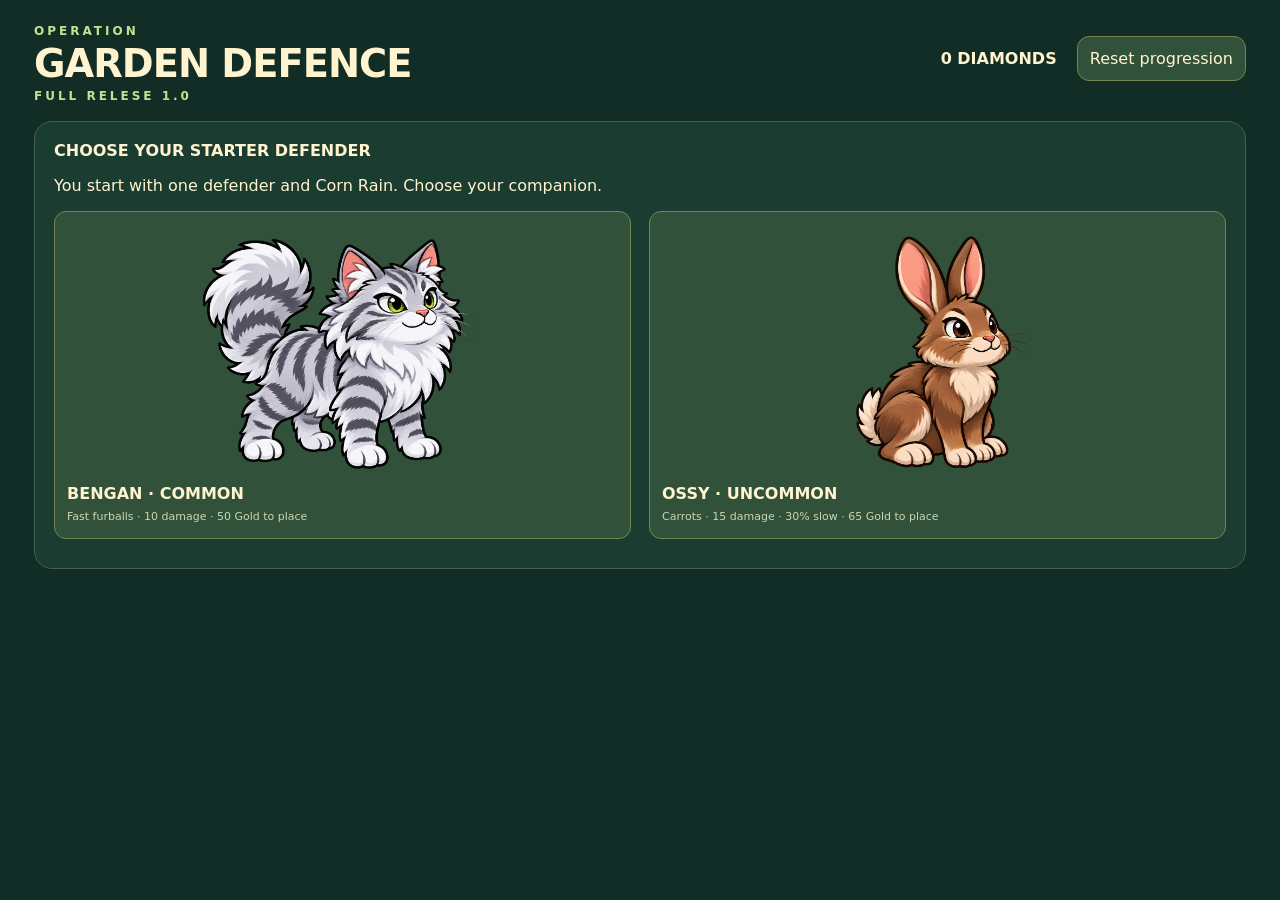
<file: garden-defence.html>
<!doctype html><html lang="en"><meta charset="utf-8"><meta name="viewport" content="width=device-width,initial-scale=1"><title>OPERATION GARDEN DEFENCE FULL RELESE 1.0</title><style>[hidden]{display:none!important}
*{box-sizing:border-box}body{margin:0;background:#112d26;color:#fff4cf;font-family:system-ui,sans-serif}main{max-width:1260px;margin:auto;padding:24px}header{display:flex;align-items:center;justify-content:space-between;margin-bottom:18px}h1{margin:3px 0;font-size:clamp(23px,3vw,40px);letter-spacing:-1px}.eyebrow{color:#bee492;font-size:12px;letter-spacing:3px;font-weight:800}.badge{background:#e6bd56;color:#24372b;padding:8px 15px;border-radius:8px;font-weight:900}.layout{display:grid;grid-template-columns:1fr 265px;gap:18px}.field{background:#234d36;border:2px solid #72945b;border-radius:18px;overflow:hidden;position:relative}canvas{width:100%;display:block;touch-action:none}.stats{display:flex;gap:24px;padding:15px 20px;background:#193b2c;font-weight:800}.panel{background:#1b3c31;padding:19px;border:1px solid #44624b;border-radius:18px}h2{font-size:16px;margin:0 0 14px}button{font:inherit;cursor:pointer;color:inherit;border:1px solid #718653;background:#31513a;border-radius:12px;padding:12px;text-align:left;width:100%;margin-bottom:10px}button:hover,button.selected{background:#496b40;border-color:#f4d277}button strong{display:block}button small{display:block;margin-top:6px;color:#cad7b2;font-size:11px;line-height:1.5}.primary{background:#efd16c;color:#243b2c;text-align:center;font-weight:900}.primary:hover{background:#ffe397}#hint{font-size:13px;min-height:44px;color:#dbdfb8;line-height:1.5}.legend{font-size:12px;color:#b8cba7;line-height:1.8;margin-top:18px}.footer{font-size:12px;color:#a8c4a5;margin-top:14px}.toolbar{display:flex;gap:8px}.toolbar button{width:auto;padding:7px 12px;font-size:12px;margin:0}@media(max-width:800px){main{padding:12px}.layout{grid-template-columns:1fr}.panel{display:grid;grid-template-columns:1fr 1fr;gap:8px}.panel h2,.panel #hint,.legend{grid-column:1/-1}button{margin:0}header{gap:10px}.stats{gap:16px;font-size:13px}}
#stationPanel{position:fixed;z-index:1000;left:50%;top:50%;transform:translate(-50%,-50%);width:min(920px,96vw);height:min(660px,94dvh);box-sizing:border-box;display:flex;flex-direction:column;gap:8px;padding:14px;box-shadow:0 0 0 100vmax #071c16d9;overflow:hidden}
#closeStation{flex-shrink:0;align-self:flex-start;width:auto;margin:0;padding:7px 12px;font-size:13px}
#stationContent{display:flex;flex-direction:column;gap:8px;flex:1;min-height:0;overflow:hidden}
.station-heading{display:flex;justify-content:space-between;gap:10px;align-items:center}.station-heading h2{margin:0;font-size:18px}.station-tabs{display:flex;gap:7px;flex-shrink:0}.station-tabs button{width:auto;margin:0;padding:7px 12px;font-size:13px}.station-grid{display:grid;grid-template-columns:repeat(2,minmax(0,1fr));grid-template-rows:repeat(2,minmax(0,1fr));gap:8px;flex:1;min-height:0}.station-card{background:#284c38;border:1px solid #60794a;border-radius:12px;padding:10px;display:flex;flex-direction:column;align-items:center;justify-content:space-between;gap:4px;min-width:0;min-height:0;text-align:center;overflow:hidden}.station-card strong{font-size:14px}.station-card small{font-size:12px;line-height:1.3}.station-card canvas{width:auto!important;height:min(70px,12dvh)!important;max-width:100%;object-fit:contain}.station-card button{margin:0;padding:7px;font-size:12px;width:100%}.station-nav{display:flex;align-items:center;justify-content:center;gap:12px;flex-shrink:0}.station-nav button{width:auto;margin:0;padding:7px 12px;font-size:12px}body.station-open{overflow:hidden}
@media(max-height:520px){#stationPanel{padding:8px;gap:4px}.station-card{padding:5px;gap:2px}.station-card canvas{height:40px!important}.station-card small{font-size:11px}.station-tabs button,.station-nav button{padding:4px 8px}#closeStation{padding:4px 8px}}

#battleMain{max-width:1450px}#battleMain .layout{grid-template-columns:150px minmax(0,1fr) 265px}.battle-stage{min-width:0}.battle-controls{align-self:start;background:#1b3c31;border:1px solid #44624b;border-radius:14px;padding:12px;position:sticky;top:12px}.battle-controls h2{font-size:12px}.battle-controls .toolbar{display:flex;flex-direction:column;gap:8px;margin-bottom:8px}.battle-controls .toolbar button{width:100%;padding:10px;font-size:12px;overflow-wrap:anywhere}@media(max-width:1000px){#battleMain .layout{grid-template-columns:120px minmax(0,1fr);gap:10px}#battleMain .layout>.panel{grid-column:1/-1}}@media(max-width:500px){#battleMain{padding:6px}#battleMain .layout{grid-template-columns:88px minmax(0,1fr);gap:6px}.battle-controls{padding:6px;top:6px}.battle-controls .toolbar button{padding:8px 5px;font-size:11px}.battle-controls h2{font-size:10px}.stats{gap:6px;padding:10px 6px;flex-wrap:wrap}}
body.defender-trial #battleMain .layout{grid-template-columns:minmax(0,1fr);gap:12px}
body.defender-trial #battleMain .battle-stage,body.defender-trial #battleMain .panel{grid-column:1}
body.defender-trial #battleMain .panel h2,body.defender-trial #battleMain .panel .section-note{display:none}
body.defender-trial #battleMain .battle-controls,body.defender-trial #battleMain .panel button:not(#leaveMission),body.defender-trial #battleMain .legend,body.defender-trial #resetProgression,body.defender-trial #battleMain .footer{display:none!important}
</style>
<main id="battleMain"><header><div><div class="eyebrow">OPERATION</div><h1>GARDEN DEFENCE</h1><div class="eyebrow">FULL RELESE 1.0</div></div><div style="display:flex;align-items:center;justify-content:flex-end;gap:10px;flex-wrap:wrap"><span class="badge">AUTOSAVE</span><button id="resetProgression" style="width:auto;margin:0;padding:8px 10px;font-size:12px;border-color:#b78067">↺ Reset progression</button></div></header><div class="layout"><aside class="battle-controls" aria-label="Match controls"><h2>MATCH CONTROLS</h2><div class="toolbar"><button id="upgradeDefender">Upgrade · 100 / 400 / 800G</button><button id="moveDefender">Move defender</button><button id="deleteDefender">Sell · half base price</button></div><div class="toolbar"><button id="pause">Ⅱ Pause</button><button id="reset">↻ Restart mission</button></div></aside><section class="battle-stage"><div class="field"><div class="stats"><span id="hp"></span><span id="cash"></span><span id="wave"></span></div><canvas id="game" width="1000" height="650" aria-label="Battle map. Select and place your defenders."></canvas></div><div style="display:flex;align-items:center;gap:14px;background:#1b3c31;border:1px solid #718653;border-radius:14px;padding:12px;margin-top:12px"><img id="chickPortrait" alt="General Chick" style="width:78px;height:92px;object-fit:contain"><div><strong>GENERAL CHICK</strong><p aria-live="polite" id="chickComment" style="margin:6px 0;color:#f6df9a">Welcome, general!</p></div></div><div class="footer">Choose a defender and click on the grass. Move defenders between waves only. E: next wave · Q: Auto Wave · 1 / 2 / 3: select an ability · click to use.</div></section><aside class="panel"><h2>YOUR DEFENDERS</h2><button id="bengan"><strong>🐈 BENGAN <span style="float:right">50 🪙</span></strong><small>COMMON · Fast furballs<br>10 damage per hit</small><small id="variantStatus-bengan"></small></button><button id="variant-bengan" hidden>Switch variant</button><button id="ossy"><strong>🐇 OSSY <span style="float:right">65 🪙</span></strong><small>UNCOMMON · Slow carrot attacks<br>15 damage · 30% slow for 1.8s</small><small id="variantStatus-ossy"></small></button><button id="variant-ossy" hidden>Switch variant</button><button id="pelle" style="border-color:#bd84eb"><strong>🐈 PELLE <span style="float:right">120 🪙</span></strong><small style="color:#dbb0ff">EPIC · Brown kitten<br>Big jump every 2 seconds<br>25 damage around landing</small><small id="variantStatus-pelle"></small></button><button id="variant-pelle" hidden>Switch variant</button><button id="skrutt" style="border-color:#75b9f0"><strong>🐇 SKRUTT <span style="float:right">90 🪙</span></strong><small>RARE · Dark-brown baby rabbit<br>Grass laser: 1 damage every 0.1s<br>10 damage/second to one enemy</small><small id="variantStatus-skrutt"></small></button><button id="variant-skrutt" hidden>Switch variant</button><button id="hannie" style="border-color:#f4cc53"><strong>🐕 HANNIE <span style="float:right">800 🪙</span></strong><small style="color:#ffe397">LEGENDARY · Beige dog<br>Red boomerang ball every 2 seconds<br>50 damage out · 50 damage back</small><small id="variantStatus-hannie"></small></button><button id="variant-hannie" hidden>Switch variant</button><button id="jeff" hidden style="border-color:#f4cc53"><strong>🦎 JEFF <span style="float:right">900 🪙</span></strong><small>LEGENDARY · Blueberry Poison Dart<br>Very long range · one dart per second<br>20 + 15 + 10 + 5 damage · 20% chain chance</small><small id="variantStatus-jeff"></small></button><button id="variant-jeff" hidden>Switch variant</button><button id="albus" style="border-color:#bd84eb"><strong>🐈 ALBUS <span style="float:right">200 🪙</span></strong><small style="color:#dbb0ff">EPIC · Short range<br>10 damage per scratch · two quick scratches<br>0.3s between scratches · 0.8s rest</small><small id="variantStatus-albus"></small></button><button id="variant-albus" hidden>Switch variant</button><button id="kattis" style="border-color:#75b9f0"><strong>🐈 KATTIS <span style="float:right">100 🪙</span></strong><small>RARE · Black-and-orange kitten<br>Cat toy sweeps in a cone<br>8 damage · one sweep every 0.5s<br>20% slow for 1s</small><small id="variantStatus-kattis"></small></button><button id="variant-kattis" hidden>Switch variant</button><h2 style="margin-top:12px">ABILITIES</h2><div id="abilitySlots" style="grid-column:1/-1"></div><p style="font-size:12px">Change equipped abilities in the lobby Inventory.</p><p id="hint">Welcome, general! Place your defense and start the first wave.</p><button id="leaveMission">Return to lobby</button><button class="primary" id="next">▶ START WAVE 1</button><button id="autoWave">[Q] Auto Wave: OFF</button><div class="legend">ENEMY INTEL<br>🐌 Killer Snail · 75 HP · normal<br>🪲 Beetle · 180 HP · slow<br>🕷️ Spider · 60 HP · very fast<br><br>🐀 Rat · From wave 11<br>120 HP · very fast<br>Teleports a short distance every 2 seconds.<br>15G · 15 damage to the Garden<br><br>🦂 SCORPION KING · Wave 10<br>5 000 HP · very slow<br>Stuns the nearest defender for 4s every 10 seconds.<br>Boss reward: 100G · Garden damage: 100<br><br>🐀👑 RAT KING · Wave 20<br>12 000 HP · one rat from the entrance every second<br>Pauses 0.5s before jumping · stuns nearby defenders for 5s.<br><br>🐛 Millipede · Wave 21+<br>600 HP · normal speed · 25G<br>CENTIPEDE · Wave 30<br>30 000 HP · normal boss speed<br>10 segments · pushes every 6 seconds<br>200G · 100 Garden damage<br><br>🐝 Bees · From wave 32<br>150 HP · fast · flying<br>20% chance for shots to miss<br>15G · 15 Garden damage<br><br>🐝👑 QUEEN BEE · Wave 40<br>75 000 HP · very slow<br>Drops a hive behind her every 20 seconds<br>Hive: 8,000 HP · one bee every 3 seconds<br>Queen Bee: 250G · Hive: 30G<br><br>🐌 MEGA SNAIL · Wave 50<br>100 000 HP · shell every 15 seconds<br>Stops and becomes invulnerable for 3s · heals 1,000 HP<br>300G · 100 Garden damage<br><br>🪲 BEETLE TITAN · Wave 100<br>400,000 HP · solo boss · very slow<br>10s unshielded → 5s shield (50% damage blocked), repeating.<br><br>Protect the Garden with 100 HP.<br><br>GOLD REWARDS<br>Snail: +10G · Spider: +5G<br>Beetle: +20G · Rat: +15G<br>Rat King: +150G<br>Cleared wave: always +30G.</div></aside></div></main><main id="lobbyMain" hidden><header><div><div class="eyebrow">OPERATION</div><h1>GARDEN DEFENCE</h1><div class="eyebrow">FULL RELESE 1.0</div></div><div><strong id="diamondCount">0 DIAMONDS</strong> <button id="lobbyReset" style="width:auto;margin-left:15px">Reset progression</button></div></header><section id="starterScreen" class="panel"><h2>CHOOSE YOUR STARTER DEFENDER</h2><p>You start with one defender and Corn Rain. Choose your companion.</p><div style="display:flex;gap:18px;flex-wrap:wrap"><button id="chooseBengan" style="flex:1;min-width:200px"><canvas id="starterBengan" width="320" height="260" style="width:100%;max-width:320px;margin:auto"></canvas><strong>BENGAN · COMMON</strong><small>Fast furballs · 10 damage · 50 Gold to place</small></button><button id="chooseOssy" style="flex:1;min-width:200px"><canvas id="starterOssy" width="320" height="260" style="width:100%;max-width:320px;margin:auto"></canvas><strong>OSSY · UNCOMMON</strong><small>Carrots · 15 damage · 30% slow · 65 Gold to place</small></button></div></section><section id="lobbyRoom" hidden><div class="field"><canvas id="lobbyCanvas" width="1000" height="600" aria-label="Garden Defence lobby. Move General Chick with WASD, arrow keys or click. Merge on the left, six Play portals at the top, Shop on the right."></canvas></div><p id="lobbyMessage" aria-live="polite">Welcome to the lobby!</p><div id="missionButtons" style="display:grid;grid-template-columns:repeat(auto-fit,minmax(130px,1fr));gap:8px"></div><div style="display:flex;gap:10px"><button id="openParty" hidden>PARTY</button><button id="openInventory">INVENTORY</button><button id="openMerge">MERGE</button><button id="openShop">SHOP</button></div><dialog id="partyRoom" style="color:#fff1cc;background:#173c2b;border:2px solid #d9b85d;border-radius:14px;padding:20px;width:min(420px,90vw)"><h2>PARTY</h2><p id="partyInfo" aria-live="polite"></p><div id="partyJoin"><button id="partyCreate">Create room</button><p><input id="partyCode" aria-label="Room code" maxlength="8" placeholder="Room code"> <button id="partyJoinButton">Join</button></p></div><div id="partyChoices" hidden><label>Boss wave <select id="partyGoal"><option>10</option><option>20</option><option>30</option><option>40</option><option>50</option><option>100</option></select></label> <button id="partyStartButton">Start</button></div><p><button id="partyLeave">Back to lobby</button></p></dialog><div class="footer">Move General Chick: WASD / arrow keys / click. Walk into PLAY, SHOP or MERGE to enter automatically.</div></section><section id="stationPanel" class="panel" hidden><button id="closeStation">← BACK TO LOBBY</button><div id="stationContent"></div></section></main>
<script>
let missionGoal=10,lobbyProfile;
const canvas=document.querySelector('canvas'),ctx=canvas.getContext('2d'),$=id=>document.getElementById(id);
let path=[[-40,320],[175,320],[175,145],[440,145],[440,495],[710,495],[710,280],[960,280]];
const battlePath=path;
const trialPath=[[365,310],[635,310],[635,440],[365,440],[365,310]];
let defenderTrial=null;
const kinds={beetletitan:{hp:400000,speed:12,damage:100,reward:500,icon:"🪲"},megasnail:{hp:100000,speed:12,damage:100,reward:300,icon:'🐌'},queenbee:{hp:75000,speed:12,damage:100,reward:250,icon:'🐝'},hive:{hp:8000,speed:0,damage:0,reward:30,icon:'🍯'},bee:{hp:150,speed:90,damage:15,reward:15,icon:'🐝'},centipede:{hp:30000,speed:12,damage:100,reward:200,icon:'🐛'},millipede:{hp:600,speed:49,damage:20,reward:25,icon:'🐛'},ratking:{hp:12000,speed:12,damage:100,reward:150,icon:'🐀'},rat:{hp:120,speed:105,damage:15,reward:15,icon:'🐀'},scorpion:{hp:5000,speed:12,damage:100,reward:100,icon:'🦂'},snail:{hp:75,speed:49,damage:10,reward:10,icon:'🐌'},beetle:{hp:180,speed:29,damage:20,reward:20,icon:'🪲'},spider:{hp:60,speed:105,damage:25,reward:5,icon:'🕷️'}};
const abilityDefs={brainfreeze:{name:'🥤 Soda Brainfreeze',max:2,cd:15,scope:'match',desc:'Freeze one enemy for 5s · target takes half damage · 2 uses/match'},corn:{name:'🌽 Corn Rain',max:5,cd:8,desc:'10 damage × 3 · 5 uses/wave'},cucumber:{name:'🥒 Cucumber Slow Bomb',max:3,cd:12,desc:'40% slow · pool 5s · 3 uses/wave'},juice:{name:'🧃 Support Juice',max:3,cd:12,desc:'+20% attack speed and +5 damage for 4s · 3 uses/wave'}};
let cucumberOwned=false,juiceOwned=false;try{cucumberOwned=localStorage.getItem('garden-defense.cucumber-owned')==='1';juiceOwned=localStorage.getItem('garden-defense.juice-owned')==='1'}catch{}
let equipped=['corn'],abilityState={},puddles=[];
function resetAbilities(){puddles=[];for(const [id,def]of Object.entries(abilityDefs))abilityState[id]={uses:def.max,cd:0};}
function ownsAbility(id){if(actingGuest)return Object.hasOwn(actingGuest.abilities,id);return id==='corn'||!!lobbyProfile?.abilities?.includes(id);}
function abilityUI(){const slots=$('abilitySlots'),signature=equipped.join('|');if(slots.dataset.signature!==signature){slots.dataset.signature=signature;slots.innerHTML=equipped.map((id,i)=>'<button id="ability-'+id+'"><strong>['+(i+1)+'] '+abilityDefs[id].name+'</strong><small>'+abilityDefs[id].desc+'</small><small id="status-'+id+'"></small></button>').join('');for(const id of equipped)$('ability-'+id).onclick=()=>select(id);}for(const id of equipped){const state=abilityState[id];$('status-'+id).textContent=state.uses+'/'+abilityDefs[id].max+' uses/'+(abilityDefs[id].scope==='match'?'match':'wave')+' · '+(state.cd>0?Math.ceil(state.cd)+'s cooldown':'Ready');$('ability-'+id).classList.toggle('selected',selected===id);}}
function canCast(id){return !over&&!paused&&active&&ownsAbility(id)&&equipped.includes(id)&&abilityState[id].uses>0&&abilityState[id].cd<=0;}
function castAbility(id,x,y){if(!canCast(id)){selected=null;$('hint').textContent='Ability not ready, no uses left, or the wave has not started.';ui();return}if(id==='brainfreeze'){const enemy=enemies.filter(e=>!e.dead&&enemyDistance(e,x,y)<45).sort((a,b)=>enemyDistance(a,x,y)-enemyDistance(b,x,y))[0];if(!enemy){$('hint').textContent='Click an enemy to freeze it.';return}enemy.freezeRemaining=5;}else if(id==='juice'){const defender=towers.find(t=>Math.hypot(t.x-x,t.y-y)<45);if(!defender){$('hint').textContent='Click one of your defenders to give them juice.';return}defender.buff=4;}else if(id==='corn')effects.push({x,y,age:0,hits:0});else puddles.push({x,y,remaining:5});abilityState[id].uses--;abilityState[id].cd=abilityDefs[id].cd;chickSay(id==='corn'?'cornUsed':id==='cucumber'?'cucumberUsed':id==='brainfreeze'?'freezeUsed':'juiceUsed',{},75,5,1);selected=null;$('hint').textContent=abilityDefs[id].name+' activated!';ui();}
let placementPointer=null;
const defenderPrices={bengan:50,ossy:65,pelle:120,skrutt:90,hannie:800,albus:200,kattis:100,jeff:900};
function sellValue(t){return Math.round((defenderPrices[t.type]||0)/10)*5;}
const chickLines={
corn:['Use Corn Rain! That crowd is begging for a corn shower!','Corn Rain is ready! Turn that cluster into popcorn!','Three hits. One patch. Corn Rain time!','Forecast: a very local corn storm! Aim at the crowd.'],
stun:['Oh no! {name} is stunned! Hold the line!','{name} needs a moment! Cover that defender!','Wake up, {name}! The Garden needs you!','{name} cannot attack right now. Protect that gap!'],
recovered:['{name} is back in action!','Shake it off, {name}! Welcome back!','{name} is ready for round two!'],
hurt:['They reached the Garden! Patch that hole in our defense!','Ouch! The Garden took a hit. We need more coverage!','A visitor without an invitation! Stop the next one!'],
critical:['The Garden is in trouble! Every hit matters now!','Low Garden HP! This is our last stand!','No room for mistakes. Protect those vegetables!'],
scorpion:['Scorpion King is here! Watch out for those stuns!','That crown does not impress me. Those pincers do!','Scorpion King! Keep your damage spread across defenders.'],
ratking:['Rat King has arrived! His rat army will keep growing!','Watch the royal jump! Nearby defenders could be stunned!','A cheese belt? Seriously? Stop that king!'],
centipede:['Centipede incoming! Ten segments, one huge problem!','Hold your positions! Centipede can push defenders away!','So many legs. Still only one crown to take down!'],
queenbee:['Queen Bee is here! Do not let her build a hive empire!','Royal buzzing detected! Keep an eye on those hives!','That is one VERY large bee. Defenders, ready!'],
megasnail:['Mega Snail! Slow and steady is NOT winning today!','That shell means trouble. Watch for its healing phase!','A snail the size of a shed? Now I have seen everything!'],
shell:['Mega Snail is in its shell! It cannot take damage right now!','That shell is healing Mega Snail. Get ready for it to open!','Shell closed! Save your big hits for when it opens!'],
hive:['A hive! Destroy it before the bee traffic gets worse!','That hive is making reinforcements. Shut it down!','New hive detected! No free housing in MY Garden!'],
jump:['Rat King is winding up! Brace for the landing!','Royal air traffic! Rat King is about to slam down!','That jump is no victory dance. Watch the landing!'],
pushed:['{name} got pushed! It returns to its spot after the wave!','Centipede moved {name}! Cover the new gap!'],
upgrade:['{name} just leveled up! Bigger reach, bigger trouble for pests!','Nice upgrade! {name} is looking dangerous!','{name} got stronger! Gold well spent!'],
maxlevel:['{name} reached level 4! Maximum fluff power!','Level 4 {name}! That is one serious defender!'],
placed:['{name}, welcome to the front line!','A little more fluff. A lot more firepower! Go, {name}!','Good spot for {name}! Let us see those attacks!'],
buff:['Juice delivery! {name} is powered up!','{name} has the juice! Four seconds of extra trouble!'],
cornUsed:['Corn incoming! Mind your feathers!','Pop, pop, POP! That is how we garden!','You ordered a corn shower. I delivered!'],
cucumberUsed:['Cucumber splat! Slow lane is now open!','A refreshing puddle. A terrible shortcut for pests!','The cucumber traffic jam is ready!'],
juiceUsed:['Support Juice served! Make those seconds count!','Fresh juice, extra punch! Let us go!'],
waveStart:['Wave {wave}! Defenders, do your thing!','Here comes wave {wave}. Nobody touches my vegetables!','Wave {wave}. Feathers up, eyes forward!','New wave, same mission: protect the Garden!'],
waveClear:['Wave cleared! Give those paws a round of applause!','Thirty Gold and a moment to breathe. Nicely done!','Another wave down! Check your upgrades before the next one!','The Garden is still ours! Good work, team!'],
win:['Mission complete! Those Diamonds are well earned!','Victory! The Garden sends its thanks. And Diamonds!','Back to the lobby, champions! You earned this!'],
lose:['We lost this round, not our fighting spirit. Try again!','No Diamonds this time. Let us rethink that defense!','Even generals have rough days. We will be back!'],
bees:['Those bees can dodge shots! Keep your damage coming!','Buzzing overhead! Watch those slippery flyers!'],
rats:['Blinking rats! Do not leave a gap near the Garden!','Those rats teleport. That is definitely cheating!'],
crowd:['That path is getting crowded! More defenders could help!','Quite the pest parade. Let us cancel it!'],
nearGarden:['They are getting close! Stop the front runners!','Incoming at the Garden gate! All paws on deck!'],
bossWeak:['The boss is nearly down! Keep going!','That royal health bar is looking much smaller! Finish it!'],
idle:['Tiny paws. Huge responsibility.','Our Garden. Our rules.','Those pests picked the wrong vegetable patch.','I believe in this team. Even the sleepy cats.','A carrot saved is a victory earned.','Remember: feathers are temporary. Glory is forever.','No pest gets a free salad on my watch!','Every good defense starts with a little planning.','I may be a chicken, but I am not backing down!','The Garden grows. Our enemies regret their choices.','Keep your feathers calm and your defenses ready.','We are not just growing carrots. We are growing legends!','A good formation is worth a whole bag of seeds.'],
buy:['You own {name} and can place one for {gold}G!','Room for more help? {name} costs {gold}G to place.'],
ready:['Your first wave awaits. Place a defender and press E!','Check your range circles, then send in the pests!'],
noCorn:['Corn Rain is out of uses for this wave. Your defenders have got this!','No more corn this wave! Keep the defense strong.']
};
chickLines.freezeUsed=['Brainfreeze! That pest needs to chill.','Frozen solid! Remember, it takes half damage for now.'];
Object.assign(chickLines,{"halfMission":["Halfway through the mission! Keep those paws working!"],"finalWave":["Final wave! Give this Garden a grand finale!"],"lastPest":["One pest left! Somebody show it the exit!"],"eliteSquad":["Three Elites on the field! Now THAT is a fluffy task force!"],"maxSquad":["Every defender is level four! Maximum fluff, maximum power!"],"soloHero":["One defender, a whole pest parade. Our hero could use a friend!"],"hiveCity":["Three hives?! This is a Garden, not a bee hotel!"],"slowParade":["Look at that traffic jam! Those pests forgot their running shoes!"],"emptyWallet":["The Gold purse is nearly empty. Make every shot count!"],"mixedSquad":["Five different defenders! That is a whole pet rescue squad!"]});
let chickSpeech={lastTime:-1,until:0,priority:0,cooldowns:{},counts:{},seenBosses:new WeakSet(),towerState:new WeakMap(),hp:100,wave:0,active:false,towerCount:0};
function chickSay(key,values={},priority=40,hold=5,cooldown=12){if(!chickLines[key])return false;const state=chickSpeech;if(state.cooldowns[key]>time||state.until>time&&state.priority>priority)return false;const list=chickLines[key],index=state.counts[key]||0;state.counts[key]=index+1;state.cooldowns[key]=time+cooldown;state.until=time+hold;state.priority=priority;let line=list[index%list.length];for(const [k,v]of Object.entries(values))line=line.split('{'+k+'}').join(String(v));$('chickComment').textContent=line;return true;}
function chickAdvice(){if(time<chickSpeech.lastTime){chickSpeech={lastTime:-1,until:0,priority:0,cooldowns:{},counts:chickSpeech.counts,seenBosses:new WeakSet(),towerState:new WeakMap(),hp:hp,wave:0,active:false,towerCount:0};}const state=chickSpeech;state.lastTime=time;
if(hp<state.hp)chickSay(hp<=30?'critical':'hurt',{},100,6,5);state.hp=hp;
for(const t of towers){const prev=state.towerState.get(t);if((t.stunned||0)>0&&(!prev||prev.stunned<=0||t.stunned>prev.stunned+.2))chickSay('stun',{name:t.type.toUpperCase()},90,5,3);else if(prev?.stunned>0&&!(t.stunned>0))chickSay('recovered',{name:t.type.toUpperCase()},65,4,5);if(t.home&&!prev?.home)chickSay('pushed',{name:t.type.toUpperCase()},80,5,5);if(t.buff>0&&!(prev?.buff>0))chickSay('buff',{name:t.type.toUpperCase()},65,4,4);state.towerState.set(t,{stunned:t.stunned||0,home:!!t.home,buff:t.buff||0});}
if(active&&wave!==state.wave)chickSay('waveStart',{wave},55,4,1);if(!active&&state.active&&hp>0)chickSay('waveClear',{},60,5,2);state.wave=wave;state.active=active;
if(towers.length>state.towerCount&&towers.length)chickSay('placed',{name:towers.at(-1).type.toUpperCase()},45,4,3);state.towerCount=towers.length;
const boss=enemies.find(e=>['scorpion','ratking','centipede','queenbee','megasnail','beetletitan'].includes(e.type)&&!e.dead);if(boss&&!state.seenBosses.has(boss)){if(chickSay(boss.type,{},85,6,5))state.seenBosses.add(boss);}if(state.until>time)return;
if(over){chickSay('lose',{},80,7,10);return;}if(boss?.shellRemaining>0&&chickSay('shell',{},85,5,10))return;if(boss?.type==='ratking'&&boss.phase&&chickSay('jump',{},85,4,8))return;if(boss&&boss.hp/enemyMaxHp(boss.type)<.15&&chickSay('bossWeak',{},75,5,15))return;
if(enemies.some(e=>e.type==='hive'&&!e.dead)&&chickSay('hive',{},75,6,20))return;
const front=enemies.some(e=>!e.dead&&e.segment===path.length-1&&e.x>800);if(front&&chickSay('nearGarden',{},80,5,12))return;
const clustered=enemies.some(e=>!e.dead&&enemies.filter(other=>!other.dead&&Math.hypot(e.x-other.x,e.y-other.y)<95).length>=3);if(clustered&&canCast('corn')&&chickSay('corn',{},70,5,15))return;
const names={10:'Scorpion King',20:'Rat King',30:'Centipede',40:'Queen Bee',50:'Mega Snail'},nextBoss=[10,20,30,40,50].find(n=>n>wave);if(nextBoss&&nextBoss-wave<=2&&!(state.cooldowns.bossSoon>time)){state.cooldowns.bossSoon=time+24;state.until=time+6;state.priority=55;$('chickComment').textContent=names[nextBoss]+' arrives on wave '+nextBoss+'! Get ready for a royal rumble!';return;}
const special=active?[
['finalWave',wave===missionGoal],['halfMission',wave===Math.floor(missionGoal/2)],
['lastPest',queue.length===0&&enemies.filter(e=>!e.dead).length===1],
['eliteSquad',towers.filter(t=>t.elite).length>=3],
['maxSquad',towers.length>=2&&towers.every(t=>t.level===4)],
['soloHero',towers.length===1&&enemies.filter(e=>!e.dead).length>=5],
['hiveCity',enemies.filter(e=>!e.dead&&e.type==='hive').length>=3],
['slowParade',enemies.filter(e=>!e.dead&&(e.slow>0||e.kattisSlow>0||e.eliteOssySlow>0)).length>=4],
['emptyWallet',money<50&&towers.length>0],
['mixedSquad',new Set(towers.map(t=>t.type)).size>=5]
]:[];for(const [key,condition]of special)if(condition&&chickSay(key,{},50,6,60))return;
if(enemies.some(e=>e.type==='bee')&&chickSay('bees',{},35,5,30))return;if(enemies.some(e=>e.type==='rat')&&chickSay('rats',{},35,5,30))return;if(enemies.length>=12&&chickSay('crowd',{},45,5,20))return;
if(active&&equipped.includes('corn')&&abilityState.corn.uses===0&&chickSay('noCorn',{},35,5,35))return;
const owned=Object.entries(defenderPrices).filter(([id,cost])=>cost<=money&&lobbyProfile?.unlocked?.includes(id)).sort((a,b)=>b[1]-a[1]);if(owned.length&&chickSay('buy',{name:owned[0][0].toUpperCase(),gold:owned[0][1]},20,5,35))return;
if(!wave&&chickSay('ready',{},20,6,30))return;chickSay('idle',{},10,7,7);
}
function waveSize(n){return 5+n*3+Math.floor(n/5)*3;}
function waveGroupSize(n){return Math.min(6,1+Math.floor(n/4));}
function waveSpawnGap(n){return n<4?Math.max(.85,1.4-n*.06):Math.max(.7,1.7-n*.025);}
function drawLevelBadge(t){if(editMode!=='upgrade')return;ctx.save();circle(t.x+24,t.y-38,17,'#173d2b');ctx.strokeStyle=(t.level||1)===4?'#e0b3ff':'#ffe28b';ctx.lineWidth=3;ctx.beginPath();ctx.arc(t.x+24,t.y-38,17,0,Math.PI*2);ctx.stroke();ctx.fillStyle='#fff3b8';ctx.font='bold 22px system-ui';ctx.textAlign='center';ctx.textBaseline='middle';ctx.fillText(String(t.level||1),t.x+24,t.y-37);ctx.restore();}
function defenderRange(t){return (t.type==='jeff'?340:t.type==='albus'?85:t.type==='kattis'?(t.elite?145:110):165)*Math.pow(1.2,(t.level||1)-1);}
function defenderDamage(t,base,buffed){return base*Math.pow(1.2,(t.level||1)-1)+(buffed?5:0);}
function upgradeDefender(t){const level=t.level||1;if(level>=4){$('hint').textContent=t.type.toUpperCase()+' is already at max level 4!';return false}const cost=[100,400,800][level-1];if(money<cost){$('hint').textContent='Upgrade to level '+(level+1)+' costs '+cost+'G.';return false}money-=cost;t.level=level+1;chickSay(t.level===4?'maxlevel':'upgrade',{name:t.type.toUpperCase()},70,5,1);$('hint').textContent=t.type.toUpperCase()+' is now level '+t.level+'! +20% damage and range.';saveMatch();return true;}
let autoWave=false,autoTimer=0,editMode=null,movingDefender=null;
let partyMatch=null, actingGuest=null;
function awardGold(amount){
  money+=amount;
  if(partyMatch?.host)for(const id of Object.keys(partyMatch.guestGold))partyMatch.guestGold[id]+=amount;
}
function enemyMaxHp(type){return kinds[type].hp*(partyMatch?.count||1);}
let impacts=[],hp,money,wave,enemies,towers,shots,effects,queue,spawn,active,selected,cooldown,paused,over,time,chick,target,keys={};
function reset(){autoWave=false;autoTimer=0;editMode=null;movingDefender=null;equipped=['corn'];resetAbilities();impacts=[];hp=100;money=150;wave=0;enemies=[];towers=[];shots=[];effects=[];queue=[];spawn=0;active=false;selected=null;cooldown=0;paused=false;over=false;time=0;chick={x:835,y:390};target=null;$('hint').textContent='Welcome, general! Place your defense and start the first wave.';$('pause').textContent='Ⅱ Pause';ui()}
function ui(){if(defenderTrial){$('hp').textContent='∞ Training dummy';$('cash').textContent='Damage: '+Math.round(defenderTrial.damage);$('wave').textContent=defenderTrial.id.toUpperCase()+' · FREE TRIAL';return;}if(typeof lobbyProfile!=='undefined'&&lobbyProfile?.collection)collectionUI();if(typeof lobbyProfile!=='undefined'){for(const id of Object.keys(defenderPrices))$(id).hidden=lobbyProfile.scene==='battle'&&!lobbyProfile.unlocked.includes(id);}chickAdvice();$('autoWave').textContent='[Q] Auto Wave: '+(autoWave?'ON':'OFF')+(autoWave&&autoTimer>0?' · '+Math.ceil(autoTimer)+'s':'');$('upgradeDefender').classList.toggle('selected',editMode==='upgrade');$('moveDefender').classList.toggle('selected',editMode==='move');$('moveDefender').disabled=active;$('moveDefender').textContent=active?'Move · between waves only':'Move defender';$('deleteDefender').classList.toggle('selected',editMode==='delete');$('hp').textContent='🌱 Garden '+hp+'/100';$('cash').textContent='🪙 '+money;$('wave').textContent='⚑ Wave '+wave;abilityUI();$('next').textContent=over?'GARDEN LOST — RESTART':active?'WAVE '+wave+' IN PROGRESS':'▶ START WAVE '+(wave+1);for(const id of ['bengan','ossy','pelle','skrutt','hannie','albus','kattis','jeff'])$(id).classList.toggle('selected',selected===id)}
function select(id){if(over)return;editMode=null;movingDefender=null;if(abilityDefs[id]&&!canCast(id)){$('hint').textContent='Start a wave, wait for the cooldown and check your remaining uses.';return}selected=selected===id?null:id;$('hint').textContent=abilityDefs[selected]?(selected==='juice'?'Click the defender who should receive juice.':selected==='brainfreeze'?'Click an enemy to freeze it.':'Click the area where you want to use the ability.'):selected?'Place '+selected.toUpperCase()+' on empty grass.':'Select a defender or an ability.';ui()}
for(const id of ['bengan','ossy','pelle','skrutt','hannie','albus','kattis','jeff'])$(id).onclick=()=>select(id);
$('autoWave').onclick=()=>{if(partyMatch&&!partyMatch.host){partySend({op:'action',kind:'auto'});return;}if(over)return;autoWave=!autoWave;autoTimer=autoWave&&!active?2:0;ui()};
for(const [id,mode]of [['moveDefender','move'],['deleteDefender','delete'],['upgradeDefender','upgrade']])$(id).onclick=()=>{if(over||paused)return;if(mode==='move'&&active){$('hint').textContent='You can only move defenders between waves.';return;}editMode=editMode===mode?null:mode;selected=null;movingDefender=null;$('hint').textContent=editMode==='upgrade'?'Click a defender to upgrade. Level 2: 100G · Level 3: 400G · Level 4: 800G.':editMode==='move'?'Select a defender, then click empty grass. Escape cancels.':editMode==='delete'?'Click a defender to sell: half the base price, rounded to the nearest 5G. Levels add no extra value.':'Editing cancelled.';ui()};
$('reset').onclick=reset;$('pause').onclick=()=>{paused=!paused;$('pause').textContent=paused?'▶ Resume':'Ⅱ Pause'};
$('next').onclick=()=>{if(partyMatch&&!partyMatch.host){partySend({op:'action',kind:'wave'});return;}if(over){reset();return}if(active||paused)return;wave++;autoTimer=0;selected=null;if(editMode==='move'){editMode=null;movingDefender=null;}for(const [id,def]of Object.entries(abilityDefs))if(def.scope!=='match'){abilityState[id].uses=def.max;for(const guest of Object.values(partyMatch?.guests||{}))if(guest.abilities[id])guest.abilities[id].uses=def.max;}active=true;queue=wave===100?['beetletitan']:wave===20?[]:Array.from({length:waveSize(wave)},(_,i)=>wave>31&&i%4===1?'bee':wave>=21&&i%5===3?'millipede':wave>10&&i%4===0?'rat':wave>=3&&i%4===2?'spider':wave>=2&&i%3===1?'beetle':'snail');if(wave===10)queue.unshift('scorpion');if(wave===20)queue.unshift('ratking');if(wave===30)queue.unshift('centipede');if(wave===40)queue.unshift('queenbee');if(wave===50)queue.unshift('megasnail');spawn=0;$('hint').textContent=wave===100?'BEETLE TITAN SOLO! '+enemyMaxHp('beetletitan').toLocaleString('en-US')+' HP · shields block half damage for 5s after every 10s unshielded.':wave===50?'MEGA SNAIL! '+enemyMaxHp('megasnail').toLocaleString('en-US')+' HP · invulnerable shell and healing!':wave===40?'QUEEN BEE! '+enemyMaxHp('queenbee').toLocaleString('en-US')+' HP · destroy the hives!':wave===30?'CENTIPEDE! '+enemyMaxHp('centipede').toLocaleString('en-US')+' HP · ten segments · pushes defenders!':wave===20?'RAT KING! '+enemyMaxHp('ratking').toLocaleString('en-US')+' HP · rats every second · watch the jump!':wave===10?'SCORPION KING! '+enemyMaxHp('scorpion').toLocaleString('en-US')+' HP · stuns the nearest defender every 10 seconds.':'Incoming from the west! Protect the Garden.';ui()};
function distanceSegment(x,y,a,b){let dx=b[0]-a[0],dy=b[1]-a[1];if(dx===0&&dy===0)return Math.hypot(x-a[0],y-a[1]);let t=Math.max(0,Math.min(1,((x-a[0])*dx+(y-a[1])*dy)/(dx*dx+dy*dy)));return Math.hypot(x-a[0]-t*dx,y-a[1]-t*dy)}
canvas.onpointermove=e=>{const r=canvas.getBoundingClientRect();placementPointer={x:(e.clientX-r.left)*1000/r.width,y:(e.clientY-r.top)*650/r.height};};canvas.onpointerleave=()=>placementPointer=null;
canvas.onpointerdown=e=>{if(over||paused)return;const r=canvas.getBoundingClientRect(),x=(e.clientX-r.left)*1000/r.width,y=(e.clientY-r.top)*650/r.height;handleBattleClick(x,y);};
function handleBattleClick(x,y){if(defenderTrial)return;
if(partyMatch&&!partyMatch.host){
  if(selected||editMode)partySend({op:'action',kind:'click',selected,mode:editMode,x,y});
  else target={x,y};
  if(selected)selected=null;
  ui();return;
}if(editMode==='move'&&active){editMode=null;movingDefender=null;$('hint').textContent='You can only move defenders between waves.';ui();return;}if(editMode){if(!movingDefender){const t=towers.find(t=>(t.guestOwner??null)===(actingGuest?.id??null)&&Math.hypot(t.x-x,t.y-y)<36);if(!t){$('hint').textContent='Click a defender.';return}if(editMode==='upgrade'){upgradeDefender(t);}else if(editMode==='delete'){const refund=sellValue(t);money+=refund;towers=towers.filter(d=>d!==t);editMode=null;saveMatch();$('hint').textContent=t.type.toUpperCase()+' sold for '+refund+'G.';}else{movingDefender=t;$('hint').textContent='Click empty grass for the new position.';}}else{const t=movingDefender;if(path.slice(1).some((p,i)=>distanceSegment(x,y,path[i],p)<58)||towers.some(other=>other!==t&&Math.hypot(x-other.x,y-other.y)<53)||x>880||x<28||y<30||y>620){$('hint').textContent='Choose empty grass away from the path.';return}if(t.home){$('hint').textContent='Centipede pushed this defender. You can move it after the wave.';movingDefender=null;return}t.x=x;t.y=y;t.jump=null;t.laserTarget=null;movingDefender=null;editMode=null;$('hint').textContent='Defender moved.';}ui();return;}if(abilityDefs[selected]){castAbility(selected,x,y);}else if(selected){if(lobbyProfile.scene==='battle'&&!(actingGuest?.defenders??lobbyProfile.unlocked).includes(selected)){$('hint').textContent='This defender is not unlocked.';return;}const cost=defenderPrices[selected];if(money<cost){$('hint').textContent='You need more Gold!';return}if(path.slice(1).some((p,i)=>distanceSegment(x,y,path[i],p)<58)||towers.some(t=>Math.hypot(x-t.x,y-t.y)<53)||x>880||x<28||y<30||y>620){$('hint').textContent='Choose empty grass away from the path and the Garden.';return}money-=cost;towers.push({x,y,type:selected,cd:0,level:1,elite:useElite(selected),guestOwner:actingGuest?.id});selected=null;$('hint').textContent='Defender placed!';}else target={x,y};ui()};
onkeydown=e=>{if(['INPUT','SELECT','TEXTAREA'].includes(e.target?.tagName))return;const key=e.key.toLowerCase();if(key==='q'){e.preventDefault();if(!e.repeat)$('autoWave').onclick();return}if(key==='escape'){selected=null;editMode=null;movingDefender=null;ui();return}if(key==='e'||['1','2','3'].includes(key)){e.preventDefault();if(e.repeat||paused||over)return;if(key==='e')$('next').onclick();else{const id=equipped[Number(key)-1];if(id)select(id)}return}if(['ArrowUp','ArrowDown','ArrowLeft','ArrowRight',' '].includes(e.key))e.preventDefault();keys[e.key.toLowerCase()]=true};onkeyup=e=>keys[e.key.toLowerCase()]=false;
function restoreDefenders(){for(const t of towers)if(t.home){t.x=t.home.x;t.y=t.home.y;delete t.home;t.jump=null;t.laserTarget=null;}}
function spawnOnPath(type,distance){distance=Math.max(0,distance);const p=pathPoint(distance);let remainder=distance,segment=1;while(segment<path.length-1){const length=Math.hypot(path[segment][0]-path[segment-1][0],path[segment][1]-path[segment-1][1]);if(remainder<length)break;remainder-=length;segment++;}return {...kinds[type],hp:enemyMaxHp(type),type,x:p.x,y:p.y,segment,progress:distance,slow:0,dead:false,teleportClock:2,hiveClock:20,summonClock:3};}
function pathPoint(distance){if(distance<0)return {x:path[0][0]+distance,y:path[0][1],angle:0};for(let i=1;i<path.length;i++){const a=path[i-1],b=path[i],length=Math.hypot(b[0]-a[0],b[1]-a[1]);if(distance<=length)return {x:a[0]+(b[0]-a[0])*distance/length,y:a[1]+(b[1]-a[1])*distance/length,angle:Math.atan2(b[1]-a[1],b[0]-a[0])};distance-=length;}return {x:path.at(-1)[0],y:path.at(-1)[1],angle:0};}
function enemyParts(e){return e.type==='centipede'?Array.from({length:10},(_,i)=>pathPoint((e.progress||0)-i*26)):[e];}
function enemyAim(e,x,y){return enemyParts(e).reduce((a,b)=>Math.hypot(b.x-x,b.y-y)<Math.hypot(a.x-x,a.y-y)?b:a);}
function enemyDistance(e,x,y){const p=enemyAim(e,x,y);return Math.hypot(p.x-x,p.y-y);}
function enemyInCone(e,t){return enemyParts(e).some(p=>{const a=Math.atan2(p.y-t.y,p.x-t.x)-t.sweepAngle;return Math.hypot(p.x-t.x,p.y-t.y)<defenderRange(t)&&Math.abs(Math.atan2(Math.sin(a),Math.cos(a)))<=(t.elite?Math.PI/2:Math.PI/4);});}
function hit(e,d,shot=false){if(e.dead)return false;if(e.trainingDummy){defenderTrial.damage+=d;return true;}if(e.type==='megasnail'&&e.shellRemaining>0)return false;if(shot&&e.type==='bee'&&Math.random()<.2){e.missFlash=.3;return false;}e.hp-=d*(e.freezeRemaining>0?.5:1)*(e.type==='beetletitan'&&e.shieldRemaining>0?.5:1);if(e.hp<=0){e.dead=true;awardGold(e.reward)}return true;}
function updateTitanShield(e,dt){let left=dt;while(left>1e-9){if(e.shieldRemaining>0){const step=Math.min(left,e.shieldRemaining);e.shieldRemaining-=step;left-=step;if(e.shieldRemaining<=1e-9){e.shieldRemaining=0;e.shieldClock=10;}}else{e.shieldClock=e.shieldClock??10;const step=Math.min(left,e.shieldClock);e.shieldClock-=step;left-=step;if(e.shieldClock<=1e-9){e.shieldClock=0;e.shieldRemaining=5;}}}}
function landJeffDart(enemy,damage){
  const visited=new Set();
  let target=enemy;
  while(target&&hit(target,damage[0],true)){
    visited.add(target);
    if(!target.dead)(target.jeffPoison??=[]).push({damage:damage.slice(1),next:.5,index:0});
    if(Math.random()>=.2)break;
    const source=target;
    target=enemies.filter(e=>!e.dead&&!visited.has(e)&&enemyDistance(e,source.x,source.y)<=95)
      .sort((a,b)=>enemyDistance(a,source.x,source.y)-enemyDistance(b,source.x,source.y))[0];
    if(target)impacts.push({x:target.x,y:target.y,age:0,radius:35});
  }
}
function updateJeffPoison(dt){
  for(const enemy of enemies){
    if(enemy.dead||!enemy.jeffPoison?.length)continue;
    for(const dose of enemy.jeffPoison){
      dose.next-=dt;
      while(dose.next<=1e-9&&dose.index<dose.damage.length&&!enemy.dead){
        hit(enemy,dose.damage[dose.index++]);
        dose.next+=.5;
      }
    }
    enemy.jeffPoison=enemy.jeffPoison.filter(dose=>dose.index<dose.damage.length);
  }
}
function update(dt){time+=dt;updateJeffPoison(dt);if(autoWave&&!active&&!over&&!paused){autoTimer=Math.max(0,autoTimer-dt);if(autoTimer<=0)$('next').onclick();}for(const states of [abilityState,...Object.values(partyMatch?.guests||{}).map(guest=>guest.abilities)])for(const state of Object.values(states))state.cd=Math.max(0,state.cd-dt);puddles=puddles.filter(p=>p.remaining>0);cooldown=Math.max(0,cooldown-dt);if(active&&queue.length){spawn-=dt;if(spawn<=0){const bosses=['scorpion','ratking','centipede','queenbee','megasnail','beetletitan'];const batch=bosses.includes(queue[0])?1:Math.min(waveGroupSize(wave),queue.length);for(let i=0;i<batch;i++){if(i>0&&bosses.includes(queue[0]))break;const type=queue.shift();enemies.push({...kinds[type],hp:enemyMaxHp(type),type,x:path[0][0]-i*12,y:path[0][1],segment:1,slow:0,dead:false,progress:-i*12,stunClock:10,teleportClock:2,blink:0});}spawn=waveSpawnGap(wave);}}
const summoned=[];for(const e of enemies){if(e.dead)continue;if(e.type==='beetletitan')updateTitanShield(e,dt);const frozen=(e.freezeRemaining||0)>0;e.freezeRemaining=Math.max(0,(e.freezeRemaining||0)-dt);e.missFlash=Math.max(0,(e.missFlash||0)-dt);let kingStopped=false;if(e.type==='megasnail'){if(e.shellRemaining>0){kingStopped=true;const healTime=Math.min(dt,e.shellRemaining);e.hp=Math.min(enemyMaxHp('megasnail'),e.hp+1000/3*healTime);e.shellRemaining=Math.max(0,e.shellRemaining-dt);if(e.shellRemaining<=1e-9){e.shellRemaining=0;e.shellClock=15;}}else{e.shellClock=(e.shellClock??15)-dt;if(e.shellClock<=1e-9){e.shellRemaining=3;kingStopped=true;}}}if(e.type==='queenbee'){e.hiveClock=(e.hiveClock??20)-dt;while(e.hiveClock<=1e-9){e.hiveClock+=20;summoned.push(spawnOnPath('hive',(e.progress||0)-50));$('hint').textContent='Queen Bee dropped a hive!';}}else if(e.type==='hive'){e.summonClock=(e.summonClock??3)-dt;while(e.summonClock<=1e-9){e.summonClock+=3;summoned.push(spawnOnPath('bee',e.progress||0));}}
if(e.type==='ratking'){
e.summonClock=(e.summonClock??1)-dt;while(e.summonClock<=1e-9){e.summonClock+=1;summoned.push({...kinds.rat,hp:enemyMaxHp('rat'),type:'rat',x:path[0][0],y:path[0][1],segment:1,slow:0,dead:false,progress:0,teleportClock:2,blink:.25});}
e.jumpClock=(e.jumpClock??10)-dt;if(e.phase){kingStopped=true;e.phaseTime-=dt;if(e.phaseTime<=1e-9){if(e.phase==='windup'){e.phase='air';e.phaseTime=.8;}else{e.phase=null;e.phaseTime=0;impacts.push({x:e.x,y:e.y,age:0,radius:180});for(const t of towers)if(Math.hypot(t.x-e.x,t.y-e.y)<=180){t.stunned=Math.max(t.stunned||0,5+dt);t.jump=null;t.laserTarget=null;}e.jumpClock=10;$('hint').textContent='RAT KING lands! Nearby defenders are stunned for 5 seconds.';}}}else if(e.jumpClock<=1e-9){e.phase='windup';e.phaseTime=.5;kingStopped=true;}}
e.blink=Math.max(0,(e.blink||0)-dt);let teleport=0;if(e.type==='rat'&&!frozen){e.teleportClock=(e.teleportClock??2)-dt;while(e.teleportClock<=0){e.teleportClock+=2;teleport+=45;e.blink=.25;}}e.slow=Math.max(0,(e.slow||0)-dt);e.kattisSlow=Math.max(0,(e.kattisSlow||0)-dt);e.eliteOssySlow=Math.max(0,(e.eliteOssySlow||0)-dt);let budget=e.speed*Math.min(puddles.some(p=>enemyDistance(e,p.x,p.y)<95)?.6:1,e.slow>0?.7:1,e.kattisSlow>0?.8:1,e.eliteOssySlow>0?.4:1)*dt+teleport;if(kingStopped||frozen)budget=0;e.progress+=budget;while(budget>0&&!e.dead){const p=path[e.segment],d=Math.hypot(p[0]-e.x,p[1]-e.y);if(budget>=d){e.x=p[0];e.y=p[1];budget-=d;e.segment++;if(e.segment===path.length){if(e.trainingDummy){[e.x,e.y]=path[0];e.segment=1;e.progress=budget;continue;}hp=Math.max(0,hp-e.damage);e.dead=true;break}}else{e.x+=(p[0]-e.x)/d*budget;e.y+=(p[1]-e.y)/d*budget;budget=0}}}
enemies.push(...summoned);for(const t of towers)t.stunned=Math.max(0,(t.stunned||0)-dt);
for(const boss of enemies){if(boss.dead||boss.type!=='centipede')continue;boss.pushClock=(boss.pushClock??6)-dt;if(boss.pushClock<=1e-9){boss.pushClock+=6;const nearest=towers.reduce((best,t)=>!best||Math.hypot(t.x-boss.x,t.y-boss.y)<Math.hypot(best.x-boss.x,best.y-boss.y)?t:best,null);if(nearest){if(!nearest.home)nearest.home={x:nearest.x,y:nearest.y};const dx=nearest.x-boss.x,dy=nearest.y-boss.y,d=Math.hypot(dx,dy);nearest.x=Math.max(28,Math.min(875,nearest.x+(d?dx/d:1)*80));nearest.y=Math.max(35,Math.min(610,nearest.y+(d?dy/d:0)*80));nearest.jump=null;nearest.laserTarget=null;impacts.push({x:nearest.x,y:nearest.y,age:0});$('hint').textContent='CENTIPEDE pushed '+nearest.type.toUpperCase()+'! Returns after the wave.';}}}
for(const boss of enemies){if(boss.dead||boss.type!=='scorpion')continue;boss.stunClock=(boss.stunClock??10)-dt;if(boss.stunClock<=0){boss.stunClock+=10;const nearest=towers.reduce((best,t)=>!best||Math.hypot(t.x-boss.x,t.y-boss.y)<Math.hypot(best.x-boss.x,best.y-boss.y)?t:best,null);if(nearest){nearest.stunned=4;nearest.jump=null;impacts.push({x:nearest.x,y:nearest.y,age:0});$('hint').textContent='SCORPION KING stunned '+nearest.type.toUpperCase()+' for 4 seconds!';}}}
for(const p of puddles)p.remaining=Math.max(0,p.remaining-dt);for(const t of towers){const buffed=(t.buff||0)>0;t.streamFlash=Math.max(0,(t.streamFlash||0)-dt);t.cd-=dt*(buffed?1.2:1);t.buff=Math.max(0,(t.buff||0)-dt);if(t.stunned>0){t.laserTarget=null;t.laserTargets=[];t.laserCharge=0;continue;}if(t.type==='kattis'){t.sweepFlash=Math.max(0,(t.sweepFlash||0)-dt);if(t.cd<=1e-9){const victim=enemies.filter(e=>!e.dead&&enemyDistance(e,t.x,t.y)<defenderRange(t)).sort((a,b)=>b.progress-a.progress)[0];if(victim){const aim=enemyAim(victim,t.x,t.y);t.sweepAngle=Math.atan2(aim.y-t.y,aim.x-t.x);t.sweepDirection=-(t.sweepDirection||-1);t.sweepFlash=.22;for(const e of enemies){const angle=Math.atan2(e.y-t.y,e.x-t.x),difference=Math.atan2(Math.sin(angle-t.sweepAngle),Math.cos(angle-t.sweepAngle));if(!e.dead&&enemyInCone(e,t)){if(hit(e,defenderDamage(t,8,buffed))&&!e.dead)e.kattisSlow=1;}}t.cd=.5;}}continue;}if(t.type==='albus'){t.clawFlash=Math.max(0,(t.clawFlash||0)-dt);if(t.cd<=1e-9){const e=enemies.filter(e=>!e.dead&&enemyDistance(e,t.x,t.y)<defenderRange(t)).sort((a,b)=>b.progress-a.progress)[0];if(e){hit(e,defenderDamage(t,t.elite?15:10,buffed));const aim=enemyAim(e,t.x,t.y);t.clawX=aim.x;t.clawY=aim.y;t.clawFlash=.18;t.clawCount=(t.clawCount||0)+1;if(t.clawCount>=(t.elite?3:2)){t.clawCount=0;t.cd=.8;}else t.cd=.3;}}continue;}if(t.type==='jeff'){if(t.cd<=0){const victim=enemies.filter(e=>!e.dead&&enemyDistance(e,t.x,t.y)<=defenderRange(t)).sort((a,b)=>b.progress-a.progress)[0];if(victim){shots.push({type:'jeff',x:t.x,y:t.y,e:victim,damage:[20,15,10,5].map(base=>defenderDamage(t,base,buffed))});t.cd=1;}}continue;}if(t.type==='hannie'){if(t.cd<=0){const e=enemies.filter(e=>!e.dead&&enemyDistance(e,t.x,t.y)<defenderRange(t)).sort((a,b)=>b.progress-a.progress)[0];if(e){const aim=enemyAim(e,t.x,t.y),d=Math.hypot(aim.x-t.x,aim.y-t.y)||1;shots.push({type:'hannie',x:t.x,y:t.y,originX:t.x,originY:t.y,endX:t.x+(aim.x-t.x)/d*200*Math.pow(1.2,(t.level||1)-1),endY:t.y+(aim.y-t.y)/d*200*Math.pow(1.2,(t.level||1)-1),returning:false,outHits:new Set(),backHits:new Set(),damage:defenderDamage(t,50,buffed)});t.cd=t.elite?1:2;}}continue;}if(t.type==='skrutt'){
const available=enemies.filter(e=>!e.dead&&enemyDistance(e,t.x,t.y)<defenderRange(t)).sort((a,b)=>b.progress-a.progress);let targets=(t.laserTargets||[t.laserTarget]).filter(e=>e&&!e.dead&&available.includes(e));for(const e of available)if(targets.length<(t.elite?2:1)&&!targets.includes(e))targets.push(e);targets=targets.slice(0,t.elite?2:1);t.laserTargets=targets;t.laserTarget=targets[0]||null;if(targets.length){t.laserCharge=(t.laserCharge||0)+dt*(buffed?1.2:1);while(t.laserCharge>=.1-1e-9){for(const e of targets)if(!e.dead)hit(e,defenderDamage(t,1,buffed),true);t.laserCharge=Math.max(0,t.laserCharge-.1);}}else t.laserCharge=0;continue;}if(t.type==='pelle'){
if(t.jump){t.jump.age+=dt;if(!t.jump.landed&&t.jump.age>=.45){t.jump.landed=true;for(const e of enemies)if(!e.dead&&enemyDistance(e,t.jump.x,t.jump.y)<=(t.elite?130:90))hit(e,defenderDamage(t,t.elite?35:25,buffed));impacts.push({x:t.jump.x,y:t.jump.y,age:0,radius:t.elite?130:90});}if(t.jump.age>=.85)t.jump=null;}
if(!t.jump&&t.cd<=0){const e=enemies.filter(e=>!e.dead&&enemyDistance(e,t.x,t.y)<defenderRange(t)).sort((a,b)=>b.progress-a.progress)[0];if(e){const aim=enemyAim(e,t.x,t.y);t.jump={x:aim.x,y:aim.y,age:0,landed:false};t.cd=2;}}continue;}if(t.cd<=0){const e=enemies.filter(e=>!e.dead&&enemyDistance(e,t.x,t.y)<defenderRange(t)).sort((a,b)=>b.progress-a.progress)[0];if(e){if(t.type==='bengan'&&t.elite){t.streamFlash=.09;const aim=enemyAim(e,t.x,t.y);t.streamX=aim.x;t.streamY=aim.y;}shots.push({x:t.x,y:t.y,e,type:t.type,elite:!!t.elite,damage:defenderDamage(t,t.type==='bengan'?10:t.elite?20:15,buffed)});t.cd=t.type==='bengan'?(t.elite?.25:.55):1.25}}}
for(const s of shots){if(s.type==='hannie'){let budget=380*dt;while(budget>0&&!s.done){const tx=s.returning?s.originX:s.endX,ty=s.returning?s.originY:s.endY,dx=tx-s.x,dy=ty-s.y,d=Math.hypot(dx,dy),step=Math.min(budget,d),oldX=s.x,oldY=s.y;if(d>0){s.x+=dx/d*step;s.y+=dy/d*step;}const hitSet=s.returning?s.backHits:s.outHits;for(const e of enemies)if(!e.dead&&!hitSet.has(e)&&enemyParts(e).some(p=>distanceSegment(p.x,p.y,[oldX,oldY],[s.x,s.y])<=24)){hitSet.add(e);hit(e,s.damage,true);}budget-=step;if(step>=d){if(s.returning)s.done=true;else s.returning=true;}else break;}continue;}if(s.e.dead){s.done=true;continue}const aim=enemyAim(s.e,s.x,s.y);let dx=aim.x-s.x,dy=aim.y-s.y,d=Math.hypot(dx,dy),v=(s.type==='jeff'?650:s.type==='bengan'?(s.elite?1800:500):280)*dt;if(d<v&&s.type==='jeff'){landJeffDart(s.e,s.damage);s.done=true;continue;}if(d<v){const landed=hit(s.e,s.damage??(s.type==='bengan'?10:15),true);if(landed&&s.type==='ossy'){if(s.elite)s.e.eliteOssySlow=1.8;else s.e.slow=1.8;}s.done=true}else{s.x+=dx/d*v;s.y+=dy/d*v}}
for(const f of effects){f.age+=dt;while(f.hits<3&&f.age>=.25+f.hits*.55){for(const e of enemies)if(!e.dead&&enemyDistance(e,f.x,f.y)<95)hit(e,10);f.hits++}}
for(const impact of impacts)impact.age+=dt;impacts=impacts.filter(i=>i.age<.6);effects=effects.filter(f=>f.age<2);shots=shots.filter(s=>!s.done);enemies=enemies.filter(e=>!e.dead);if(hp<=0){if(lobbyProfile.scene==='battle'){finishMission(false);return;}over=true;active=false;$('hint').textContent='The Garden fell! Try a different defense.'}else if(active&&!queue.length&&!enemies.some(e=>e.type!=='hive')){enemies=[];active=false;autoTimer=autoWave?2:0;restoreDefenders();const bonus=30;awardGold(bonus);if(lobbyProfile.scene==='battle'&&wave>=missionGoal){finishMission(true);return;}$('hint').textContent='Wave cleared! +'+bonus+' Gold. Reinforce before the next wave.'}ui()}
function circle(x,y,r,c){ctx.fillStyle=c;ctx.beginPath();ctx.arc(x,y,r,0,Math.PI*2);ctx.fill()}function emoji(s,x,y,size){ctx.font=size+'px "Segoe UI Emoji",sans-serif';ctx.textAlign='center';ctx.textBaseline='middle';ctx.fillText(s,x,y)}

let characterArt=null;const fixedPetImage=new Image();fixedPetImage.onload=()=>{characterArt=fixedPetImage};fixedPetImage.src='garden-fixedPetImage.png';
let generalArt=null;const fixedGeneralImage=new Image();fixedGeneralImage.onload=()=>{generalArt=fixedGeneralImage};fixedGeneralImage.src='garden-fixedGeneralImage.png';
let pelleArt=null;const pelleImage=new Image();pelleImage.onload=()=>{pelleArt=pelleImage};pelleImage.src='garden-pelleImage.png';
function drawPelle(t){
let x=t.x,y=t.y,lift=0;if(t.jump){const j=t.jump;if(j.age<.45){const p=j.age/.45;x+=(j.x-t.x)*p;y+=(j.y-t.y)*p;lift=Math.sin(p*Math.PI)*95;}else{const p=Math.min(1,(j.age-.45)/.4);x=j.x+(t.x-j.x)*p;y=j.y+(t.y-j.y)*p;lift=Math.sin(p*Math.PI)*55;}}
circle(x,y+16,21,'#2b211c44');if(pelleArt){const height=88,width=height*pelleArt.width/pelleArt.height;ctx.drawImage(pelleArt,x-width/2,y-lift-height+24,width,height);return;}ctx.save();ctx.translate(x,y-lift);ctx.strokeStyle='#482b1c';ctx.lineWidth=2.5;ctx.lineJoin='round';
ctx.beginPath();ctx.moveTo(14,12);ctx.quadraticCurveTo(42,8,29,-13);ctx.strokeStyle='#995c35';ctx.lineWidth=9;ctx.stroke();ctx.strokeStyle='#482b1c';ctx.lineWidth=2.5;
function oval(x,y,rx,ry,color){ctx.fillStyle=color;ctx.beginPath();ctx.ellipse(x,y,rx,ry,0,0,7);ctx.fill();ctx.stroke()}
oval(0,5,18,22,'#a86b42');oval(-11,21,9,5,'#ddb186');oval(11,21,9,5,'#ddb186');
ctx.fillStyle='#a86b42';ctx.beginPath();ctx.moveTo(-21,-14);ctx.lineTo(-20,-38);ctx.lineTo(-5,-25);ctx.lineTo(6,-25);ctx.lineTo(20,-38);ctx.lineTo(22,-12);ctx.closePath();ctx.fill();ctx.stroke();ctx.fillStyle='#e2a393';ctx.beginPath();ctx.moveTo(-17,-28);ctx.lineTo(-16,-18);ctx.lineTo(-8,-22);ctx.fill();ctx.beginPath();ctx.moveTo(16,-28);ctx.lineTo(16,-18);ctx.lineTo(9,-22);ctx.fill();oval(0,-12,23,19,'#b87a4c');oval(0,-3,13,8,'#e5c39c');circle(-9,-15,6,'#fff3d8');circle(9,-15,6,'#fff3d8');circle(-8,-15,3.5,'#4a733e');circle(10,-15,3.5,'#4a733e');circle(-7,-16,1.5,'#fff');circle(11,-16,1.5,'#fff');circle(0,-5,3,'#d98f89');ctx.strokeStyle='#6b4029';ctx.beginPath();ctx.moveTo(-5,-27);ctx.lineTo(0,-20);ctx.lineTo(5,-27);ctx.stroke();ctx.restore();}
let royalRabbitArt=null;const royalRabbitImage=new Image();royalRabbitImage.onload=()=>{royalRabbitArt=royalRabbitImage};royalRabbitImage.src='garden-royalRabbitImage.png';
let hannieArt=null;const hannieImage=new Image();hannieImage.onload=()=>{hannieArt=hannieImage};hannieImage.src='garden-hannieImage.png';
let albusArt=null;const albusImage=new Image();albusImage.onload=()=>{albusArt=albusImage};albusImage.src='garden-albusImage.png';
let kattisArt=null;const kattisImage=new Image();kattisImage.onload=()=>{kattisArt=kattisImage};kattisImage.src='garden-kattisImage.png';
let eliteArt=null;const eliteImage=new Image();eliteImage.onload=()=>{eliteArt=eliteImage};eliteImage.src='garden-eliteImage.png';
function drawClawAnimation(t){if(!(t.clawFlash>0))return;const phase=1-t.clawFlash/.18,angle=Math.atan2(t.clawY-t.y,t.clawX-t.x);ctx.save();ctx.translate(t.x,t.y);ctx.rotate(angle);ctx.strokeStyle=t.elite?'#caa4ff':'#fff1c7';ctx.lineWidth=3;ctx.lineCap='round';for(let i=-1;i<=1;i++){ctx.beginPath();ctx.moveTo(25+i*5,-18+phase*12);ctx.quadraticCurveTo(40+i*5,-10+phase*12,55+i*5,12+phase*12);ctx.stroke();}ctx.restore();}
function drawElite(t){const index=['bengan','ossy','skrutt','kattis','pelle','albus','hannie'].indexOf(t.type),cw=eliteArt.width/4,ch=eliteArt.height/2;let x=t.x,y=t.y;if(t.type==='pelle'&&t.jump){const j=t.jump;if(j.age<.45){const p=j.age/.45;x+=(j.x-t.x)*p;y+=(j.y-t.y)*p-Math.sin(p*Math.PI)*95;}else{const p=Math.min(1,(j.age-.45)/.4);x=j.x+(t.x-j.x)*p;y=j.y+(t.y-j.y)*p-Math.sin(p*Math.PI)*55;}}if(t.type==='kattis'&&t.sweepFlash>0){ctx.fillStyle='#d9acff44';ctx.beginPath();ctx.moveTo(t.x,t.y);ctx.arc(t.x,t.y,defenderRange(t),t.sweepAngle-Math.PI/2,t.sweepAngle+Math.PI/2);ctx.closePath();ctx.fill();const phase=1-t.sweepFlash/.22,a=t.sweepAngle+(t.sweepDirection||1)*(phase-.5)*Math.PI;ctx.strokeStyle='#dbafff';ctx.lineWidth=6;ctx.beginPath();ctx.moveTo(t.x,t.y);ctx.lineTo(t.x+Math.cos(a)*defenderRange(t),t.y+Math.sin(a)*defenderRange(t));ctx.stroke();}ctx.drawImage(eliteArt,index%4*cw,Math.floor(index/4)*ch,cw,ch,x-46,y-72,92,92);if(t.type==='albus')drawClawAnimation(t);}
const jeffArt=new Image();jeffArt.src='garden-jeff.webp';
function drawDefender(t){if(t.type==='jeff'){if(jeffArt.complete&&jeffArt.naturalWidth)ctx.drawImage(jeffArt,t.x-55,t.y-68,110,110);else emoji('🦎',t.x,t.y,52);return;}if(t.elite&&eliteArt){drawElite(t);return;}if(t.type==='kattis'){if(t.sweepFlash>0){const radius=defenderRange(t),aim=t.sweepAngle||0,phase=1-t.sweepFlash/.22,angle=aim+(t.sweepDirection||1)*(phase-.5)*Math.PI/2;ctx.save();ctx.translate(t.x,t.y);ctx.fillStyle='#ffbf5833';ctx.beginPath();ctx.moveTo(0,0);ctx.arc(0,0,radius,aim-Math.PI/4,aim+Math.PI/4);ctx.closePath();ctx.fill();ctx.rotate(angle);ctx.strokeStyle='#68422b';ctx.lineWidth=4;ctx.beginPath();ctx.moveTo(0,0);ctx.lineTo(radius*.7,0);ctx.stroke();for(let i=-2;i<=2;i++){ctx.strokeStyle=i%2?'#c18cf7':'#eab1ff';ctx.lineWidth=4;ctx.beginPath();ctx.moveTo(radius*.65,0);ctx.quadraticCurveTo(radius*.9,i*5,radius,i*7);ctx.stroke();}ctx.restore();}if(kattisArt){const height=84,width=height*kattisArt.width/kattisArt.height;ctx.drawImage(kattisArt,t.x-width/2,t.y-height+24,width,height);}else{circle(t.x,t.y,22,'#27242b');circle(t.x+9,t.y-6,10,'#ea8b2d');}return;}if(t.type==='albus'){if(albusArt){const height=85,width=height*albusArt.width/albusArt.height;ctx.drawImage(albusArt,t.x-width/2,t.y-height+24,width,height);}else{circle(t.x,t.y,24,'#eee8df');circle(t.x+8,t.y-12,14,'#332b2b');}drawClawAnimation(t);if(t.clawFlash>0){ctx.strokeStyle='#fff1c7';ctx.lineWidth=3;ctx.lineCap='round';for(let i=-1;i<=1;i++){ctx.beginPath();ctx.moveTo(t.clawX-14+i*7,t.clawY-14);ctx.lineTo(t.clawX+4+i*7,t.clawY+12);ctx.stroke();}}return;}if(t.type==='hannie'){if(hannieArt){const height=90,width=height*hannieArt.width/hannieArt.height;ctx.drawImage(hannieArt,t.x-width/2,t.y-height+24,width,height);}else{circle(t.x,t.y,24,'#d7b783');circle(t.x+20,t.y,9,'#e83737');}return;}if(t.type==='skrutt'){if(royalRabbitArt){const sw=Math.round(royalRabbitArt.width*.34),height=94,width=height*sw/royalRabbitArt.height;ctx.drawImage(royalRabbitArt,0,0,sw,royalRabbitArt.height,t.x-width/2,t.y-height+25,width,height);}else{circle(t.x,t.y,22,'#39281f');circle(t.x-12,t.y-22,9,'#281b18');circle(t.x+10,t.y-22,9,'#281b18');circle(t.x-8,t.y-3,5,'#73dcc9');circle(t.x+8,t.y-3,5,'#73dcc9');}return;}if(t.type==='pelle'){drawPelle(t);return;}if(!characterArt){emoji(t.type==='bengan'?'🐈':'🐇',t.x,t.y,43);return}const img=characterArt,split=Math.round(img.width*.60);const sx=t.type==='bengan'?0:split,sw=t.type==='bengan'?split:img.width-split;const height=82,width=height*sw/img.height;ctx.drawImage(img,sx,0,sw,img.height,t.x-width/2,t.y-height+23,width,height);}
function drawScorpion(e){if(royalRabbitArt){const sx=Math.round(royalRabbitArt.width*.38),sw=royalRabbitArt.width-sx,height=150,width=height*sw/royalRabbitArt.height;ctx.drawImage(royalRabbitArt,sx,0,sw,royalRabbitArt.height,e.x-width/2,e.y-height+48,width,height);return;}ctx.save();ctx.translate(e.x,e.y);ctx.lineCap='round';ctx.lineJoin='round';ctx.strokeStyle='#422039';ctx.lineWidth=5;
for(let i=0;i<4;i++){const y=-15+i*10,w=Math.sin(time*3+i)*3;for(const s of [-1,1]){ctx.beginPath();ctx.moveTo(s*16,y);ctx.lineTo(s*36,y-7+w);ctx.lineTo(s*46,y+7+w);ctx.stroke();}}
ctx.strokeStyle='#753d63';ctx.lineWidth=13;ctx.beginPath();ctx.moveTo(-4,23);ctx.bezierCurveTo(-54,37,-62,-44,-27,-43);ctx.stroke();ctx.fillStyle='#df8952';ctx.beginPath();ctx.moveTo(-29,-50);ctx.lineTo(-9,-38);ctx.lineTo(-30,-32);ctx.closePath();ctx.fill();
for(const s of [-1,1]){ctx.strokeStyle='#422039';ctx.lineWidth=4;ctx.fillStyle='#9c5276';ctx.beginPath();ctx.ellipse(s*33,-26,15,21,s*.5,0,7);ctx.fill();ctx.stroke();ctx.beginPath();ctx.moveTo(s*33,-45);ctx.lineTo(s*33,-27);ctx.stroke();}
ctx.fillStyle='#9c5276';ctx.beginPath();ctx.ellipse(0,3,22,30,0,0,7);ctx.fill();ctx.stroke();ctx.strokeStyle='#d888a0';ctx.lineWidth=3;for(let i=0;i<3;i++){ctx.beginPath();ctx.moveTo(-15,i*10);ctx.lineTo(15,i*10);ctx.stroke();}circle(-8,-15,5,'#ffec7b');circle(8,-15,5,'#ffec7b');circle(-8,-15,2,'#391c31');circle(8,-15,2,'#391c31');
ctx.fillStyle='#ffcf47';ctx.strokeStyle='#69401d';ctx.lineWidth=2;ctx.beginPath();ctx.moveTo(-17,-34);ctx.lineTo(-21,-52);ctx.lineTo(-8,-44);ctx.lineTo(0,-58);ctx.lineTo(8,-44);ctx.lineTo(21,-52);ctx.lineTo(17,-34);ctx.closePath();ctx.fill();ctx.stroke();ctx.restore();}
function drawRat(e){ctx.save();ctx.translate(e.x,e.y);if(e.blink>0){circle(0,0,29,'#c5acff66');ctx.strokeStyle='#e0c9ff';ctx.lineWidth=3;ctx.beginPath();ctx.arc(0,0,33*(1-e.blink/.4),0,Math.PI*2);ctx.stroke();}ctx.strokeStyle='#51433e';ctx.lineWidth=3;ctx.lineCap='round';ctx.beginPath();ctx.moveTo(-17,8);ctx.bezierCurveTo(-45,26,-46,-4,-35,-10);ctx.strokeStyle='#c18f95';ctx.lineWidth=5;ctx.stroke();ctx.strokeStyle='#51433e';ctx.lineWidth=2;ctx.fillStyle='#8c8078';ctx.beginPath();ctx.ellipse(-3,6,22,14,0,0,7);ctx.fill();ctx.stroke();for(const x of [2,16]){circle(x,-14,9,'#8c8078');circle(x,-14,5,'#dba6ac');}ctx.fillStyle='#a0968a';ctx.beginPath();ctx.moveTo(4,-13);ctx.quadraticCurveTo(24,-13,30,4);ctx.lineTo(7,12);ctx.closePath();ctx.fill();ctx.stroke();circle(28,3,4,'#e9a6b3');circle(14,-5,4,'#221f1e');circle(15,-6,1.5,'#fff5dc');ctx.strokeStyle='#e5d8c4';ctx.lineWidth=1;for(const d of [-1,1]){ctx.beginPath();ctx.moveTo(25,5);ctx.lineTo(38,5+d*7);ctx.stroke();}ctx.strokeStyle='#c18f95';ctx.lineWidth=4;for(const x of [-12,9]){ctx.beginPath();ctx.moveTo(x,15);ctx.lineTo(x+Math.sin(time*22+x)*5,20);ctx.stroke();}ctx.restore();}
let ratKingArt=null;const ratKingImage=new Image();ratKingImage.onload=()=>{ratKingArt=ratKingImage};ratKingImage.src='garden-ratKingImage.png';
let centipedeArt=null;const centipedeImage=new Image();centipedeImage.onload=()=>{centipedeArt=centipedeImage};centipedeImage.src='garden-centipedeImage.png';
function drawSegmented(e){const boss=e.type==='centipede',count=boss?10:7,spacing=boss?26:13;for(let i=count-1;i>=0;i--){const p=pathPoint((e.progress||0)-i*spacing);ctx.save();ctx.translate(p.x,p.y);ctx.rotate(p.angle+Math.PI/2);if(boss&&centipedeArt){const cw=centipedeArt.width/5,ch=centipedeArt.height/2,index=i;ctx.drawImage(centipedeArt,index%5*cw,Math.floor(index/5)*ch,cw,ch,-35,-26,70,52);}else{ctx.strokeStyle='#4e3927';ctx.lineWidth=2;for(const side of [-1,1]){ctx.beginPath();ctx.moveTo(side*7,0);ctx.lineTo(side*17,Math.sin(time*12+i)*3+5);ctx.stroke();}ctx.fillStyle=i===0?'#416d3e':'#66824a';ctx.beginPath();ctx.ellipse(0,0,9,9,0,0,7);ctx.fill();ctx.stroke();if(i===0){circle(-4,-3,2,'#ffe989');circle(4,-3,2,'#ffe989');}}ctx.restore();}}
function drawBee(e){ctx.save();ctx.translate(e.x,e.y+Math.sin(time*12)*4);ctx.strokeStyle='#493820';ctx.lineWidth=2;ctx.fillStyle='#dcf6f0bb';for(const side of [-1,1]){ctx.beginPath();ctx.ellipse(side*7,-12,8,15,side*(.5+Math.sin(time*55)*.3),0,7);ctx.fill();ctx.stroke();}ctx.fillStyle='#f0c642';ctx.beginPath();ctx.ellipse(0,0,21,14,0,0,7);ctx.fill();ctx.stroke();ctx.strokeStyle='#493820';ctx.lineWidth=6;for(const x of [-8,2]){ctx.beginPath();ctx.moveTo(x,-11);ctx.lineTo(x,11);ctx.stroke();}circle(16,-3,7,'#f5d764');circle(19,-5,2,'#33291c');ctx.strokeStyle='#493820';ctx.lineWidth=2;ctx.beginPath();ctx.moveTo(-20,0);ctx.lineTo(-27,0);ctx.stroke();if(e.missFlash>0){ctx.fillStyle='#fff4b7';ctx.font='bold 12px system-ui';ctx.textAlign='center';ctx.fillText('MISS!',0,-34);}ctx.restore();}
let queenBeeArt=null;const queenBeeImage=new Image();queenBeeImage.onload=()=>{queenBeeArt=queenBeeImage};queenBeeImage.src='garden-queenBeeImage.png';
let snailKingArt=null;const snailKingImage=new Image();snailKingImage.onload=()=>{snailKingArt=snailKingImage};snailKingImage.src="garden-snailKingImage.png";
function drawMegaSnail(e){const shell=e.shellRemaining>0;if(snailKingArt){const height=shell?120:145,width=height*snailKingArt.width/snailKingArt.height;ctx.save();if(shell){circle(e.x,e.y,82,'#66dfff44');ctx.strokeStyle='#a4f5ff';ctx.lineWidth=4;ctx.beginPath();ctx.arc(e.x,e.y,82,0,Math.PI*2);ctx.stroke();}ctx.drawImage(snailKingArt,e.x-width/2,e.y-height+42,width,height);if(shell){ctx.fillStyle='#dcffff';ctx.font='bold 12px system-ui';ctx.textAlign='center';ctx.fillText('INVULNERABLE · +HP',e.x,e.y-93);ctx.fillText(e.shellRemaining.toFixed(1)+'s',e.x,e.y+65);}ctx.restore();return;}ctx.save();ctx.translate(e.x,e.y);ctx.strokeStyle='#4d341d';ctx.lineWidth=3;ctx.fillStyle='#a8c965';if(!shell){ctx.beginPath();ctx.ellipse(0,24,53,15,0,0,7);ctx.fill();ctx.stroke();ctx.beginPath();ctx.ellipse(36,5,16,24,0,0,7);ctx.fill();ctx.stroke();for(const x of [29,45]){ctx.beginPath();ctx.moveTo(x,-7);ctx.lineTo(x+3,-36);ctx.stroke();circle(x+3,-37,7,'#fff3b5');circle(x+5,-37,3,'#25361e');}}ctx.fillStyle=shell?'#d6bd67':'#b78c46';ctx.beginPath();ctx.arc(-7,0,39,0,7);ctx.fill();ctx.stroke();ctx.strokeStyle='#735223';ctx.lineWidth=4;ctx.beginPath();for(let i=0;i<90;i++){const a=i*.18,r=i*.35,x=-7+Math.cos(a)*r,y=Math.sin(a)*r;i?ctx.lineTo(x,y):ctx.moveTo(x,y);}ctx.stroke();if(shell){ctx.strokeStyle='#bdeef3';ctx.lineWidth=5;ctx.beginPath();ctx.arc(-7,0,47,0,7);ctx.stroke();ctx.fillStyle='#d7ffe0';ctx.font='bold 12px system-ui';ctx.textAlign='center';ctx.fillText('INVULNERABLE · +HP',0,-62);ctx.fillText(e.shellRemaining.toFixed(1)+'s',0,62);}ctx.restore();}
let titanArt=null;const titanImage=new Image();titanImage.onload=()=>{titanArt=titanImage};titanImage.src="garden-titanImage.png";
function drawTitan(e){if(titanArt){const height=175,width=height*titanArt.width/titanArt.height;ctx.save();ctx.drawImage(titanArt,e.x-width/2,e.y-height+55,width,height);if(e.shieldRemaining>0){ctx.fillStyle='#d8e5f133';ctx.strokeStyle='#e5f4ff';ctx.lineWidth=4;ctx.beginPath();ctx.ellipse(e.x+18,e.y-45,82,65,-.2,Math.PI,Math.PI*2);ctx.fill();ctx.stroke();ctx.fillStyle='#effaff';ctx.textAlign='center';ctx.font='bold 12px system-ui';ctx.fillText('SHIELD · 50% DAMAGE',e.x,e.y-124);}ctx.restore();return;}ctx.save();ctx.translate(e.x,e.y);ctx.strokeStyle='#152534';ctx.lineWidth=8;for(const side of [-1,1])for(let i=0;i<3;i++){ctx.beginPath();ctx.moveTo(side*28,-25+i*25);ctx.lineTo(side*59,-37+i*27);ctx.lineTo(side*72,-16+i*27);ctx.stroke();}ctx.fillStyle='#455f78';ctx.beginPath();ctx.ellipse(0,7,44,58,0,0,Math.PI*2);ctx.fill();ctx.stroke();ctx.strokeStyle='#b9d2df';ctx.lineWidth=4;ctx.beginPath();ctx.moveTo(0,-46);ctx.lineTo(0,62);ctx.stroke();circle(0,-48,26,'#253f55');circle(-10,-53,5,'#ffcf55');circle(10,-53,5,'#ffcf55');ctx.fillStyle='#c2dbe6';ctx.beginPath();ctx.moveTo(-12,-66);ctx.lineTo(0,-99);ctx.lineTo(12,-66);ctx.fill();if(e.shieldRemaining>0){circle(0,0,85,'#66dfff44');ctx.strokeStyle='#89f4ff';ctx.lineWidth=5;ctx.beginPath();ctx.arc(0,0,85,0,Math.PI*2);ctx.stroke();ctx.fillStyle='#e2ffff';ctx.textAlign='center';ctx.font='bold 12px system-ui';ctx.fillText('SHIELD · 50% DAMAGE',0,-109);}ctx.restore();}
function drawEnemy(e){if(e.type==='beetletitan'){drawTitan(e);return;}if(e.type==='megasnail'){drawMegaSnail(e);return;}if(e.type==='queenbee'||e.type==='hive'){const hive=e.type==='hive';if(queenBeeArt){const split=Math.round(queenBeeArt.width*.245),sx=hive?0:split,sw=hive?split:queenBeeArt.width-split,height=hive?106:165,width=height*sw/queenBeeArt.height;ctx.drawImage(queenBeeArt,sx,0,sw,queenBeeArt.height,e.x-width/2,e.y-height+(hive?31:48)+(hive?0:Math.sin(time*4)*4),width,height);}else if(hive){circle(e.x,e.y,25,'#efbc46');circle(e.x,e.y+8,9,'#664323');}else{drawBee(e);emoji('👑',e.x,e.y-37,30);}return;}if(e.type==='bee'){drawBee(e);return;}if(e.type==='centipede'||e.type==='millipede'){drawSegmented(e);return;}if(e.type==='ratking'){const lift=e.phase==='air'?Math.sin((1-e.phaseTime/.8)*Math.PI)*130:0;if(e.phase){circle(e.x,e.y,180,'#f7b65022');ctx.strokeStyle='#ffce61';ctx.lineWidth=3;ctx.beginPath();ctx.arc(e.x,e.y,180,0,Math.PI*2);ctx.stroke();}if(ratKingArt){const height=150,width=height*ratKingArt.width/ratKingArt.height;ctx.drawImage(ratKingArt,e.x-width/2,e.y-height+48-lift,width,height);}else{drawRat(e);emoji('👑',e.x,e.y-37-lift,30);}return;}if(e.type==='rat'){drawRat(e);return;}if(e.type==='scorpion'){drawScorpion(e);return;}
ctx.save();ctx.translate(e.x,e.y+Math.sin(time*8)*2);ctx.lineCap='round';ctx.lineWidth=3;ctx.strokeStyle='#30291f';
function line(x,y,a,b){ctx.beginPath();ctx.moveTo(x,y);ctx.lineTo(a,b);ctx.stroke()}
function oval(x,y,rx,ry,color){ctx.fillStyle=color;ctx.beginPath();ctx.ellipse(x,y,rx,ry,0,0,Math.PI*2);ctx.fill();ctx.stroke()}
if(e.type==='snail'){
oval(0,10,25,8,'#b8d76d');oval(17,2,9,12,'#b8d76d');
line(14,-4,12,-17);line(22,-4,25,-17);circle(12,-18,4,'#fff8dc');circle(25,-18,4,'#fff8dc');circle(14,-18,2,'#252d21');circle(27,-18,2,'#252d21');
oval(-7,-2,17,17,'#c98349');ctx.strokeStyle='#713f29';ctx.beginPath();for(let i=0;i<65;i++){let a=i*.18,r=i*.19;let x=-7+Math.cos(a)*r,y=-2+Math.sin(a)*r;i?ctx.lineTo(x,y):ctx.moveTo(x,y)}ctx.stroke();
}else if(e.type==='beetle'){
for(let i=0;i<3;i++){let y=-10+i*10,w=Math.sin(time*10+i)*3;line(-12,y,-26,y-8+w);line(12,y,26,y-8-w)}
oval(0,2,17,23,'#654b9c');oval(0,-19,12,10,'#28382c');line(0,-14,0,23);ctx.strokeStyle='#b69bdf';line(-9,-6,-9,12);line(8,-6,8,12);circle(-5,-22,3,'#ffdd74');circle(5,-22,3,'#ffdd74');
}else{
for(let i=0;i<4;i++){const y=-12+i*8,w=Math.sin(time*20+i)*4;line(-10,y,-23,y-9+w);line(-23,y-9+w,-30,y+7+w);line(10,y,23,y-9-w);line(23,y-9-w,30,y+7-w)}
oval(0,7,14,17,'#533d60');oval(0,-10,12,11,'#382a40');circle(-5,-13,4,'#fff1cf');circle(5,-13,4,'#fff1cf');circle(-4,-13,2,'#d44949');circle(6,-13,2,'#d44949');
}ctx.restore();}
function draw(){ctx.fillStyle='#6b9a4b';ctx.fillRect(0,0,1000,650);for(let i=0;i<200;i++){const x=(i*179+17)%1000,y=(i*113+31)%650;ctx.fillStyle=i%3?'#7aa653':'#5e8e43';ctx.fillRect(x,y,3,8);if(i%9===0)emoji('🌼',x,y,13)}
if(defenderTrial){
  ctx.save();
  ctx.translate(500,325);
  ctx.scale(2.3,2.3);
  ctx.translate(-500,-375);
  drawTrainingBelt();
}else {ctx.lineCap='round';ctx.lineJoin='round';for(const [width,color]of [[89,'#42693c'],[75,'#c7ab70'],[57,'#d8bc80']]){ctx.strokeStyle=color;ctx.lineWidth=width;ctx.beginPath();path.forEach((p,i)=>i?ctx.lineTo(...p):ctx.moveTo(...p));ctx.stroke()}for(let i=0;i<80;i++){let p=path[i%path.length];circle(p[0]+Math.sin(i*13)*24,p[1]+Math.cos(i*7)*24,2,'#b89a61')}
ctx.fillStyle='#344e2c';ctx.fillRect(905,175,90,220);for(let r=0;r<5;r++){ctx.fillStyle='#634b2c';ctx.fillRect(913,188+r*39,73,25);for(let c=0;c<3;c++)emoji(r%2?'🥕':'🥬',925+c*24,200+r*39,21)}ctx.fillStyle='#fff3be';ctx.font='bold 15px system-ui';ctx.textAlign='center';ctx.fillText('THE GARDEN',940,152);}
for(const p of puddles){circle(p.x,p.y,95,'#a3d84b88');ctx.strokeStyle='#d8f593';ctx.lineWidth=3;ctx.beginPath();ctx.arc(p.x,p.y,95,0,Math.PI*2);ctx.stroke();for(let i=0;i<7;i++){const x=p.x+Math.sin(i*13)*65,y=p.y+Math.cos(i*7)*65;circle(x,y,11,'#317744');circle(x,y,7,'#c5e88a');}ctx.fillStyle='#123d22';ctx.font='bold 13px system-ui';ctx.textAlign='center';ctx.fillText(p.remaining.toFixed(1)+'s',p.x,p.y);}
if(placementPointer&&['bengan','ossy','pelle','skrutt','hannie','albus','kattis','jeff'].includes(selected)){const p=placementPointer;circle(p.x,p.y,defenderRange({type:selected}),'#fff1a322');ctx.strokeStyle='#ffe7a4';ctx.lineWidth=3;ctx.beginPath();ctx.arc(p.x,p.y,defenderRange({type:selected}),0,Math.PI*2);ctx.stroke();}
for(const t of towers){if(t.elite&&t.type==='bengan'&&t.streamFlash>0&&!(t.stunned>0)){ctx.strokeStyle='#e3eeffbb';ctx.lineWidth=3;ctx.beginPath();ctx.moveTo(t.x,t.y-8);ctx.lineTo(t.streamX,t.streamY);ctx.stroke();}if(t===movingDefender){ctx.strokeStyle='#ffe389';ctx.lineWidth=4;ctx.beginPath();ctx.arc(t.x,t.y,42,0,Math.PI*2);ctx.stroke();}if(t.buff>0){circle(t.x,t.y,35,'#ffb34755');ctx.strokeStyle='#ffdb79';ctx.lineWidth=3;ctx.beginPath();ctx.arc(t.x,t.y,36,0,Math.PI*2);ctx.stroke();}circle(t.x,t.y+15,25,'#52783d');if(selected||editMode){circle(t.x,t.y,defenderRange(t),'#f7edb412');ctx.strokeStyle='#f9e39a99';ctx.lineWidth=2;ctx.beginPath();ctx.arc(t.x,t.y,defenderRange(t),0,Math.PI*2);ctx.stroke();}drawDefender(t);if(t.stunned>0){ctx.strokeStyle='#cc94ff';ctx.lineWidth=4;ctx.beginPath();ctx.arc(t.x,t.y,39,0,Math.PI*2);ctx.stroke();ctx.fillStyle='#3a194e';ctx.fillRect(t.x-48,t.y-81,96,20);ctx.fillStyle='#f4dcff';ctx.font='bold 12px system-ui';ctx.textAlign='center';ctx.fillText('STUNNED '+t.stunned.toFixed(1)+'s',t.x,t.y-71);}ctx.fillStyle='#fff4cd';ctx.font='bold 11px system-ui';ctx.fillText((t.elite?'★ ELITE ':'')+t.type.toUpperCase()+' · LV '+(t.level||1),t.x,t.y+35);drawLevelBadge(t);}
for(const t of towers){if(t.type==='skrutt'&&t.laserTarget&&!t.laserTarget.dead&&!(t.stunned>0)){for(const e of (t.elite?t.laserTargets||[]:[t.laserTarget]).filter(e=>e&&!e.dead)){const aim=enemyAim(e,t.x,t.y),sx=t.x,sy=t.y-12,dx=aim.x-sx,dy=aim.y-sy,length=Math.hypot(dx,dy)||1,nx=-dy/length,ny=dx/length;
ctx.lineCap='round';ctx.strokeStyle='#468f2888';ctx.lineWidth=11;ctx.beginPath();ctx.moveTo(sx,sy);ctx.lineTo(aim.x,aim.y);ctx.stroke();ctx.strokeStyle='#8bdb36';ctx.lineWidth=5;ctx.stroke();ctx.strokeStyle='#e0ff87';ctx.lineWidth=1.5;ctx.stroke();
for(let i=0;i<Math.max(3,Math.ceil(length/16));i++){const p=(i/Math.max(3,Math.ceil(length/16))+time*1.7)%1,x=sx+dx*p,y=sy+dy*p,side=i%2?1:-1;ctx.strokeStyle=i%2?'#b5ed52':'#57ad2e';ctx.lineWidth=2;ctx.beginPath();ctx.moveTo(x,y);ctx.quadraticCurveTo(x+nx*side*7,y+ny*side*7,x+nx*side*12+dx/length*4,y+ny*side*12+dy/length*4);ctx.stroke();}
circle(aim.x,aim.y,6,'#b6ef58');for(let i=0;i<4;i++){const a=time*7+i*Math.PI/2;ctx.fillStyle='#72bc38';ctx.beginPath();ctx.ellipse(aim.x+Math.cos(a)*11,aim.y+Math.sin(a)*11,5,2,a,0,Math.PI*2);ctx.fill();}}}}
const boss=enemies.find(e=>e.type==='megasnail'||e.type==='queenbee'||e.type==='ratking'||e.type==='scorpion'||e.type==='centipede'||e.type==='beetletitan');if(boss){ctx.fillStyle='#321a2d';ctx.fillRect(290,12,420,47);ctx.fillStyle='#f5d779';ctx.font='bold 15px system-ui';ctx.textAlign='center';ctx.fillText((boss.type==='beetletitan'?'BEETLE TITAN':boss.type==='megasnail'?'MEGA SNAIL':boss.type==='queenbee'?'QUEEN BEE':boss.type==='centipede'?'CENTIPEDE':boss.type==='ratking'?'RAT KING':'SCORPION KING')+' · '+Math.ceil(boss.hp)+' / '+enemyMaxHp(boss.type)+' HP',500,27);ctx.fillStyle='#59384e';ctx.fillRect(305,40,390,9);ctx.fillStyle='#d78ab7';ctx.fillRect(305,40,390*boss.hp/enemyMaxHp(boss.type),9);}
for(const e of enemies){circle(e.x,e.y+12,19,'#0002');if(e.jeffPoison?.length){ctx.save();ctx.filter='sepia(.35) hue-rotate(55deg) saturate(1.45)';drawEnemy(e);ctx.restore();}else drawEnemy(e);if(e.freezeRemaining>0){circle(e.x,e.y,27,'#8bd8ff66');ctx.strokeStyle='#c4ecff';ctx.lineWidth=2;ctx.beginPath();ctx.arc(e.x,e.y,28,0,Math.PI*2);ctx.stroke();}ctx.fillStyle='#243e2b';ctx.fillRect(e.x-22,e.y-30,44,6);ctx.fillStyle=e.slow>0||e.kattisSlow>0?'#8cdbf0':'#f0cf64';ctx.fillRect(e.x-22,e.y-30,44*e.hp/enemyMaxHp(e.type),6)}for(const s of shots)if(s.type==='hannie'){circle(s.x,s.y,11,'#9e2024');circle(s.x,s.y,9,'#f23e3e');circle(s.x-3,s.y-3,3,'#ffb5a5');}else if(s.type==='jeff')emoji('🫐',s.x,s.y,17);else if(s.type==='ossy')emoji('🥕',s.x,s.y,20);else circle(s.x,s.y,7,'#eee6d4');
for(const impact of impacts){ctx.strokeStyle='rgba(224,175,255,'+(1-impact.age/.6)+')';ctx.lineWidth=5;ctx.beginPath();ctx.arc(impact.x,impact.y,(impact.radius||90)*(.3+.7*impact.age/.6),0,Math.PI*2);ctx.stroke();}
for(const f of effects){circle(f.x,f.y,95,'#ffe96433');ctx.strokeStyle='#ffdc57';ctx.lineWidth=3;ctx.beginPath();ctx.arc(f.x,f.y,95,0,7);ctx.stroke();for(let i=0;i<12;i++){const phase=(f.age*2+i*.13)%1;emoji('🌽',f.x+Math.sin(i*7)*75,f.y+Math.cos(i*9)*60-65+phase*65,22)}}
if(!wave){ctx.fillStyle='#173c2bea';ctx.fillRect(280,265,370,102);ctx.fillStyle='#fff0ba';ctx.font='bold 25px system-ui';ctx.fillText('Hold the line!',465,300);ctx.font='15px system-ui';ctx.fillText('Place your defense, then start wave 1.',465,337)}if(over||paused){ctx.fillStyle='#102b25b8';ctx.fillRect(0,0,1000,650);ctx.fillStyle='#ffebaa';ctx.font='bold 42px system-ui';ctx.fillText(over?'GARDEN LOST':'PAUSED',500,300);ctx.font='20px system-ui';ctx.fillText(over?'You reached wave '+wave:'Gather your forces, general.',500,345)}if(defenderTrial)ctx.restore();}

const SAVE_KEY='garden-defense.match.v1';let saveElapsed=0;
function matchSnapshot(){const enemyList=enemies.map((e,i)=>({...e,saveId:i}));const id=e=>enemies.indexOf(e);return {schema:1,titanRevision:1,hiveRevision:1,missionGoal:missionGoal,queenRevision:1,hpRevision:1,hp,money,wave,active,over,time,chick:{...chick},queue:[...queue],spawn,equipped:[...equipped],abilityState,autoWave,autoTimer,cucumberOwned,juiceOwned,puddles,effects,impacts,enemies:enemyList,towers:towers.map(t=>({...t,laserTarget:id(t.laserTarget),laserTargets:(t.laserTargets||[]).map(id)})),shots:shots.filter(s=>s.type==='hannie'||!s.e.dead).map(s=>({...s,e:id(s.e),outHits:s.outHits?[...s.outHits].map(id).filter(i=>i>=0):undefined,backHits:s.backHits?[...s.backHits].map(id).filter(i=>i>=0):undefined}))};}
function saveMatch(){if(partyMatch||defenderTrial)return;if(typeof lobbyProfile!=='undefined'&&lobbyProfile.scene!=='battle')return;try{localStorage.setItem(SAVE_KEY,JSON.stringify(matchSnapshot()));}catch{}}
function restoreMatch(raw){const data=JSON.parse(raw);if(data.schema!==1||!Number.isFinite(data.hp)||!Number.isFinite(data.money)||!Number.isInteger(data.wave)||data.wave<0||!Array.isArray(data.enemies)||!Array.isArray(data.towers))return false;
hp=data.hp;money=data.money;wave=data.wave;active=!!data.active;over=!!data.over;time=data.time||0;chick=data.chick||{x:835,y:390};queue=(data.queue||[]).filter(k=>kinds[k]);spawn=data.spawn||0;cucumberOwned=cucumberOwned||!!data.cucumberOwned;juiceOwned=juiceOwned||!!data.juiceOwned;equipped=(data.equipped||['corn']).filter(id=>abilityDefs[id]&&ownsAbility(id)).slice(0,3);for(const id of Object.keys(abilityDefs))if(data.abilityState?.[id])abilityState[id]={uses:Math.max(0,Math.min(abilityDefs[id].max,data.abilityState[id].uses)),cd:Math.max(0,data.abilityState[id].cd||0)};
enemies=data.enemies.filter(e=>kinds[e.type]);if(wave===100&&data.titanRevision!==1){queue=queue.filter(type=>type==='beetletitan');enemies=enemies.filter(e=>e.type==='beetletitan');for(const titan of enemies)titan.hp*=kinds.beetletitan.hp/500000;}if(data.hpRevision!==1)for(const e of enemies)if(['snail','beetle','spider','rat','millipede','bee'].includes(e.type))e.hp*=1.5;if(data.queenRevision!==1)for(const e of enemies)if(e.type==='queenbee')e.hp*=.75;if(data.hiveRevision!==1)for(const e of enemies)if(e.type==='hive')e.hp*=1.6;const byId=new Map(enemies.map(e=>[e.saveId,e]));towers=data.towers.filter(t=>['bengan','ossy','pelle','skrutt','hannie','albus','kattis','jeff'].includes(t.type)).map(t=>({...t,laserTarget:byId.get(t.laserTarget)||null,laserTargets:(t.laserTargets||[]).map(id=>byId.get(id)).filter(Boolean)}));shots=(data.shots||[]).map(s=>({...s,e:byId.get(s.e),outHits:s.outHits?new Set(s.outHits.map(id=>byId.get(id)).filter(Boolean)):undefined,backHits:s.backHits?new Set(s.backHits.map(id=>byId.get(id)).filter(Boolean)):undefined})).filter(s=>s.type==='hannie'||s.e);puddles=data.puddles||[];effects=data.effects||[];impacts=data.impacts||[];autoWave=!!data.autoWave;autoTimer=data.autoTimer||0;selected=null;editMode=null;movingDefender=null;target=null;keys={};paused=!over;$('pause').textContent=paused?'▶ Resume':'Ⅱ Pause';$('hint').textContent='Your saved match has been restored. Press Resume to play.';ui();return true;}
const baseUpdate=update;update=function(dt){baseUpdate(dt);saveElapsed+=dt;if(saveElapsed>=1){saveElapsed=0;saveMatch();}};
$('resetProgression').onclick=()=>{if(!confirm('Reset ALL progression? Your match, Gold and unlocked abilities will be erased. This cannot be undone.'))return;
cucumberOwned=false;juiceOwned=false;equipped=['corn'];let cleared=true;try{for(const key of [SAVE_KEY,'garden-defense.cucumber-owned','garden-defense.juice-owned'])localStorage.removeItem(key);}catch{cleared=false;}reset();saveMatch();$('hint').textContent=cleared?'Progression reset! You start with 150 Gold and Corn Rain.':'The match was reset, but your browser is blocking save changes.';ui();};
const baseReset=reset;reset=function(){baseReset();saveMatch();};$('reset').onclick=reset;
addEventListener('pagehide',saveMatch);addEventListener('visibilitychange',()=>{if(document.hidden)saveMatch();});
let last=performance.now();function frame(now){let dt=Math.min((now-last)/1000,.05);last=now;if((defenderTrial||!lobbyProfile||lobbyProfile.scene==='battle')&&!paused&&!over&&(!partyMatch||partyMatch.host))update(dt);if(defenderTrial||!lobbyProfile||lobbyProfile.scene==='battle')draw();requestAnimationFrame(frame)}$('chickPortrait').src=fixedGeneralImage.src;baseReset();try{const saved=localStorage.getItem(SAVE_KEY);if(saved)restoreMatch(saved);}catch{}requestAnimationFrame(frame);

const LOBBY_KEY='garden-defense.profile.v1',missionRewards={10:10,20:25,30:45,40:60,50:80,100:180};
let lobbyHero={x:500,y:440},lobbyTarget=null,lobbyKeys={},pendingStation=null;
try{lobbyProfile=JSON.parse(localStorage.getItem(LOBBY_KEY)||'null')}catch{}if(!lobbyProfile||lobbyProfile.schema!==1)lobbyProfile={schema:1,starter:null,diamonds:0,unlocked:[],scene:'starter',missionGoal:10,wins:{}};
if(!Number.isFinite(lobbyProfile.diamonds)||lobbyProfile.diamonds<0)lobbyProfile.diamonds=0;if(!Array.isArray(lobbyProfile.unlocked))lobbyProfile.unlocked=[];
const shopPrices={bengan:10,ossy:15,skrutt:25,kattis:35,pelle:50,albus:60,hannie:100,jeff:120};
const eliteDescriptions={bengan:'Extremely fast furball stream',ossy:'20 damage on hit · 60% slow',skrutt:'Grass lasers target two enemies',kattis:'180° sweep · increased range',pelle:'35 landing damage · larger splash',albus:'Three quick scratches · 15 damage each',hannie:'Rapid throws keep a ball in the air'};
const abilityPrices={cucumber:15,juice:10,brainfreeze:20};
function initAbilities(){if(!Array.isArray(lobbyProfile.abilities))lobbyProfile.abilities=['corn',...(cucumberOwned?['cucumber']:[]),...(juiceOwned?['juice']:[])];lobbyProfile.abilities=[...new Set(['corn',...lobbyProfile.abilities.filter(id=>abilityDefs[id])])];if(!Array.isArray(lobbyProfile.loadout))lobbyProfile.loadout=['corn'];lobbyProfile.loadout=[...new Set(lobbyProfile.loadout.filter(id=>lobbyProfile.abilities.includes(id)))].slice(0,3);}
function buyAbility(id){if(lobbyProfile.scene==='battle'||!abilityPrices[id]||ownsAbility(id)||!lobbyProfile.starter)return false;if(lobbyProfile.diamonds<abilityPrices[id]){$('lobbyMessage').textContent='Not enough Diamonds.';return false;}lobbyProfile.diamonds-=abilityPrices[id];lobbyProfile.abilities.push(id);cucumberOwned=ownsAbility('cucumber');juiceOwned=ownsAbility('juice');saveProfile();$('diamondCount').textContent=lobbyProfile.diamonds+' DIAMONDS';$('lobbyMessage').textContent=abilityDefs[id].name+' unlocked! Equip it in Inventory.';return true;}
function equipAbility(id){if(lobbyProfile.scene==='battle'||!ownsAbility(id))return false;const loadout=lobbyProfile.loadout;if(loadout.includes(id))lobbyProfile.loadout=loadout.filter(a=>a!==id);else{if(loadout.length>=3){$('lobbyMessage').textContent='You can equip up to 3 abilities. Unequip one first.';return false}loadout.push(id);}saveProfile();return true;}
function initCollection(){initAbilities();if(!lobbyProfile.collection){lobbyProfile.collection={};for(const id of lobbyProfile.unlocked||[])lobbyProfile.collection[id]={normal:1,elite:0};}lobbyProfile.preferred=lobbyProfile.preferred||{};for(const id of Object.keys(shopPrices)){const c=lobbyProfile.collection[id]||{normal:0,elite:0};c.normal=Math.max(0,Math.floor(Number(c.normal)||0));c.elite=Math.max(0,Math.floor(Number(c.elite)||0));lobbyProfile.collection[id]=c;}syncCollection();}
function syncCollection(){lobbyProfile.unlocked=Object.keys(shopPrices).filter(id=>{const c=lobbyProfile.collection[id];return c&&(c.normal>0||c.elite>0)});}
function useElite(id){if(actingGuest)return actingGuest.elite.includes(id);const c=lobbyProfile?.collection?.[id];return !!(c&&c.elite>0&&(c.normal===0||lobbyProfile.preferred[id]!=='normal'));}
function buyDefender(id){if(lobbyProfile.scene==='battle'||!shopPrices[id]||!lobbyProfile.starter)return false;if(id==='jeff'&&lobbyProfile.collection.jeff.normal)return false;const cost=shopPrices[id];if(lobbyProfile.diamonds<cost){$('lobbyMessage').textContent='Not enough Diamonds. '+id.toUpperCase()+' costs '+cost+' D.';return false;}lobbyProfile.diamonds-=cost;lobbyProfile.collection[id].normal++;syncCollection();saveProfile();$('diamondCount').textContent=lobbyProfile.diamonds+' DIAMONDS';$('lobbyMessage').textContent='Bought '+id.toUpperCase()+'! You can buy more copies to merge.';return true;}
function mergeDefender(id){if(id==='jeff'||lobbyProfile.scene==='battle'||!lobbyProfile.collection[id]||lobbyProfile.collection[id].normal<3)return false;const c=lobbyProfile.collection[id];c.normal-=3;c.elite++;lobbyProfile.preferred[id]='elite';syncCollection();saveProfile();$('lobbyMessage').textContent='MERGE COMPLETE! ELITE '+id.toUpperCase()+' unlocked!';return true;}
function collectionUI(){if(!lobbyProfile?.collection)return;for(const id of Object.keys(shopPrices)){const c=lobbyProfile.collection[id];$('variantStatus-'+id).textContent=useElite(id)?'★ ELITE · '+eliteDescriptions[id]:'NORMAL';const toggle=$('variant-'+id);toggle.hidden=!(c.normal>0&&c.elite>0)||lobbyProfile.scene!=='battle';toggle.textContent=useElite(id)?'Switch to NORMAL '+id.toUpperCase():'Switch to ELITE '+id.toUpperCase();toggle.onclick=()=>{lobbyProfile.preferred[id]=useElite(id)?'normal':'elite';saveProfile();ui();};}}
initCollection();
function saveProfile(){try{localStorage.setItem(LOBBY_KEY,JSON.stringify(lobbyProfile));}catch{}}
function showScene(){const battle=!!defenderTrial||lobbyProfile.scene==='battle';$('battleMain').hidden=!battle;$('lobbyMain').hidden=battle;$('starterScreen').hidden=!!lobbyProfile.starter;$('lobbyRoom').hidden=!lobbyProfile.starter;$('stationPanel').hidden=true;$('diamondCount').textContent=lobbyProfile.diamonds+' DIAMONDS';ui();}
function chooseStarter(id){if(lobbyProfile.starter)return;lobbyProfile.starter=id;lobbyProfile.collection={};for(const name of Object.keys(shopPrices))lobbyProfile.collection[name]={normal:name===id?1:0,elite:0};lobbyProfile.preferred={};syncCollection();lobbyProfile.scene='lobby';equipped=['corn'];saveProfile();showScene();$('lobbyMessage').textContent=id.toUpperCase()+' is your starter! Corn Rain is ready. Choose a mission.';}
$('chooseBengan').onclick=()=>chooseStarter('bengan');$('chooseOssy').onclick=()=>chooseStarter('ossy');
function startMission(goal){if(!lobbyProfile.starter||!missionRewards[goal])return false;missionGoal=Number(goal);lobbyProfile.missionGoal=missionGoal;lobbyProfile.scene='battle';baseReset();equipped=lobbyProfile.loadout.filter(ownsAbility).slice(0,3);keys={};lobbyKeys={};saveProfile();showScene();saveMatch();$('hint').textContent='Clear wave '+missionGoal+' to earn '+missionRewards[goal]+' Diamonds. Place your starter and press E.';return true;}
function finishMission(won){if(partyMatch){active=false;paused=true;if(partyMatch.host)partySend({op:'finish',won});return true;}if(lobbyProfile.scene!=='battle')return false;const reward=won?missionRewards[missionGoal]:0;if(won){lobbyProfile.diamonds+=reward;lobbyProfile.wins[missionGoal]=(lobbyProfile.wins[missionGoal]||0)+1;}lobbyProfile.scene='lobby';autoWave=false;active=false;paused=true;selected=null;editMode=null;movingDefender=null;queue=[];enemies=[];shots=[];lobbyHero={x:500,y:440};lobbyTarget=null;pendingStation=null;try{localStorage.removeItem(SAVE_KEY)}catch{}saveProfile();showScene();chickSpeech.until=0;chickSay(won?'win':'lose',{},100,7,0);$('lobbyMessage').textContent=$('chickComment').textContent+(won?' +'+reward+' DIAMONDS.':' No Diamonds earned.');return true;}
$('leaveMission').onclick=()=>{if(confirm('Leave this mission? You will earn no Diamonds.'))finishMission(false)};
for(const goal of Object.keys(missionRewards)){const b=document.createElement('button');b.textContent='PLAY · WAVE '+goal+' · '+missionRewards[goal]+' D';b.onclick=()=>startMission(Number(goal));$('missionButtons').appendChild(b);}
function openStation(type){showCompactStation(type);}
function inventoryPortrait(id,elite=false){const c=document.createElement('canvas');c.width=110;c.height=100;c.style.cssText='width:88px;height:80px;display:inline-block;vertical-align:middle';c.setAttribute('aria-label',(elite?'ELITE ':'')+id.toUpperCase());let image,sx=0,sy=0,sw,sh;if(elite&&eliteArt){image=eliteArt;const index=['bengan','ossy','skrutt','kattis','pelle','albus','hannie'].indexOf(id);sw=image.width/4;sh=image.height/2;sx=index%4*sw;sy=Math.floor(index/4)*sh;}else if((id==='bengan'||id==='ossy')&&characterArt){image=characterArt;const split=Math.round(image.width*.6);sx=id==='bengan'?0:split;sw=id==='bengan'?split:image.width-split;sh=image.height;}else if(id==='skrutt'&&royalRabbitArt){image=royalRabbitArt;sw=Math.round(image.width*.34);sh=image.height;}else{image={pelle:pelleArt,kattis:kattisArt,albus:albusArt,hannie:hannieArt,jeff:jeffArt.naturalWidth?jeffArt:null}[id];if(image){sw=image.width;sh=image.height;}}if(image){const scale=Math.min(100/sw,94/sh);c.getContext('2d').drawImage(image,sx,sy,sw,sh,(110-sw*scale)/2,100-sh*scale,sw*scale,sh*scale);}return c;}
function openInventory(){showCompactStation('INVENTORY');}
let stationView={type:'SHOP',tab:'PETS',page:0};
function closeCompactStation(){$('stationPanel').hidden=true;document.body?.classList.remove('station-open');lobbyKeys={};}
function showCompactStation(type,keep=false){if(lobbyProfile.scene==='battle'||!lobbyProfile.starter)return;if(!keep||stationView.type!==type)stationView={type,tab:type==='INVENTORY'?'ABILITIES':'PETS',page:0};$('stationPanel').hidden=false;document.body?.classList.add('station-open');lobbyKeys={};lobbyTarget=null;pendingStation=null;const content=$('stationContent');content.replaceChildren();function node(tag,text,parent=content){const e=document.createElement(tag);if(text)e.textContent=text;parent.appendChild(e);return e;}
const heading=node('div');heading.className='station-heading';node('h2',type,heading);node('strong',lobbyProfile.diamonds+' DIAMONDS',heading);const tabs=node('div');tabs.className='station-tabs';const options=type==='MERGE'?['PETS']:type==='SHOP'?['PETS','ABILITIES']:['ABILITIES','PETS','COLLECTION'];for(const tab of options){const button=node('button',tab,tabs);button.classList.toggle('selected',stationView.tab===tab);button.onclick=()=>{stationView.tab=tab;stationView.page=0;showCompactStation(type,true);};}
let entries=stationView.tab==='ABILITIES'?Object.keys(abilityDefs).filter(id=>type==='INVENTORY'||abilityPrices[id]):Object.keys(shopPrices).filter(id=>type==='MERGE'?id!=='jeff':type!=='INVENTORY'||stationView.tab==='COLLECTION'||lobbyProfile.unlocked.includes(id));const height=typeof innerHeight==='number'?innerHeight:800,width=typeof innerWidth==='number'?innerWidth:1000,pageSize=height<400?1:height<620||width<450?2:4;const pages=Math.max(1,Math.ceil(entries.length/pageSize));stationView.page=Math.max(0,Math.min(pages-1,stationView.page));const grid=node('div');grid.className='station-grid';grid.style.gridTemplateRows=pageSize<=2?'minmax(0,1fr)':'repeat(2,minmax(0,1fr))';grid.style.gridTemplateColumns=pageSize===1?'1fr':'repeat(2,minmax(0,1fr))';if(!entries.length)node('p','No pets yet.',grid);
for(const id of entries.slice(stationView.page*pageSize,stationView.page*pageSize+pageSize)){const card=node('div','',grid);card.className='station-card';if(stationView.tab==='ABILITIES'){node('strong',abilityDefs[id].name,card);node('small',abilityDefs[id].desc,card);const button=node('button','',card);if(type==='SHOP'){button.textContent=ownsAbility(id)?'OWNED':'BUY · '+abilityPrices[id]+' D';button.disabled=ownsAbility(id)||lobbyProfile.diamonds<abilityPrices[id];button.onclick=()=>{buyAbility(id);showCompactStation(type,true);};}else{const slot=lobbyProfile.loadout.indexOf(id);button.textContent=!ownsAbility(id)?'LOCKED':slot>=0?'EQUIPPED ['+(slot+1)+'] · UNEQUIP':'EQUIP';button.disabled=!ownsAbility(id);button.onclick=()=>{equipAbility(id);showCompactStation(type,true);};}}else{const c=lobbyProfile.collection[id];node('strong',id.toUpperCase(),card);card.appendChild(inventoryPortrait(id,type==='MERGE'||useElite(id)));node('small','Normal ×'+c.normal+' · Elite ×'+c.elite,card);if(type==='SHOP'){const button=node('button','BUY · '+shopPrices[id]+' D',card);button.disabled=lobbyProfile.diamonds<shopPrices[id]||(id==='jeff'&&c.normal>0);if(id==='jeff'&&c.normal)button.textContent='OWNED';button.onclick=()=>{buyDefender(id);showCompactStation(type,true);};const trial=node('button','TRY · FREE',card);trial.onclick=()=>startDefenderTrial(id);}else if(type==='MERGE'){node('small',eliteDescriptions[id],card);const button=node('button','MERGE 3 → ELITE',card);button.disabled=c.normal<3;button.onclick=()=>{mergeDefender(id);showCompactStation(type,true);};}else if(stationView.tab==='PETS'){const button=node('button',useElite(id)?'ELITE SELECTED':'NORMAL SELECTED',card);button.disabled=!(c.normal>0&&c.elite>0);button.onclick=()=>{lobbyProfile.preferred[id]=useElite(id)?'normal':'elite';saveProfile();showCompactStation(type,true);};}}}
const nav=node('div');nav.className='station-nav';const prev=node('button','← PREVIOUS',nav);prev.disabled=stationView.page===0;prev.onclick=()=>{stationView.page--;showCompactStation(type,true);};node('span',(stationView.page+1)+' / '+pages,nav);const next=node('button','NEXT →',nav);next.disabled=stationView.page>=pages-1;next.onclick=()=>{stationView.page++;showCompactStation(type,true);};}
$('openInventory').onclick=openInventory;
$('openMerge').onclick=()=>openStation('MERGE');$('openShop').onclick=()=>openStation('SHOP');$('closeStation').onclick=closeCompactStation;
const lobbyCanvas=$('lobbyCanvas'),lc=lobbyCanvas.getContext('2d'),portals=Object.keys(missionRewards).map((n,i)=>({x:130+i*148,y:125,goal:Number(n)}));
lobbyCanvas.onpointerdown=e=>{const r=lobbyCanvas.getBoundingClientRect(),x=(e.clientX-r.left)*1000/r.width,y=(e.clientY-r.top)*600/r.height;const p=portals.find(p=>Math.hypot(x-p.x,y-p.y)<60);if(p){lobbyTarget={x:p.x,y:p.y+65};pendingStation=p.goal;}else if(x<180&&y>250&&y<450){lobbyTarget={x:120,y:350};pendingStation='MERGE';}else if(x>820&&y>250&&y<450){lobbyTarget={x:880,y:350};pendingStation='SHOP';}else{lobbyTarget={x:Math.max(30,Math.min(970,x)),y:Math.max(50,Math.min(560,y))};pendingStation=null;}};
function interactLobby(){const p=portals.find(p=>Math.hypot(lobbyHero.x-p.x,lobbyHero.y-p.y)<100);if(p)return startMission(p.goal);if(Math.hypot(lobbyHero.x-120,lobbyHero.y-350)<100)openStation('MERGE');else if(Math.hypot(lobbyHero.x-880,lobbyHero.y-350)<100)openStation('SHOP');}
const battleKeyDown=onkeydown,battleKeyUp=onkeyup;onkeydown=e=>{if(defenderTrial){if(e.key==='Escape')finishDefenderTrial();return;}if(!$('stationPanel').hidden){if(e.key==='Escape')closeCompactStation();if(['ArrowUp','ArrowDown','ArrowLeft','ArrowRight',' '].includes(e.key))e.preventDefault();return;}if(lobbyProfile.scene==='battle')return battleKeyDown(e);if(['INPUT','TEXTAREA','SELECT'].includes(e.target?.tagName))return;const k=e.key.toLowerCase();if(['arrowup','arrowdown','arrowleft','arrowright','w','a','s','d','e'].includes(k))e.preventDefault();lobbyKeys[k]=true;if(k==='e'&&!e.repeat)interactLobby();};onkeyup=e=>{lobbyKeys[e.key.toLowerCase()]=false;if(lobbyProfile.scene==='battle')battleKeyUp(e);};addEventListener('blur',()=>{lobbyKeys={};keys={};});
let lastLobbyZone=null;
function checkLobbyEntry(){if(lobbyProfile.scene==='battle'||!lobbyProfile.starter)return false;let zone=null;const portal=portals.find(p=>Math.abs(lobbyHero.x-p.x)<=55&&lobbyHero.y>=50&&lobbyHero.y<=200);if(portal)zone='PLAY-'+portal.goal;else if(lobbyHero.x>=50&&lobbyHero.x<=190&&lobbyHero.y>=290&&lobbyHero.y<=405)zone='MERGE';else if(lobbyHero.x>=810&&lobbyHero.x<=950&&lobbyHero.y>=290&&lobbyHero.y<=405)zone='SHOP';if(!zone){lastLobbyZone=null;return false;}if(zone===lastLobbyZone||!$('stationPanel').hidden)return false;lastLobbyZone=zone;lobbyTarget=null;pendingStation=null;lobbyKeys={};if(portal){startMission(portal.goal);return true;}openStation(zone);return false;}
function drawLobby(dt){if(defenderTrial||lobbyProfile.scene==='battle'||!lobbyProfile.starter)return;let dx=(lobbyKeys.d||lobbyKeys.arrowright?1:0)-(lobbyKeys.a||lobbyKeys.arrowleft?1:0),dy=(lobbyKeys.s||lobbyKeys.arrowdown?1:0)-(lobbyKeys.w||lobbyKeys.arrowup?1:0);if(dx||dy){lobbyTarget=null;pendingStation=null;}else if(lobbyTarget){dx=lobbyTarget.x-lobbyHero.x;dy=lobbyTarget.y-lobbyHero.y;if(Math.hypot(dx,dy)<6){lobbyTarget=null;if(pendingStation){const station=pendingStation;pendingStation=null;if(typeof station==='number'){startMission(station);return;}openStation(station);}dx=dy=0;}}const length=Math.hypot(dx,dy);if(length){lobbyHero.x=Math.max(25,Math.min(975,lobbyHero.x+dx/length*200*dt));lobbyHero.y=Math.max(45,Math.min(565,lobbyHero.y+dy/length*200*dt));}
if(checkLobbyEntry())return;
lc.fillStyle='#487643';lc.fillRect(0,0,1000,600);lc.strokeStyle='#679052';lc.lineWidth=50;lc.beginPath();lc.moveTo(120,350);lc.lineTo(880,350);lc.moveTo(500,500);lc.lineTo(500,170);lc.stroke();for(let i=0;i<60;i++){lc.fillStyle=i%2?'#87ad5d':'#619349';lc.fillRect(i*173%1000,i*97%600,4,8);}lc.textAlign='center';lc.textBaseline='middle';for(const p of portals){lc.fillStyle='#1e4232';lc.beginPath();lc.roundRect(p.x-60,p.y-78,120,145,18);lc.fill();lc.strokeStyle='#f2cf69';lc.lineWidth=4;lc.stroke();lc.fillStyle='#fff1b8';lc.font='bold 15px system-ui';lc.fillText('PLAY',p.x,p.y-45);lc.font='bold 24px system-ui';lc.fillText(''+p.goal,p.x,p.y-10);lc.font='13px system-ui';lc.fillText(missionRewards[p.goal]+' DIAMONDS',p.x,p.y+28);}
for(const station of [{x:120,name:'MERGE',color:'#a688c8'},{x:880,name:'SHOP',color:'#edbc62'}]){lc.fillStyle='#244b35';lc.fillRect(station.x-70,290,140,110);lc.fillStyle=station.color;lc.font='bold 24px system-ui';lc.fillText(station.name,station.x,340);lc.font='13px system-ui';lc.fillText('Walk in',station.x,375);}drawOtherLobbyPlayers();if(generalArt)lc.drawImage(generalArt,lobbyHero.x-43,lobbyHero.y-82,86,105);else{lc.fillStyle='#ffe16b';lc.beginPath();lc.arc(lobbyHero.x,lobbyHero.y,22,0,7);lc.fill();}lc.fillStyle='#fff2b7';lc.font='bold 12px system-ui';drawLobbyPlayerName(lobbySelf,lobbyHero.x,lobbyHero.y+35);}
function drawStarterArt(){if(!characterArt)return;for(const [id,start,fraction]of [['starterBengan',0,.6],['starterOssy',.6,.4]]){const c=$(id),context=c.getContext('2d'),sw=characterArt.width*fraction,height=240,width=height*sw/characterArt.height;context.clearRect(0,0,c.width,c.height);context.drawImage(characterArt,characterArt.width*start,0,sw,characterArt.height,(c.width-width)/2,10,width,height);}}
const oldPetLoad=fixedPetImage.onload;fixedPetImage.onload=()=>{oldPetLoad?.();drawStarterArt();};drawStarterArt();
$('lobbyReset').onclick=()=>{if(!confirm('Reset all progression, Diamonds and your starter choice? This cannot be undone.'))return;for(const key of [LOBBY_KEY,SAVE_KEY,'garden-defense.cucumber-owned','garden-defense.juice-owned'])try{localStorage.removeItem(key)}catch{}lobbyProfile={schema:1,starter:null,diamonds:0,unlocked:[],scene:'starter',missionGoal:10,wins:{}};cucumberOwned=false;juiceOwned=false;initCollection();baseReset();saveProfile();showScene();};$('resetProgression').onclick=$('lobbyReset').onclick;
$('reset').onclick=()=>startMission(missionGoal);
if(lobbyProfile.scene==='battle'&&lobbyProfile.starter){missionGoal=lobbyProfile.missionGoal||10;try{const raw=localStorage.getItem(SAVE_KEY);if(!raw||!restoreMatch(raw)){lobbyProfile.scene='lobby';}}catch{lobbyProfile.scene='lobby';}}else lobbyProfile.scene=lobbyProfile.starter?'lobby':'starter';
const onlineLobbyUrl = 'wss://garden-defence-online.birger-kling.workers.dev/lobby';
let lobbySocket, lobbySelf, lobbyPlayers = [], nextLobbyConnection = 0;
let nextLobbyPosition = 0, lastLobbyPosition = '';

function syncOnlineLobby(now) {
  if(defenderTrial)return;
  if (!onlineLobbyUrl) return;
  if ((lobbyProfile.scene !== 'lobby' && !partyMatch) || !lobbyProfile.starter) {
    if (lobbySocket) {
      const socket = lobbySocket;
      lobbySocket = null;
      socket.close();
    }
    lobbyPlayers = [];
    return;
  }
  if (!lobbySocket && now >= nextLobbyConnection) {
    const socket = new WebSocket(onlineLobbyUrl);
    lobbySocket = socket;
    lastLobbyPosition = '';
    nextLobbyPosition = 0;
    socket.onmessage = event => {
      if (lobbySocket !== socket) return;
      const message = JSON.parse(event.data);
      if (message.self) {
        lobbySelf = message.self;
        $('openParty').hidden = message.equalParty !== true;
      }
      if (Array.isArray(message.players)) lobbyPlayers = message.players;
      handlePartyMessage(message);
    };
    socket.onclose = () => {
      if (lobbySocket !== socket) return;
      lobbySocket = null;
      lobbyPlayers = [];
      nextLobbyConnection = performance.now() + 3000;
      if(partyRoomState||partyMatch) exitParty('Lost connection.');
    };
  }
  if (lobbySocket?.readyState !== WebSocket.OPEN || now < nextLobbyPosition) return;
  if(partyMatch){
    if(partyMatch.host&&!paused){partySend({op:'state',state:{...matchSnapshot(),guestGold:partyMatch.guestGold,guestAbilities:Object.fromEntries(Object.entries(partyMatch.guests).map(([id,guest])=>[id,guest.abilities]))}});nextLobbyPosition=now+140;}
    return;
  }
  if(partyRoomState)return;
  const position = JSON.stringify({ x: Math.round(lobbyHero.x), y: Math.round(lobbyHero.y) });
  if (position === lastLobbyPosition) return;
  lobbySocket.send(position);
  lastLobbyPosition = position;
  nextLobbyPosition = now + 250;
}

const lobbyPlayerNames = ["General Bacon","Kapten Potatis","Doktor Morot","Major Pruttkudde","Coolaste tjejen i stan","Kladdkakan","Spöket"];

function lobbyPlayerName(id) {
  if (!id) return lobbyPlayerNames[0];
  const hash = Array.from(id).reduce((value, character) =>
    (Math.imul(value, 31) + character.charCodeAt(0)) >>> 0, 0);
  return lobbyPlayerNames[hash % lobbyPlayerNames.length];
}

function drawLobbyPlayerName(id, x, y) {
  const name = lobbyPlayerName(id);
  const padding = lc.measureText(name).width / 2 + 4;
  lc.fillText(name, Math.max(padding, Math.min(lobbyCanvas.width - padding, x)), y);
}

function drawOtherLobbyPlayers() {
  for (const player of lobbyPlayers) {
    if (player.id === lobbySelf) continue;
    if (generalArt) lc.drawImage(generalArt, player.x - 37, player.y - 72, 74, 91);
    else {
      lc.fillStyle = '#a5e9fc';
      lc.beginPath();
      lc.arc(player.x, player.y, 19, 0, Math.PI * 2);
      lc.fill();
    }
    lc.fillStyle = '#c9f4ff';
    lc.font = 'bold 12px system-ui';
    drawLobbyPlayerName(player.id, player.x, player.y + 30);
  }
}

let partyRoomState = null;
const partyDialog = $('partyRoom');

function partySend(message) {
  if (lobbySocket?.readyState !== WebSocket.OPEN || lobbySocket.bufferedAmount > 500000) return false;
  lobbySocket.send(JSON.stringify(message));
  return true;
}

function renderPartyRoom() {
  $('partyJoin').hidden = !!partyRoomState;
  $('partyChoices').hidden = !partyRoomState;
  $('partyInfo').textContent = partyRoomState
    ? 'Room ' + partyRoomState.room + ' · ' + partyRoomState.ids.length + '/5 players'
    : 'Create a room or enter a friend’s code.';
}

$('openParty').onclick = () => { renderPartyRoom(); partyDialog.showModal(); };
function sendRoomAction(command) {
  if (!partySend(command)) $('partyInfo').textContent = 'Connecting. Try again in a moment.';
}
$('partyCreate').onclick = () => sendRoomAction({ op: 'create' });
$('partyJoinButton').onclick = () => {
  const room = $('partyCode').value.trim().toLowerCase();
  if (!/^(?:bajs|kiss|prutt|fis|rumpa|[a-z]{4}|[a-f0-9]{8})$/.test(room)) {
    $('partyInfo').textContent = 'Enter the room code, for example prutt.';
    return;
  }
  sendRoomAction({ op: 'join', room });
};
$('partyStartButton').onclick = () => sendRoomAction({ op: 'start', goal: Number($('partyGoal').value) });
$('partyLeave').onclick = () => {
  if (partyRoomState) partySend({ op: 'leave' });
  partyDialog.close();
};
partyDialog.oncancel = () => { if (partyRoomState) partySend({ op: 'leave' }); };

function exitParty(message) {
  partyRoomState = null;
  partyDialog.close();
  if (partyMatch) {
    partyMatch = null;
    autoWave = false;
    lobbyProfile.scene = 'lobby';
    saveProfile();
    showScene();
    $('next').disabled = false;
    $('hint').textContent = '';
  }
  $('lobbyMessage').textContent = message;
}

function applyPartyState(state) {
  hp = state.hp;
  money = state.guestGold?.[lobbySelf] ?? 150;
  Object.assign(abilityState,state.guestAbilities?.[lobbySelf]);
  autoWave=state.autoWave;autoTimer=state.autoTimer;
  wave = state.wave;
  active = state.active;
  time = state.time;
  enemies = state.enemies;
  towers = state.towers.map(t => ({
    ...t,
    laserTarget: enemies[t.laserTarget],
    laserTargets: t.laserTargets.map(index => enemies[index]).filter(Boolean),
  }));
  shots = state.shots;
  impacts = state.impacts;
  effects = state.effects;
  puddles = state.puddles;
  ui();
}

function handlePartyMessage(message) {
  if (message.partyError) $('partyInfo').textContent = message.partyError;
  if (message.party) {
    partyRoomState = message.party;
    renderPartyRoom();
  }
  if (message.partyEnd) exitParty(message.partyEnd);
  if (message.partyStart) {
    const { count, goal, host } = message.partyStart;
    partyDialog.close();
    const guestGold = Object.fromEntries((partyRoomState?.ids || []).filter(id => id !== host).map(id => [id, 150]));
    partyMatch = { count, host: host === lobbySelf, guestGold, guests:Object.create(null) };
    // Initialize the same map as a solo mission, without replacing a saved solo match.
    missionGoal = goal;
    lobbyProfile.scene = 'battle';
    baseReset();
    equipped = lobbyProfile.loadout.filter(ownsAbility).slice(0,3);
    if(!partyMatch.host)partySend({op:'setup',ids:equipped,defenders:lobbyProfile.unlocked,elite:lobbyProfile.unlocked.filter(useElite)});
    lobbyKeys = {};
    keys = {};
    showScene();
    $('next').disabled = false;
    $('hint').textContent = 'Party · ' + count + ' players · Enemy HP ×' + count + ' · Clear wave ' + goal + '.';
  }
  if (message.partyState && partyMatch && !partyMatch.host) applyPartyState(message.partyState);
  if(message.partyAction&&partyMatch?.host)handlePartyAction(message.partyAction);
}

function handlePartyAction({playerId,kind,ids,defenders,elite,selected:choice,mode,x,y}) {
  if(!Object.hasOwn(partyMatch.guestGold,playerId))return;
  const guest=partyMatch.guests[playerId];
  if(kind==='setup'&&!guest){
    partyMatch.guests[playerId]={id:playerId,defenders,elite,ids,moving:null,
      abilities:Object.fromEntries(ids.map(id=>[id,{uses:abilityDefs[id].max,cd:0}]))};
    return;
  }
  if(!guest)return;
  if(kind==='wave'){$('next').onclick();return;}
  if(kind==='auto'){$('autoWave').onclick();return;}
  if(kind!=='click'||paused||over)return;
  const local={money,equipped,abilityState,selected,editMode,movingDefender};
  const hint=$('hint').textContent;
  actingGuest=guest;
  try {
    money=partyMatch.guestGold[playerId];
    equipped=guest.ids;abilityState=guest.abilities;
    selected=choice;editMode=mode;
    movingDefender=mode==='move'&&towers.includes(guest.moving)?guest.moving:null;
    handleBattleClick(x,y);
    partyMatch.guestGold[playerId]=money;
    guest.moving=movingDefender;
  } finally {
    ({money,equipped,abilityState,selected,editMode,movingDefender}=local);
    actingGuest=null;
    $('hint').textContent=hint;
    ui();
  }
}

function drawTrainingBelt(){
  ctx.save();
  ctx.lineCap='round';ctx.lineJoin='round';
  ctx.beginPath();
  path.forEach(([x,y],i)=>i?ctx.lineTo(x,y):ctx.moveTo(x,y));
  ctx.strokeStyle='#333a42';ctx.lineWidth=55;ctx.stroke();
  ctx.strokeStyle='#606b73';ctx.lineWidth=42;ctx.stroke();
  ctx.setLineDash([8,12]);ctx.lineDashOffset=-time*65;
  ctx.strokeStyle='#93a5ad';ctx.lineWidth=3;ctx.stroke();
  ctx.restore();
}
function startDefenderTrial(id){
  if(!Object.hasOwn(defenderPrices,id)||lobbyProfile.scene!=='lobby'||partyRoomState||defenderTrial)return;
  closeCompactStation();
  path=trialPath;
  defenderTrial={id,damage:0};
  document.body.classList.add('defender-trial');
  baseReset();
  equipped=[];
  wave=1;active=true;
  towers.push({type:id,x:500,y:375,cd:0,level:1,elite:false});
  enemies.push({...spawnOnPath('beetle',110),speed:65,trainingDummy:true});
  $('hint').textContent='Watch the defender attack the immortal dummy. Press Esc to return.';
  showScene();
}
function finishDefenderTrial(){
  defenderTrial=null;
  path=battlePath;
  document.body.classList.remove('defender-trial');
  baseReset();
  showScene();
  openStation('SHOP');
}
const leaveSoloMission = $('leaveMission').onclick;
$('leaveMission').onclick = () => {
  if(defenderTrial){finishDefenderTrial();return;}
  if (partyMatch) { partySend({ op: 'leave' }); return; }
  leaveSoloMission();
};
const resetSoloMission = $('reset').onclick;
$('reset').onclick = () => { if (!partyMatch) resetSoloMission(); };
const pauseSoloMission = $('pause').onclick;
$('pause').onclick = () => { if (!partyMatch) pauseSoloMission(); };

showScene();saveProfile();let lobbyLast=performance.now();function lobbyFrame(now){const dt=Math.min((now-lobbyLast)/1000,.05);lobbyLast=now;syncOnlineLobby(now);drawLobby(dt);requestAnimationFrame(lobbyFrame);}requestAnimationFrame(lobbyFrame);

</script></html>
</file>
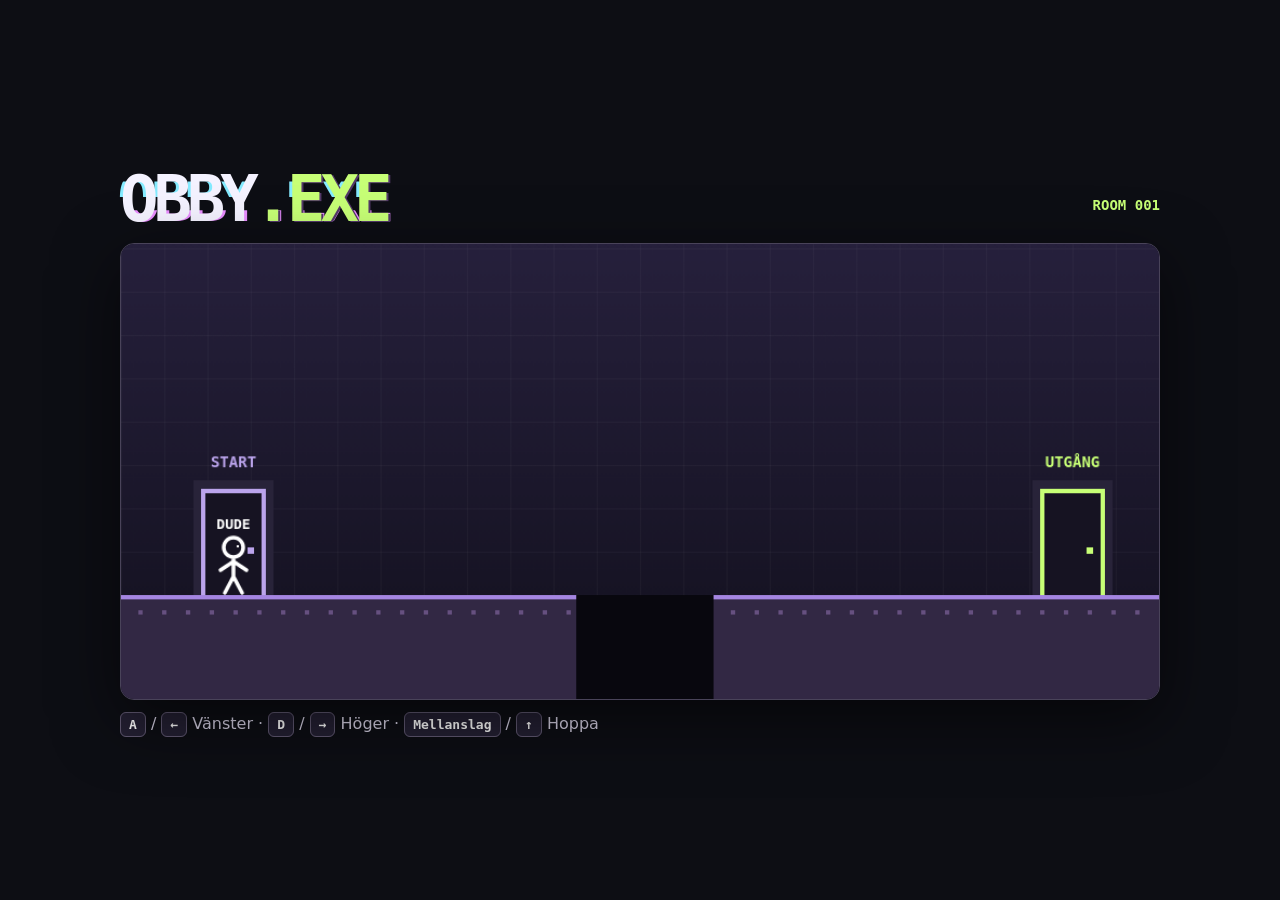
<file: obby-exe.html>
<!doctype html>
<html lang="sv">
<meta charset="utf-8">
<meta name="viewport" content="width=device-width, initial-scale=1, viewport-fit=cover">
<title>OBBY.EXE</title>
<style>
* { box-sizing: border-box; }
body { margin: 0; min-height: 100svh; display: grid; place-items: center; padding: 18px; background: #0d0e14; color: #f4f2ff; font-family: system-ui, sans-serif; }
main { width: min(100%, 1040px); }
header, footer { display: flex; align-items: center; justify-content: space-between; gap: 12px; flex-wrap: wrap; }
h1 { position: relative; isolation: isolate; margin: 0 0 12px; font: 900 clamp(32px, 7vw, 64px)/1 monospace; letter-spacing: -.08em; }
h1 span { color: #c7ff76; text-shadow: 2px 1px #533968; }
h1::before, h1::after { content: attr(data-title); position: absolute; inset: 0; z-index: -1; pointer-events: none; }
h1::before { color: #84eaff; clip-path: inset(22% 0 54%); transform: translateX(-3px); }
h1::after { color: #e98dff; clip-path: inset(67% 0 11%); transform: translateX(3px); animation: title-glitch 4s steps(1) infinite; }
@keyframes title-glitch {
  0%, 94%, 100% { transform: translateX(3px); clip-path: inset(67% 0 11%); }
  88% { transform: translateX(7px); clip-path: inset(39% 0 44%); }
  91% { transform: translateX(-4px); clip-path: inset(72% 0 8%); }
}
@media (prefers-reduced-motion: reduce) { h1::after { animation: none; } }
.room { color: #c7ff76; font: bold 14px monospace; }
.stage { position: relative; overflow: hidden; border: 1px solid #494359; border-radius: 14px; box-shadow: 0 20px 65px #0008; }
canvas { width: 100%; display: block; }
footer { margin-top: 14px; color: #d8d3e6; }
kbd, button { border: 1px solid #615972; border-radius: 6px; background: #242033; color: #fff; padding: 4px 8px; font: bold 13px monospace; }
button { padding: 10px 15px; cursor: pointer; }
#clear { position: absolute; inset: 0; display: grid; place-content: center; justify-items: center; gap: 12px; background: #111019dc; text-align: center; }
#clear[hidden] { display: none; }
#clear strong { color: #c7ff76; font: bold clamp(20px, 5vw, 42px) monospace; }
#touch { display: none; width: 100%; justify-content: space-between; gap: 16px; }
.directions { display: flex; gap: 8px; }
#touch button { touch-action: none; user-select: none; -webkit-user-select: none; min-width: clamp(62px, 12vw, 100px); min-height: clamp(64px, 12vw, 86px); font-size: 23px; }
#touch [data-key="Space"] { min-width: clamp(90px, 21vw, 158px); font-size: 18px; }
@media (any-pointer: coarse) { #touch { display: flex; } }
@media (pointer: coarse) { .keyboard-controls { display: none; } }
.touch-device body { padding-left: max(10px, env(safe-area-inset-left)); padding-right: max(10px, env(safe-area-inset-right)); }
.touch-device #touch { display: flex; }
.touch-device .keyboard-controls { display: none; }
.direction-icon { display: inline-block; width: 12px; height: 12px; border: solid currentColor; border-width: 0 3px 3px 0; transform: rotate(-45deg); }
[data-key="KeyA"] .direction-icon { transform: rotate(135deg); }
@media (orientation: landscape) {
  .touch-device body { min-height: 100dvh; padding-top: max(4px, env(safe-area-inset-top)); padding-bottom: max(4px, env(safe-area-inset-bottom)); }
  .touch-device main { width: 100%; }
  .touch-device header, .touch-device .stage { width: min(100%, max(160px, calc((100dvh - 118px - env(safe-area-inset-top) - env(safe-area-inset-bottom)) * 2.2857))); margin-inline: auto; }
  .touch-device h1 { font-size: 24px; margin-bottom: 4px; }
  .touch-device footer { margin-top: 6px; }
  .touch-device #touch button { min-height: clamp(48px, 17dvh, 66px); }
}
</style>
<main>
 <header><h1 data-title="OBBY.EXE" aria-label="OBBY.EXE">OBBY<span>.EXE</span></h1><div class="room" aria-live="polite">ROOM 001</div></header>
 <div class="stage">
  <canvas width="960" height="420" aria-label="Hjälp DUDE hitta rätt dörr."></canvas>
  <div id="clear" hidden><strong role="status">ROOM 010 KLAR!</strong><button id="again">Spela igen</button></div>
 </div>
 <footer>
  <div class="keyboard-controls"><kbd>A</kbd> / <kbd>←</kbd> Vänster · <kbd>D</kbd> / <kbd>→</kbd> Höger · <kbd>Mellanslag</kbd> / <kbd>↑</kbd> Hoppa</div>
  <div id="touch">
   <div class="directions">
    <button data-key="KeyA" aria-label="Vänster"><span class="direction-icon" aria-hidden="true"></span></button>
    <button data-key="KeyD" aria-label="Höger"><span class="direction-icon" aria-hidden="true"></span></button>
   </div>
   <button data-key="Space">Hoppa</button>
  </div>
 </footer>
</main>
<script>
const canvas = document.querySelector('canvas');
const ctx = canvas.getContext('2d');
const clear = document.querySelector('#clear');
const again = document.querySelector('#again');
const roomLabel = document.querySelector('.room');
const floor = 324;
const initialGapLeft = 421;
const gapWidth = 127;
const gapShift = 98;
const fakeSpike = { x: 472, width: 22, height: 65 };
const spikeTraps = {
  3: { triggerX: 600, triggerEnd: 618, spikes: [{ x: 600, width: 18, height: 68 }] },
  4: { triggerX: 735, triggerEnd: 810, spikes: [{ x: 788, width: 22, height: 65 }] },
  5: {
    triggerX: fakeSpike.x,
    triggerEnd: fakeSpike.x + fakeSpike.width,
    spikes: [{ x: 585, width: fakeSpike.width * 5, height: fakeSpike.height }],
  },
};
const bridgeGap = { left: 245, right: 455 };
const secondGap = { left: 585, right: 713 };
const secondGapMiddle = (secondGap.left + secondGap.right) / 2;
const roomSevenGap = { left: 736, right: 834 };
const roomSevenReveal = 690;
const retractingSpikes = [
  0, 23, 46, 69,
  127, 151, 175, 199, 223, 247, 271, 295, 319, 343, 367, 391, 415, 437, 458,
].map(x => ({ x, width: 22, height: 65 }));
const middleSpike = { x: 480, width: 22, height: 65 };
const roomSevenFakes = [502, 525, 548, 571, 594, 617, 640, 663, 686, 709]
  .map(x => ({ x, width: 22, height: 65 }));
const roomEightGap = { left: 375, right: 587 };
const upperBridgeY = floor - 80;
const upperBridgeEntry = 180;
const upperBridgeGap = { left: 715, right: 810 };
const spikeBelowBridge = { x: 735, width: 58, height: 65 };
const startDoorX = 104;
const exitDoorX = 880;
const finalRoom = 10;
const stairsStart = { x: 0, width: 132, y: floor };
const stairsExit = { x: 855, width: 105, y: 142 };
const stairExitDoorX = 903;
const stairExitRevealX = 628;
const holeRimWidth = 20;
const stairFallSpeed = 34;
const stairSpawnInterval = 1.35;
let stairs = [];
let stairsTime = 0;
let stairsExitVisible = false;
const glitchDuration = 260;
const glitchColors = ['#c7ff76', '#e98dff', '#84eaff', '#a485e1'];
const glitchPixels = [
  [0, -5, 14, 3], [8, 5, 8, 2], [-11, 12, 12, 3], [17, -11, 6, 2],
  [-7, -19, 9, 2], [24, 15, 5, 3], [-19, 22, 7, 2], [12, 29, 10, 2],
];
const keys = new Set();
const touchKeys = new Map();
const heldKeyboardKeys = new Map();
if (navigator.maxTouchPoints > 0) document.documentElement.classList.add('touch-device');
const controls = new Map([
  ['KeyA', 'KeyA'], ['ArrowLeft', 'KeyA'],
  ['KeyD', 'KeyD'], ['ArrowRight', 'KeyD'],
  ['Space', 'Space'], ['ArrowUp', 'Space'],
]);
const dude = { x: 104, y: floor, vy: 0, grounded: true, facing: 1 };
let won = false;
let room = 1;
let gapLeft = initialGapLeft;
let flashUntil = 0;
let respawnDelay = 0;
let spikeRaised = false;
let secondGapOpen = false;
let upperBridgeAccess = false;
const trapGlitches = [];

function onInvisibleBridge() {
  return room === 6 && dude.x > bridgeGap.left && dude.x < bridgeGap.right;
}

function reset() {
  Object.assign(dude, { x: room === 9 ? 184 : startDoorX, y: floor, vy: 0, grounded: true, facing: 1 });
  gapLeft = initialGapLeft;
  spikeRaised = false;
  secondGapOpen = false;
  upperBridgeAccess = false;
  if (room === 10) {
    stairsTime = 0;
    stairsExitVisible = false;
    stairs = Array.from({ length: 10 }, (_, index) => ({
      number: index + 1, x: 158 + index * 68, width: 66,
      y: -13, visible: false,
      standing: 0, collapsed: false, spikeTime: 0, spikeUsed: false,
      holeTimer: null, holeOpen: false,
    }));
  }
  for (const spike of retractingSpikes) Object.assign(spike, { height: 65, lowered: false });
  trapGlitches.length = 0;
  respawnDelay = 0;
  flashUntil = 0;
  won = false;
  clear.hidden = true;
}

function enterRoom(number) {
  room = number;
  roomLabel.textContent = 'ROOM ' + String(room).padStart(3, '0');
  releaseControls();
  reset();
}

function press(key) {
  if (key === 'Space' && !keys.has(key) && dude.grounded && !won && !respawnDelay) {
    dude.grounded = false;
    if (onInvisibleBridge()) {
      dude.y = floor + 1;
      dude.vy = 0;
    } else {
      if (room === 8 && dude.y === floor) upperBridgeAccess = dude.x <= upperBridgeEntry;
      dude.vy = -610;
      burstGlitch(dude.x, -24, dude.y);
    }
  }
  keys.add(key);
}

window.addEventListener('keydown', event => {
  const key = controls.get(event.code);
  if (!key || (won && event.target === again)) return;
  event.preventDefault();
  if (event.repeat) return;
  heldKeyboardKeys.set(event.code, key);
  press(key);
});
window.addEventListener('keyup', event => {
  const key = heldKeyboardKeys.get(event.code);
  heldKeyboardKeys.delete(event.code);
  releaseKey(key);
});
function releaseKey(key) {
  if (key && !Array.from(heldKeyboardKeys.values()).includes(key) &&
      !Array.from(touchKeys.values()).includes(key)) keys.delete(key);
}
function releaseControls() {
  heldKeyboardKeys.clear();
  touchKeys.clear();
  keys.clear();
}
window.addEventListener('blur', releaseControls);
window.addEventListener('orientationchange', releaseControls);
function releaseTouches(event) {
  for (const touch of event.changedTouches) {
    const key = touchKeys.get(touch.identifier);
    touchKeys.delete(touch.identifier);
    releaseKey(key);
  }
}
window.addEventListener('touchend', releaseTouches);
window.addEventListener('touchcancel', releaseTouches);
again.addEventListener('click', () => enterRoom(1));
for (const button of document.querySelectorAll('[data-key]')) {
  button.addEventListener('touchstart', event => {
    event.preventDefault();
    for (const touch of event.changedTouches) touchKeys.set(touch.identifier, button.dataset.key);
    press(button.dataset.key);
  }, { passive: false });
  button.addEventListener('pointerdown', event => {
    if (event.pointerType === 'touch') return;
    event.preventDefault();
    button.setPointerCapture(event.pointerId);
    press(button.dataset.key);
  });
  button.addEventListener('lostpointercapture', () => releaseKey(button.dataset.key));
}

function update(dt) {
  if (won) return;
  if (respawnDelay > 0) {
    respawnDelay -= dt;
    if (respawnDelay <= 0) reset();
    return;
  }
  const direction = Number(keys.has('KeyD')) - Number(keys.has('KeyA'));
  if (direction) dude.facing = direction;
  dude.x = Math.max(14, Math.min(946, dude.x + direction * 275 * dt));
  if (room === 10) {
    updateStairs(dt);
    return;
  }
  if (room === 2 && gapLeft === initialGapLeft && dude.y < floor &&
      dude.x > gapLeft && dude.x < gapLeft + gapWidth) {
    gapLeft += gapShift;
    flashUntil = performance.now() + glitchDuration;
  }
  const openGap = room === 8 ? roomEightGap : room === 7 ? roomSevenGap : room === 6 ? secondGap :
    { left: gapLeft, right: gapLeft + gapWidth };
  if (!secondGapOpen && ((room === 6 && dude.x >= secondGapMiddle && dude.x < secondGap.right) ||
      (room === 7 && dude.x >= roomSevenReveal))) {
    secondGapOpen = true;
    burstGlitch(openGap.left, 28);
    burstGlitch(openGap.right, 28);
  }
  const hasOpenGap = room <= 3 || room === 8 || (room >= 6 && secondGapOpen);
  const aboveSolidFloor = !hasOpenGap || dude.x <= openGap.left || dude.x >= openGap.right;
  const overGround = aboveSolidFloor && (!onInvisibleBridge() || dude.grounded);
  const previousY = dude.y;
  let landed = false;
  const overBridgeGap = dude.x > upperBridgeGap.left && dude.x < upperBridgeGap.right;
  const overUpperBridge = room === 8 && upperBridgeAccess && previousY <= upperBridgeY && !overBridgeGap;
  const landingY = overUpperBridge ? upperBridgeY : floor;
  if (!overUpperBridge && (!overGround || previousY < floor)) dude.grounded = false;
  if (!dude.grounded) {
    dude.vy += 1650 * dt;
    dude.y += dude.vy * dt;
    if ((overGround || overUpperBridge) && dude.vy >= 0 && previousY <= landingY && dude.y >= landingY) {
      dude.y = landingY;
      dude.vy = 0;
      dude.grounded = true;
      landed = true;
    }
  }
  if (dude.y > 490 || (room === 8 && upperBridgeAccess && landed && dude.y === floor)) {
    reset();
    return;
  }
  const trap = spikeTraps[room];
  if (room === 8 && upperBridgeAccess && overBridgeGap && !spikeRaised) {
    spikeRaised = true;
    burstGlitch(spikeBelowBridge.x + spikeBelowBridge.width / 2, -spikeBelowBridge.height);
  }
  if (room === 8 && spikeRaised && hitsSpike(spikeBelowBridge)) {
    respawnDelay = 0.35;
    return;
  }
  if (trap && !spikeRaised && dude.x >= trap.triggerX && dude.x <= trap.triggerEnd && dude.y <= floor) {
    spikeRaised = true;
    for (const spike of trap.spikes) burstGlitch(spike.x + spike.width / 2, -spike.height);
  }
  if (trap && spikeRaised && trap.spikes.some(hitsSpike)) {
    respawnDelay = 0.35;
    return;
  }
  if (room === 7) {
    for (const spike of retractingSpikes) {
      const nearSpike = dude.x >= spike.x - 32 && dude.x <= spike.x + spike.width + 32;
      const lowered = dude.grounded && nearSpike;
      if (lowered !== spike.lowered) {
        spike.lowered = lowered;
        burstGlitch(spike.x + spike.width / 2, lowered ? 30 : -65);
      }
      const heightChange = lowered ? -1600 : 420;
      spike.height = Math.max(0, Math.min(65, spike.height + heightChange * dt));
    }
    const landedOnSpikes = landed && retractingSpikes.some(spike =>
      dude.x >= spike.x && dude.x <= spike.x + spike.width);
    if (hitsSpike(middleSpike) || landedOnSpikes) {
      respawnDelay = 0.35;
      return;
    }
  }
  const exitY = room === 8 ? upperBridgeY : floor;
  const goalDoorX = room === 9 ? startDoorX : exitDoorX;
  if (dude.grounded && dude.y === exitY && Math.abs(dude.x - goalDoorX) <= 31) {
    if (room < finalRoom) {
      enterRoom(room + 1);
      return;
    }
    won = true;
    clear.hidden = false;
    again.focus();
  }
}

function updateStairs(dt) {
  stairsTime += dt;
  if (!stairsExitVisible && dude.x >= stairExitRevealX) {
    stairsExitVisible = true;
    burstGlitch(stairExitDoorX, -65, stairsExit.y);
  }
  const previousY = dude.y;
  const holeStep = stairs[6];
  if (holeStep.holeTimer !== null && !holeStep.holeOpen) {
    holeStep.holeTimer -= dt;
    if (holeStep.holeTimer <= 1e-6) {
      holeStep.holeOpen = true;
      burstGlitch(holeStep.x + holeStep.width / 2, 30, holeStep.y);
    }
  }
  let support = null;
  for (const platform of [stairsStart, ...stairs, stairsExit]) {
    if (platform === stairsExit && !stairsExitVisible) continue;
    const oldY = platform.y;
    if (platform.number) {
      if (!platform.visible && stairsTime >= (platform.number - 1) * stairSpawnInterval) {
        platform.visible = true;
        burstGlitch(platform.x + platform.width / 2, 20, 0);
      }
      if (!platform.visible) continue;
      if (platform.collapsed) {
        platform.y += 920 * dt;
        continue;
      }
      platform.y += stairFallSpeed * dt;
      if (platform.y > canvas.height) continue;
    }
    if (dude.x < platform.x || dude.x > platform.x + platform.width) continue;
    if (platform.holeOpen && dude.x > platform.x + holeRimWidth &&
        dude.x < platform.x + platform.width - holeRimWidth) continue;
    if (dude.grounded && previousY === oldY) support = platform;
    if (!dude.grounded && dude.vy >= 0 && previousY <= oldY &&
        previousY + (dude.vy + 1650 * dt) * dt >= platform.y) support = platform;
  }
  if (support) {
    dude.y = support.y;
    dude.vy = 0;
    dude.grounded = true;
  } else {
    dude.grounded = false;
    dude.vy += 1650 * dt;
    dude.y += dude.vy * dt;
  }
  const fragile = stairs[2];
  if (support === holeStep && holeStep.holeTimer === null) holeStep.holeTimer = 0.3;
  fragile.standing = support === fragile ? fragile.standing + dt : 0;
  if (!fragile.collapsed && fragile.standing > 1 + 1e-6) {
    fragile.collapsed = true;
    burstGlitch(fragile.x + fragile.width / 2, 44, fragile.y);
  }
  for (const platform of [stairs[3], stairs[4]]) {
    platform.spikeTime = Math.max(0, platform.spikeTime - dt);
    const spike = stairSpike(platform);
    if (support === platform && !platform.spikeUsed) {
      platform.spikeUsed = true;
      platform.spikeTime = 0.5;
      burstGlitch(spike.x + spike.width / 2, -spike.height, platform.y);
    }
    if (platform.spikeTime > 0 && hitsSpike(spike)) {
      respawnDelay = 0.35;
      return;
    }
  }
  const edgeStep = stairs[5];
  if (support === edgeStep && !edgeStep.spikeUsed) {
    edgeStep.spikeUsed = true;
    for (const spike of edgeSpikes(edgeStep)) burstGlitch(spike.x + spike.width / 2, -35, edgeStep.y);
  }
  if (edgeStep.spikeUsed && edgeSpikes(edgeStep).some(hitsSpike)) {
    respawnDelay = 0.35;
    return;
  }
  if (dude.y > 490 || (support === stairsStart && stairs.at(-1).y > canvas.height)) reset();
  if (support === stairsExit && Math.abs(dude.x - stairExitDoorX) <= 20) {
    won = true;
    clear.hidden = false;
    again.focus();
  }
}

function stairSpike(platform) {
  const width = 20;
  return { x: platform.x + platform.width - width, width, height: 35, base: platform.y };
}

function edgeSpikes(platform) {
  return [platform.x, platform.x + platform.width - 12]
    .map(x => ({ x, width: 12, height: 35, base: platform.y }));
}

function box(x, y, w, h, color) {
  ctx.fillStyle = color;
  ctx.fillRect(x, y, w, h);
}

function burstGlitch(x, travel, y = floor) {
  trapGlitches.push({ x, y, travel, end: performance.now() + glitchDuration });
}

function drawTrapGlitches(time) {
  while (trapGlitches.length && trapGlitches[0].end <= time) trapGlitches.shift();
  for (const { x, y, travel, end } of trapGlitches) {
    const remaining = (end - time) / glitchDuration;
    const progress = 1 - remaining;
    const jitter = Math.floor(progress * 9) % 2 ? 5 : -3;
    ctx.save();
    ctx.globalAlpha = remaining;
    glitchPixels.forEach(([offsetX, offsetY, width, height], index) => {
      const drift = index % 2 ? 1 : -1;
      box(x + offsetX + jitter + drift * progress * 20,
        y + offsetY * .6 + travel * progress, width, height,
        glitchColors[index % glitchColors.length]);
    });
    ctx.restore();
  }
}

function drawGapGlitch(time) {
  const remaining = (flashUntil - time) / glitchDuration;
  if (remaining <= 0) return;
  const progress = 1 - remaining;
  const jitter = Math.floor(progress * 9) % 2 ? 5 : -3;
  ctx.save();
  ctx.globalAlpha = remaining;
  for (const edge of [gapLeft, gapLeft + gapWidth]) {
    const trailingEdge = edge - gapShift * remaining;
    glitchPixels.forEach(([x, y, width, height], index) => {
      const origin = index % 2 ? edge : trailingEdge;
      box(origin + x + jitter, floor + y, width, height,
        glitchColors[index % glitchColors.length]);
    });
  }
  ctx.restore();
}

function door(x, label, accent, base = floor) {
  box(x - 37, base - 106, 74, 106, '#282339');
  box(x - 30, base - 98, 60, 98, accent);
  box(x - 26, base - 94, 52, 94, '#161322');
  box(x + 13, base - 44, 6, 6, accent);
  ctx.textAlign = 'center';
  ctx.font = 'bold 14px monospace';
  ctx.fillStyle = accent;
  ctx.fillText(label, x, base - 118);
}

function hitsSpike(spike) {
  const peak = 1 - Math.abs((dude.x - spike.x) / spike.width * 2 - 1);
  const base = spike.base ?? floor;
  return spike.height > 0 && peak >= 0 && dude.y >= base - spike.height * peak && dude.y <= base;
}

function drawSpike(spike) {
  const base = spike.base ?? floor;
  ctx.fillStyle = '#ff638d';
  ctx.beginPath();
  ctx.moveTo(spike.x, base);
  ctx.lineTo(spike.x + spike.width / 2, base - spike.height);
  ctx.lineTo(spike.x + spike.width, base);
  ctx.closePath();
  ctx.fill();
}

function draw(time) {
  const visibleGaps = room === 8 ? [roomEightGap] :
    room === 7 ? (secondGapOpen ? [roomSevenGap] : []) :
    room === 6 ? (secondGapOpen ? [bridgeGap, secondGap] : [bridgeGap]) :
    room <= 3 ? [{ left: gapLeft, right: gapLeft + gapWidth }] : [];
  const backdrop = ctx.createLinearGradient(0, 0, 0, 420);
  backdrop.addColorStop(0, '#26203c');
  backdrop.addColorStop(1, '#12101d');
  box(0, 0, 960, 420, backdrop);
  for (let x = 0; x < 960; x += 40) box(x, 0, 1, 420, '#ffffff09');
  for (let y = 4; y < 420; y += 40) box(0, y, 960, 1, '#ffffff09');
  let start = 0;
  const floorSegments = room === 10 ? [] : [...visibleGaps, { left: canvas.width, right: canvas.width }];
  for (const gap of floorSegments) {
    const end = gap.left;
    box(start, floor, end - start, 96, '#322844');
    box(start, floor, end - start, 4, '#a485e1');
    for (let x = start + 16; x < end - 4; x += 22) box(x, floor + 14, 4, 4, '#665080');
    if (gap.right > end) box(end, floor, gap.right - end, 96, '#08070e');
    start = gap.right;
  }
  if (room === 10) {
    const voidShade = ctx.createLinearGradient(0, 340, 0, canvas.height);
    voidShade.addColorStop(0, '#08070e00');
    voidShade.addColorStop(1, '#08070e');
    box(0, 340, canvas.width, canvas.height - 340, voidShade);
    for (const platform of [stairsStart, ...stairs, stairsExit]) {
      if (platform === stairsExit && !stairsExitVisible) continue;
      if (platform.number && (!platform.visible || platform.y > canvas.height)) continue;
      const segments = platform.holeOpen
        ? [[platform.x, holeRimWidth], [platform.x + platform.width - holeRimWidth, holeRimWidth]]
        : [[platform.x, platform.width]];
      for (const [x, width] of segments) {
        box(x, platform.y, width, 13, '#322844');
        box(x, platform.y, width, 3, '#a485e1');
      }
      if (platform.spikeTime > 0) drawSpike(stairSpike(platform));
      if (platform.number === 6 && platform.spikeUsed) edgeSpikes(platform).forEach(drawSpike);
    }
  }
  drawGapGlitch(time);
  const trap = spikeTraps[room];
  if (room === 5) drawSpike(fakeSpike);
  if (room === 8 && spikeRaised) drawSpike(spikeBelowBridge);
  if (trap && spikeRaised) trap.spikes.forEach(drawSpike);
  if (room === 7) {
    retractingSpikes.forEach(drawSpike);
    drawSpike(middleSpike);
    roomSevenFakes.forEach(drawSpike);
  }
  drawTrapGlitches(time);
  door(startDoorX, 'START', '#bba4ec');
  if (room === 10) {
    if (stairsExitVisible) door(stairExitDoorX, 'UTGÅNG', '#c7ff76', stairsExit.y);
  }
  else if (room !== 9) door(exitDoorX, 'UTGÅNG', '#c7ff76', room === 8 ? upperBridgeY : floor);
  ctx.save();
  ctx.translate(dude.x, dude.y);
  const walking = dude.grounded && keys.has('KeyA') !== keys.has('KeyD');
  const stride = walking ? Math.sin(time / 65) * 7 : 0;
  ctx.font = 'bold 13px monospace';
  ctx.textAlign = 'center';
  ctx.fillStyle = '#fff';
  ctx.fillText('DUDE', 0, -61);
  ctx.scale(dude.facing, 1);
  ctx.strokeStyle = '#fff';
  ctx.lineWidth = 3.5;
  ctx.lineCap = 'round';
  ctx.beginPath();
  ctx.arc(0, -44, 9, 0, Math.PI * 2);
  ctx.moveTo(0, -35); ctx.lineTo(0, -17);
  ctx.moveTo(-12, -23 - stride / 2); ctx.lineTo(0, -31); ctx.lineTo(12, -23 + stride / 2);
  ctx.moveTo(-8 - stride, -2); ctx.lineTo(0, -17); ctx.lineTo(8 + stride, dude.grounded ? -2 : -8);
  ctx.stroke();
  box(3, -46, 2, 2, '#fff');
  ctx.restore();
}

let last = performance.now();
let accumulated = 0;
const step = 1 / 120;
function frame(now) {
  accumulated += Math.min((now - last) / 1000, 0.05);
  last = now;
  while (accumulated >= step) {
    update(step);
    accumulated -= step;
  }
  draw(now);
  requestAnimationFrame(frame);
}
draw(last);
requestAnimationFrame(frame);
</script>
</file>
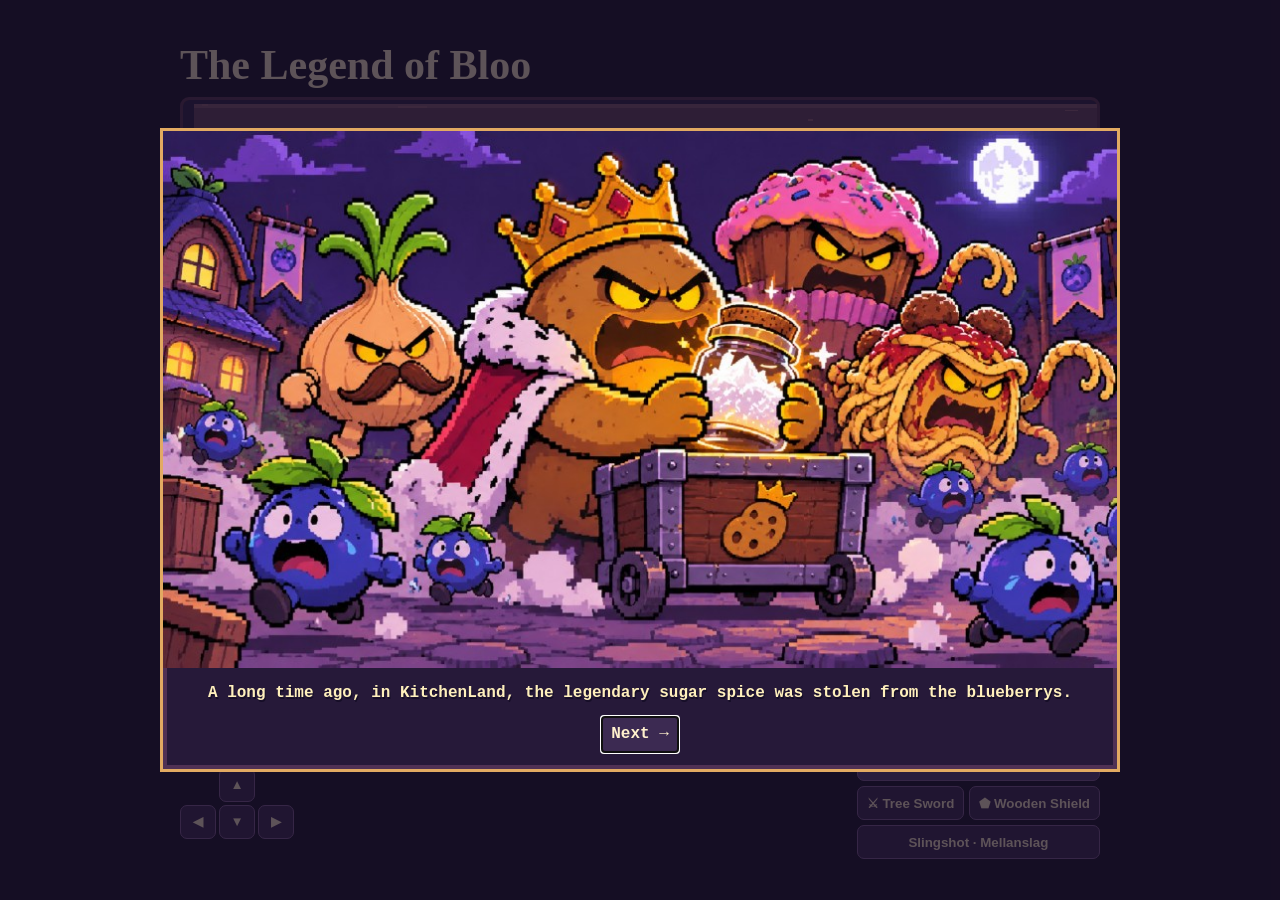
<file: the-legend-of-bloo.html>
<!doctype html>
<html lang="sv">
<meta charset="utf-8">
<meta name="viewport" content="width=device-width,initial-scale=1">
<title>The Legend of Bloo</title>
<link rel="stylesheet" href="./bloo-item-icons.css?v=3bb50ea">
<style>
*{box-sizing:border-box}body{margin:0;background:#191427;color:#fff0cd;font:16px system-ui;display:grid;place-items:center;min-height:100dvh;padding:12px}main{width:min(920px,100%)}header,footer{display:flex;align-items:center;justify-content:space-between;gap:8px;flex-wrap:wrap}h1{font-family:Georgia,serif;margin:0 0 8px;font-size:clamp(24px,5vw,42px)}#status{position:absolute;width:1px;height:1px;overflow:hidden;clip-path:inset(50%);white-space:nowrap}canvas{display:block;width:100%;background:#8d512f;image-rendering:pixelated;border:3px solid #593950;border-radius:9px}footer{margin-top:9px;font-size:14px}.controls{display:flex;justify-content:space-between;align-items:center;margin-top:8px;gap:8px}.pad{display:grid;grid-template-columns:repeat(3,36px);gap:3px}.pad button{padding:0}.actions{display:flex;gap:5px;flex-wrap:wrap;justify-content:flex-end}button{background:#3c2a52;color:#fff0cd;border:1px solid #836396;border-radius:7px;min-height:34px;padding:4px 9px;font-weight:750;touch-action:none;user-select:none;cursor:pointer}button:active,button.held{background:#78517f}.up{grid-column:2}.left{grid-column:1}
.health{display:flex;align-items:center;gap:10px;margin:10px 0;font-weight:800}.health progress{flex:1;height:18px;min-width:40px;accent-color:#ee646b}.health output{white-space:nowrap;color:#bce889;font-size:14px}.health span{min-width:100px;text-align:right;font-variant-numeric:tabular-nums}
dialog{width:min(350px,calc(100% - 24px));padding:18px;border:2px solid #ab87c7;border-radius:12px;background:#2a2044;color:#fff0cd}dialog::backdrop{background:#150d24b0}dialog h2{margin:0 0 8px}dialog p{margin:8px 0 14px}.shop-actions{display:flex;gap:8px;flex-wrap:wrap}button:disabled{opacity:.5;cursor:default}[hidden]{display:none!important}
#berry-dialog{max-height:85vh;overflow:auto}#berry-quests{display:grid;gap:8px;margin-bottom:12px}#berry-quests section{border:1px solid #795c95;padding:8px}#berry-quests p{margin:4px 0 7px}
#gadget-stick{grid-column:1/-1;justify-self:start;border-color:#9187ce;background:#302747}#gadget-stick span{background:#5a4c85}#bow-fire{touch-action:none}
#inventory-open{grid-column:1/-1;background:#554078} .actions{display:grid;grid-template-columns:repeat(2,auto)}
#inventory{width:min(590px,calc(100% - 24px));max-height:calc(100dvh - 24px);border-radius:4px;box-shadow:inset 0 0 0 3px #3e2b56}
.inventory-layout{display:grid;grid-template-columns:3fr 1.5fr 1.5fr;gap:10px;margin:14px 0}
.inventory-layout section{min-width:0}.inventory-layout h3{font-size:13px;margin:0 0 6px}
.slots{display:grid;gap:4px}.item-slots{grid-template-columns:repeat(3,minmax(0,1fr))}
.slot{display:grid;place-content:center;text-align:center;min-height:52px;padding:3px;background:#21172f;border:2px solid #554269;font:12px monospace;color:#cbb9dc;overflow-wrap:anywhere}
.slot.equipped{border-color:#d9ae71;color:#fff0cd;background:#4a3559}.slot b{font-size:17px}
.potion-slots{grid-template-columns:repeat(2,minmax(0,1fr))}
@media(max-width:400px){.inventory-layout{grid-template-columns:1fr 1fr}.inventory-items{grid-column:1/-1}}
#shop{width:min(720px,calc(100% - 24px));max-height:calc(100dvh - 24px)}
#shop .shop-actions{display:block}
#shop .shop-stock{grid-template-columns:repeat(2,minmax(0,1fr))}
#shop .shop-stock button{min-width:0;overflow-wrap:anywhere}
#shop .shop-stock .item-preview::before{margin-right:5px}
#shop-pagination,#shop-footer{display:flex;align-items:center;gap:7px}
#shop-footer{justify-content:space-between}
#shop-page{font-size:.85rem;white-space:nowrap}
@media(max-width:440px){#shop{padding:10px}#shop .shop-stock button{font-size:11px;padding:5px}#shop .shop-stock .item-preview::before{float:none;margin:0 auto 2px}}
.shop-stock{display:grid;gap:6px;margin-bottom:12px}.shop-stock button{text-align:left}.shop-stock button[data-stock-status]{opacity:1;background:#21192e;border-color:#483a56;text-indent:0;color:#b9adc6!important}.shop-stock button[data-stock-status]::before{filter:saturate(.72) brightness(.88)}.shop-stock button[data-stock-status]::after{content:attr(data-stock-status);display:block;font-size:.85em;margin-top:3px}.shop-stock small{display:block;font-weight:400}.slot button{font-size:11px;padding:3px}
#bow-fire{grid-column:1/-1}
#accounts{max-height:calc(100dvh - 24px)}#saved-games button[aria-current="true"]{border-color:#f2c782}
#discard-confirm{padding:8px 12px;margin:8px 0;border:1px solid #c28c91;background:#492e47}#discard-confirm p{margin:0 0 7px}.item-slots .slot{gap:3px}.discard-item{color:#ffd4d6}
#joystick{display:none;width:94px;height:94px;flex:none;border:2px solid #836396;border-radius:50%;background:radial-gradient(circle,#402f58,#281d3b);touch-action:none;user-select:none;place-items:center}
#joystick span{width:39px;height:39px;border:2px solid #b6a2d5;border-radius:50%;background:#624b87;pointer-events:none}
@media(pointer:coarse){.pad{display:none}#joystick{display:grid}}
#attack-stick,#gadget-stick{display:none;width:76px;height:76px;place-items:center;touch-action:none;user-select:none;border:2px solid #ad8496;border-radius:50%;background:#412b43}
#attack-stick span,#gadget-stick span{display:grid;place-items:center;width:35px;height:35px;border-radius:50%;background:#755063;pointer-events:none}
@media(pointer:coarse){.controls{touch-action:none;user-select:none;-webkit-user-select:none}#attack-stick,#gadget-stick{display:grid}#bow-fire{display:none}.actions [data-key="KeyE"]{display:none}}
#prologue{width:min(600px,calc(100% - 24px));max-height:calc(100dvh - 24px);border:3px solid #e2aa62;border-radius:0;background:#261939;box-shadow:inset 0 0 0 4px #503154;color:#fff0bc;font:bold clamp(13px,2.7vw,16px)/1.65 'Courier New',monospace;text-shadow:1px 2px #160e27}
#prologue h2{color:#ffcf77;letter-spacing:2px;text-transform:uppercase}
#prologue button{border-radius:0;font:inherit}
#prologue{width:min(960px,calc(100% - 18px));padding:0}
#story-art{display:block;width:100%;aspect-ratio:16/9;max-height:65dvh;object-fit:contain;background:#201533}
.story-caption{padding:12px clamp(12px,4vw,28px) 16px;text-align:center}
#story-line{margin:0 0 10px}
</style>
<main>
<header><h1>The Legend of Bloo</h1><span id="status" aria-live="polite">Redo!</span></header>
<canvas width="480" height="270" aria-label="Bloo på köksbänken. Testa svärdet på kexet och skölden mot gröna ärtor."></canvas>
<div class="health"><label for="health">HP</label><progress id="health" max="100" value="100"></progress><span id="health-value">100 / 100</span><output id="seeds" aria-label="Seeds">🌱 0 Seeds</output></div>
<output id="chest-rewards" role="status" style="display:block;color:#ffe1a1;font-weight:bold"></output><footer><span>Gå med WASD eller pilarna · E eller v&auml;nsterklick p&aring; spelplanen för vapnet · håll F för SHIELD · 1 / 2 för drycker · mellanslag för gadget. Gå mot stegen för att klättra. R öppnar butiken · T öppnar kistor när du står nära.</span><button id="chest-open" hidden>Öppna kista · T</button><button id="shop-open" hidden>Butik · R</button><button id="berry-talk" hidden>Prata · R</button><button id="replay-prologue" aria-haspopup="dialog">Se loren igen</button><button id="accounts-open" aria-haspopup="dialog">Accounts</button><button id="reset" aria-label="Börja om">Börja om</button></footer>
<div class="controls"><div id="joystick" role="group" aria-label="Joystick. Dra för att styra Bloo."><span aria-hidden="true"></span></div><div class="pad"><button class="up" data-key="ArrowUp" aria-label="Upp">▲</button><button class="left" data-key="ArrowLeft" aria-label="Vänster">◀</button><button data-key="ArrowDown" aria-label="Ner">▼</button><button data-key="ArrowRight" aria-label="Höger">▶</button></div><div class="actions"><button id="inventory-open" aria-haspopup="dialog" aria-keyshortcuts="Q">Inventory · Q</button><button data-key="KeyE">⚔ Tree Sword</button><div id="attack-stick" role="group" aria-label="Svärd. Håll åt ett håll för att slå upprepade gånger."><span aria-hidden="true">⚔</span></div><button data-key="KeyF">⬟ Wooden Shield</button><button id="bow-fire" hidden>Bow · Mellanslag</button><div id="gadget-stick" role="group" aria-label="Gadget" hidden><span aria-hidden="true">✦</span></div></div></div>
<dialog id="prologue" lang="en" aria-label="Prologue">
  <img id="story-art" src="./bloo-prologue/2.jpg" alt="">
  <div class="story-caption">
    <p id="story-line" aria-live="polite"></p>
    <button id="story-next" autofocus>Next →</button>
  </div>
</dialog>
<dialog id="accounts" aria-labelledby="accounts-title">
  <h2 id="accounts-title">Accounts</h2>
  <p id="accounts-message" role="status"></p>
  <div id="saved-games" class="shop-stock"></div>
  <div class="shop-actions">
    <button id="save-game">Spara spelet</button>
    <button id="new-game">Starta nytt spel</button>
    <form method="dialog"><button>Tillbaka</button></form>
  </div>
</dialog>
<dialog id="inventory" aria-labelledby="inventory-title">
  <h2 id="inventory-title">Inventory</h2>
  <button id="claim-slingshot" type="button" hidden>Hämta Slingshot gratis</button>
  <div id="discard-confirm" hidden>
    <p id="discard-message"></p>
    <button type="button" id="discard-yes">Ja, ta bort</button>
    <button type="button" id="discard-no">Avbryt</button>
  </div>
  <div class="inventory-layout">
    <section class="inventory-items"><h3>Items</h3><div class="slots item-slots"><div class="slot"><span aria-label="Tom ruta">—</span></div><div class="slot"><span aria-label="Tom ruta">—</span></div><div class="slot"><span aria-label="Tom ruta">—</span></div><div class="slot"><span aria-label="Tom ruta">—</span></div><div class="slot"><span aria-label="Tom ruta">—</span></div><div class="slot"><span aria-label="Tom ruta">—</span></div></div></section>
    <section><h3>Active Weapon</h3><div class="slot equipped"><b aria-hidden="true">⚔</b><span id="gear-weapon">Tree Sword</span></div><h3>Active Shield</h3><div class="slot equipped"><b aria-hidden="true">⬟</b><span id="gear-shield">Wooden Shield</span></div></section>
    <section><h3>Active Armor</h3><div class="slots"><div class="slot"><span id="gear-upper">Upper · —</span></div><div class="slot"><span id="gear-lower">Active Pants · —</span></div><div class="slot"><span id="gear-key">Key · —</span></div></div></section>
    <section><h3>Active Potions</h3><div class="slots potion-slots"><div class="slot"><button data-drink>Tom</button><button data-store-potion hidden>Till Items</button></div><div class="slot"><button data-drink>Tom</button><button data-store-potion hidden>Till Items</button></div></div></section>
    <section><h3>Active Gadget</h3><div class="slot" id="gear-gadget">—</div></section>
  </div>
  <form method="dialog"><button>Stäng</button></form>
</dialog>
<dialog id="berry-dialog" aria-labelledby="berry-title"><h2 id="berry-title">Berryngton Bluu</h2><p id="berry-line" aria-live="polite"></p><button type="button" id="berry-listen" hidden>Lyssna</button><div id="berry-quests"></div><form method="dialog"><button>Stäng</button></form></dialog>
<dialog id="shop" aria-labelledby="shop-title">
  <h2 id="shop-title">🫐 Blåbärsbutiken</h2>
  <p id="shop-countdown"></p><p id="shop-empty" hidden>Inga varor i det här sortimentet.</p><p id="shop-message" aria-live="polite">Hej Bloo! Vad vill du köpa?</p>
  <div class="shop-actions">
    <div class="shop-stock"><button data-buy="bow">Bow · 12 Seeds<small>6 skada per pil · 1 sekund mellan skotten</small></button><button data-buy="steel">Steel Sword · 16 Seeds<small>10 skada</small></button><button data-buy="axe">Battle Axe · 30 Seeds<small>22 skada · Efter Onion Lord</small></button><button data-buy="morning">Morning Star · 45 Seeds<small>32 skada · Efter Mega Muffin</small></button><button data-buy="daggers">Twin Daggers · 60 Seeds<small>Två hugg med 12 skada vardera · Efter pastabossen</small></button><button data-buy="iron">Iron Shield · 14 Seeds<small>80 % skydd</small></button><button data-buy="tower">Tower Shield · 28 Seeds<small>80 % skydd · Efter Onion Lord</small></button><button data-buy="spiked">Spiked Shield · 45 Seeds<small>70 % skydd · 30 % tillbaka till angriparen · Efter Mega Muffin</small></button><button data-buy="platinum">Platinum Shield · 65 Seeds<small>100 % skydd · Efter pastabossen</small></button><button data-buy="leatherUpper">Leather Armor · 10 Seeds<small>10 % skadereducering</small></button><button data-buy="leatherLower">Leather Pants · 10 Seeds<small>10 % skadereducering</small></button><button data-buy="chainUpper">Chainmail Armor · 24 Seeds<small>15 % skadereducering · +10 % fart · Efter Onion Lord</small></button><button data-buy="chainLower">Chainmail Pants · 24 Seeds<small>15 % skadereducering · +10 % fart · Efter Onion Lord</small></button><button data-buy="ironUpper">Iron Armor · 38 Seeds<small>20 % skadereducering · 25 % mot närstrid · Efter Mega Muffin</small></button><button data-buy="ironLower">Iron Pants · 38 Seeds<small>20 % skadereducering · 25 % mot närstrid · Efter Mega Muffin</small></button><button data-buy="platinumUpper">Platinum Armor · 55 Seeds<small>35 % skadereducering · Efter Spaghetti Titan</small></button><button data-buy="platinumLower">Platinum Pants · 55 Seeds<small>35 % skadereducering · Efter Spaghetti Titan</small></button><button data-buy="potion">Small Healing Potion · 15 Seeds<small>Återställer upp till 20 HP</small></button><button data-buy="speedPotion">Speed Potion · 7 Seeds<small>+50 % fart i 8 sekunder</small></button></div>
    <div id="shop-footer"><form method="dialog"><button>Stäng</button></form><nav id="shop-pagination" aria-label="Butikssidor" hidden><button type="button" id="shop-prev" aria-label="Föregående sida">←</button><span id="shop-page" aria-live="polite"></span><button type="button" id="shop-next" aria-label="Nästa sida">→</button></nav></div>
  </div>
</dialog>
</main>
<script>
'use strict';
const canvas = document.querySelector('canvas');
const ctx = canvas.getContext('2d');
const healthBar = document.querySelector('#health');
const seedsDisplay = document.querySelector('#seeds');
const seedsKey = 'legend-of-bloo.seeds';
const healthValue = document.querySelector('#health-value');
const status = document.querySelector('#status');
const inventory = document.querySelector('#inventory');
const inventoryOpen = document.querySelector('#inventory-open');
const shop = document.querySelector('#shop');
const shopOpen = document.querySelector('#shop-open');
const shopMessage = document.querySelector('#shop-message');
const fridgeScale = 3;
const ovenScale = 4;
const ovenDoor = {x:341,y:81};
const ovenExitX = 240;
const muffinDoorX = 54;
const muffinMaxHP = 1500;
const muffinEyes = [{x:218,y:107},{x:262,y:107}];
const sprinkleColors = ['#fa75ad','#75c5fa','#f9cc59','#b388f4'];
let muffin = null;
const ovenWalls = [
  {x:112,y:19,w:15,h:177}, {x:200,y:70,w:15,h:200},
  {x:278,y:19,w:15,h:176}, {x:366,y:77,w:15,h:193},
  {x:15,y:112,w:58,h:14}, {x:127,y:144,w:35,h:13},
  {x:293,y:113,w:32,h:14}, {x:418,y:157,w:49,h:15}
];
const chestButton = document.querySelector('#chest-open');
const pantryScale = 3;
const pantryLoot = [[93,221],[210,168],[128,55],[332,65],[415,213]];
const pantryWalls = [{x:153,y:18,w:16,h:111},{x:153,y:185,w:16,h:85},{x:278,y:74,w:17,h:149},{x:370,y:18,w:16,h:139}];
const beanMaxHP = 80;
const titanMaxHP = 2500;
const titanVolleyInterval = .3;
const titanDrainInterval = 4;
let titan = null;
const templeKeyNames = ['Bronze Key','Silver Key','Gold Key','Diamond Key'];
const templeKeyColors = ['#e89354','#d9dcf2','#ffcf4a','#68e5ff'];
let templeKeyTier = 0;
const chests = [
  {id:'muffin-wood-key',area:'muffin',x:295,y:96,seeds:0,keyTier:2,afterMuffin:true},
  {id:'titan-steel-key',area:'titan',x:240,y:102,seeds:0,keyTier:3,afterPasta:true},
  ...pantryLoot.map(([x,y],i)=>({id:'pantry-'+i,area:'pantry',x:x*3,y:y*3,seeds:35+i*10,item:['potion','speedPotion','potion','speedPotion','potion'][i]})),
  {id:'oven-entry',area:'oven',x:249*ovenScale,y:151*ovenScale,seeds:13,item:'potion'},
  {id:'oven-left',area:'oven',x:48*ovenScale,y:62*ovenScale,seeds:23,item:'speedPotion'},
  {id:'oven-middle',area:'oven',x:336*ovenScale,y:205*ovenScale,seeds:18,item:'potion'},
  {id:'oven-far',area:'oven',x:419*ovenScale,y:212*ovenScale,seeds:25,item:'steel'},
  {id:'onion-golden',area:'boss',x:240,y:42,seeds:0,keyTier:1,golden:true},
  {id:'fridge-left',area:'fridge',x:53*fridgeScale,y:67*fridgeScale,seeds:7,item:'potion'},
  {id:'fridge-top',area:'fridge',x:250*fridgeScale,y:55*fridgeScale,seeds:8,item:'bow'},
  {id:'fridge-shelf',area:'fridge',x:350*fridgeScale,y:120*fridgeScale,seeds:10,item:'speedPotion'},
  {id:'fridge-corner',area:'fridge',x:438*fridgeScale,y:206*fridgeScale,seeds:12,item:'steel'}
];
const openedChests = new Set();
const armorSets = {"leather":{"names":["Leather Armor","Leather Pants"],"cost":10,"one":[10,10,0,0],"pair":[25,25,0,0],"colors":["#4e2930","#945838","#dc935b"]},"chain":{"names":["Chainmail Armor","Chainmail Pants"],"cost":24,"one":[15,15,10,0],"pair":[30,30,30,0],"colors":["#30334c","#707899","#d1dcf3"]},"iron":{"names":["Iron Armor","Iron Pants"],"cost":38,"one":[20,25,0,0],"pair":[40,55,0,0],"colors":["#393449","#969fbc","#eff5ff"]},"platinum":{"names":["Platinum Armor","Platinum Pants"],"cost":0,"one":[35,35,0,10],"pair":[60,60,0,25],"colors":["#23437a","#99baec","#8ff2ff"]}};
Object.assign(armorSets,{
  assassin:{one:[5,5,25,0],colors:['#38204f','#734a9d','#ca93ee']},
  magnetic:{one:[15,15,0,0],colors:['#343149','#8293b0','#d0deef']},
  berserker:{one:[20,20,0,0],colors:['#4c253c','#9e4c58','#e3a36e']}
});
const catalog = {
  tree: {"name":"Tree Sword","slot":"weapon","power":5},
  wooden: {"name":"Wooden Shield","slot":"shield","block":0.6,"angle":35},
  slingshot: {"name":"Slingshot","slot":"gadget","power":2,"cooldown":0.5},
  assassin: {"name":"Assassin's Chest","slot":"upper","cost":80,"set":"assassin"},
  magnetic: {"name":"Magnetic Boots","slot":"lower","cost":60,"set":"magnetic"},
  boomerang: {"name":"Boomerang","slot":"gadget","power":10,"cost":35},
  mediumPotion: {"name":"Medium Healing Potion","slot":"potion","power":35,"cost":30},
  poison: {"name":"Poison Dagger","slot":"weapon","power":15,"delay":1,"cost":55},
  berserker: {"name":"Berserker Armor","slot":"upper","cost":90,"set":"berserker"},
  staff: {"name":"Magic Staff","slot":"gadget","power":20,"cooldown":1,"cost":65},
  bigPotion: {"name":"Big Healing Potion","slot":"potion","power":60,"cost":50},
  vampire: {"name":"Vampire Blade","slot":"weapon","power":25,"delay":1.25,"cost":100},
  explosive: {"name":"Explosive Shield","slot":"shield","cost":70},
  teleport: {"name":"Teleport Orb","slot":"gadget","cooldown":5,"cost":85},
  medKit: {"name":"Med Kit","slot":"potion","cost":150},

  leatherUpper: {"name":"Leather Armor","slot":"upper","cost":10,"set":"leather","detail":"10 % skadereducering"},
  leatherLower: {"name":"Leather Pants","slot":"lower","cost":10,"set":"leather","detail":"10 % skadereducering"},
  chainUpper: {"name":"Chainmail Armor","slot":"upper","cost":24,"set":"chain","gate":"Efter Onion Lord","detail":"15 % skadereducering · +10 % fart"},
  chainLower: {"name":"Chainmail Pants","slot":"lower","cost":24,"set":"chain","gate":"Efter Onion Lord","detail":"15 % skadereducering · +10 % fart"},
  ironUpper: {"name":"Iron Armor","slot":"upper","cost":38,"set":"iron","gate":"Efter Mega Muffin","detail":"20 % skadereducering · 25 % mot närstrid"},
  ironLower: {"name":"Iron Pants","slot":"lower","cost":38,"set":"iron","gate":"Efter Mega Muffin","detail":"20 % skadereducering · 25 % mot närstrid"},
  platinumUpper: {"name":"Platinum Armor","slot":"upper","cost":55,"set":"platinum","gate":"Efter pastabossen","detail":"35 % skadereducering · 10 % chans att hela 5 HP"},
  platinumLower: {"name":"Platinum Pants","slot":"lower","cost":55,"set":"platinum","gate":"Efter pastabossen","detail":"35 % skadereducering · 10 % chans att hela 5 HP"},
  bow: {name:'Bow',slot:'gadget',cost:12,power:6,detail:'Mellanslag skjuter en pil mot musen'},
  steel: {"name":"Steel Sword","cost":16,"power":10,"delay":0.36,"gate":"","slot":"weapon","detail":"10 skada"},
  axe: {"name":"Battle Axe","cost":30,"power":22,"delay":0.54,"gate":"Efter Onion Lord","slot":"weapon","detail":"22 skada"},
  morning: {"name":"Morning Star","cost":45,"power":32,"delay":0.72,"gate":"Efter Mega Muffin","slot":"weapon","detail":"32 skada"},
  daggers: {"name":"Twin Daggers","cost":60,"power":12,"delay":0.3,"gate":"Efter pastabossen","slot":"weapon","detail":"Två hugg med 12 skada vardera"},
  iron: {"name":"Iron Shield","cost":14,"block":0.8,"angle":55,"gate":"","slot":"shield","detail":"80 % skydd · 110°"},
  tower: {"name":"Tower Shield","cost":28,"block":0.8,"angle":90,"gate":"Efter Onion Lord","slot":"shield","detail":"80 % skydd · 180°"},
  spiked: {"name":"Spiked Shield","cost":45,"block":0.7,"angle":125,"gate":"Efter Mega Muffin","slot":"shield","detail":"70 % skydd · 250°"},
  platinum: {"name":"Platinum Shield","cost":65,"block":1,"angle":180,"gate":"Efter pastabossen","slot":"shield","detail":"100 % skydd · 360°"},
  speedPotion: {name:'Speed Potion',slot:'potion',cost:7,power:1.5,duration:8,detail:'+50 % fart i 8 sekunder'},
  "potion": {
    "name": "Small Healing Potion",
    "slot": "potion",
    "cost": 15,
    "power": 20,
    "detail": "Återställer upp till 20 HP"
  }
};
const itemRarities = {"tree":"Common","wooden":"Common","slingshot":"Common","steel":"Uncommon","iron":"Uncommon","leatherUpper":"Uncommon","leatherLower":"Uncommon","chainUpper":"Uncommon","chainLower":"Uncommon","bow":"Uncommon","potion":"Uncommon","ironUpper":"Rare","ironLower":"Rare","assassin":"Rare","magnetic":"Rare","boomerang":"Rare","speedPotion":"Rare","mediumPotion":"Rare","axe":"Epic","morning":"Epic","poison":"Epic","tower":"Epic","berserker":"Epic","staff":"Epic","bigPotion":"Epic","daggers":"Legendary","vampire":"Legendary","spiked":"Legendary","platinum":"Legendary","explosive":"Legendary","platinumUpper":"Legendary","platinumLower":"Legendary","teleport":"Legendary","medKit":"Legendary"};
const rarityColors = {Common:'#c4c2cf',Uncommon:'#a2df86',Rare:'#8ac9ff',Epic:'#dca4ff',Legendary:'#ffd36e'};
function markRarity(element,id) {
  if (id && element.tagName === 'BUTTON') {
    element.classList.add('item-preview');
    element.dataset.icon = id;
  } else if (element.classList.contains('item-preview')) {
    element.classList.remove('item-preview');
    delete element.dataset.icon;
  }
  const rarity = itemRarities[id];
  element.style.color = rarityColors[rarity] ?? '';
  if (!rarity) return;
  const label = document.createElement('small');
  label.textContent = ' · '+rarity;
  element.append(label);
}
const existingShopButtons = document.querySelectorAll('[data-buy]');
const offeredItems = new Set([...existingShopButtons].map(button=>button.dataset.buy));
const shopStockList = document.querySelector('#shop .shop-stock');
for (const [id,item] of Object.entries(catalog)) {
  if (offeredItems.has(id)) continue;
  const button = document.createElement('button');
  button.type = 'button';
  button.dataset.buy = id;
  const hasShopTerms = Number.isFinite(item.cost) && !!itemRarities[id];
  button.textContent = item.name + (hasShopTerms ? ' · '+item.cost+' Seeds' : '');
  if (hasShopTerms) offeredItems.add(id);
  button.disabled = true;
  shopStockList.append(button);
}
const shopCatalogButtons = shopStockList.querySelectorAll('[data-buy]');
const stock = [...shopCatalogButtons].filter(button=>offeredItems.has(button.dataset.buy));
for (const button of shopCatalogButtons) markRarity(button,button.dataset.buy);
const itemSlots = document.querySelectorAll('.item-slots .slot');
const potionSlots = document.querySelectorAll('[data-drink]');
const storePotionButtons = document.querySelectorAll('[data-store-potion]');
const progressKey = 'legend-of-bloo.progress';
const keys = new Set();
let heldCanvasAttack = null;
let heldGadget = null;
const pointers = new Map();
const valid = new Set(['KeyW','KeyA','KeyS','KeyD','ArrowUp','ArrowDown','ArrowLeft','ArrowRight','KeyE','KeyF']);
const townScale = 2;
const townBuildings = [
  {x:56,y:58,w:130,h:70,label:'ARMOR SHOP',restockSecond:0,roof:'#6265ad',slots:['upper','lower']},
  {x:380,y:58,w:146,h:70,label:'MYSTICAL SHOP',restockSecond:20,roof:'#8d51a4',slots:['gadget','potion']},
  {x:720,y:58,w:142,h:70,label:'COMBAT SHOP',restockSecond:40,roof:'#ab5a63',slots:['weapon','shield']},
  {x:295,y:333,w:98,h:62,roof:'#526a9e'},
  {x:695,y:353,w:104,h:61,roof:'#42528e'},
  {x:229,y:45,w:103,h:80,roof:'#434f9b'},
  {x:577,y:49,w:94,h:77,roof:'#4859ac'},
  {x:234,y:202,w:91,h:72,roof:'#545fb6'},
  {x:759,y:194,w:84,h:67,roof:'#3e509d'},
  {x:38,y:404,w:88,h:70,roof:'#505da6'},
  {x:591,y:405,w:75,h:64,roof:'#4b56a0'}
];
const townTents = [
  {x:63,y:304,w:77,h:52},{x:850,y:291,w:69,h:52},{x:484,y:405,w:78,h:52},
  {x:219,y:363,w:52,h:57},{x:863,y:402,w:62,h:55},{x:408,y:329,w:52,h:53}
];
const townStatue = {x:448,y:237,w:64,h:55};
const berryStand = {x:627,y:317,w:66,h:24};
const townObstacles = [...townBuildings,...townTents,townStatue,berryStand];
const berryDialog = document.querySelector('#berry-dialog');
const berryTalk = document.querySelector('#berry-talk');
const berryQuestList = document.querySelector('#berry-quests');
const berryQuests = [
  {id:'peas',name:'Ärtpatrullen',goal:'Besegra 5 Peas på köksgolvet.',target:5,reward:8,progress:()=>berryPeaKills},
  {id:'onion',name:'Lökkuppen',goal:'Besegra Onion Lord.',target:1,reward:20,progress:()=>Number(ovenUnlocked)},
  {id:'gear',name:'Rustad för äventyr',goal:'Äg både Steel Sword och Iron Shield.',target:2,reward:12,progress:()=>Number(owned.includes('steel'))+Number(owned.includes('iron'))},
  {id:'chests',name:'Skattletaren',goal:'Öppna 3 olika kistor.',target:3,reward:10,progress:()=>openedChests.size}
];
let berryQuestStates = {};
let berryPeaKills = 0;
function renderBerryQuests() {
  berryQuestList.replaceChildren();
  for (const quest of berryQuests) {
    const state = berryQuestStates[quest.id];
    const progress = Math.min(quest.target,quest.progress());
    const row = document.createElement('section');
    const heading = document.createElement('strong');
    heading.textContent = quest.name;
    const detail = document.createElement('p');
    detail.textContent = quest.goal+' '+(state === 'claimed' ? 'Klart!' : progress+'/'+quest.target)+' · '+quest.reward+' Seeds';
    const button = document.createElement('button');
    button.textContent = state === 'claimed' ? 'Belöning hämtad' : state === 'active' ? 'Hämta belöning' : 'Ta uppdrag';
    button.disabled = state === 'claimed' || (state === 'active' && progress < quest.target);
    button.addEventListener('click',() => {
      if (!berryDialog.open || !berryNearby()) return;
      if (!berryQuestStates[quest.id]) {
        berryQuestStates[quest.id] = 'active';
        saveGame();
      } else if (berryQuestStates[quest.id] === 'active' && quest.progress() >= quest.target) {
        berryQuestStates[quest.id] = 'claimed';
        awardSeeds(quest.reward);
        selectBerryLine();
      }
      renderBerryQuests();
      berryQuestList.children[berryQuests.indexOf(quest)].querySelector('button:not(:disabled)')?.focus();
    });
    row.append(heading,detail,button);
    berryQuestList.append(row);
  }
}
function berryNearby() {
  return area === 'counter' && !climb && bloo.hp > 0 &&
    Math.hypot(bloo.x-660,bloo.y-317) < 54;
}
const berryLine = document.querySelector('#berry-line');
const berryListen = document.querySelector('#berry-listen');
const berryVoices = {
  welcome:['God dag, Bloo! Har du tid att hjälpa ett gammalt blåbär?', 'Slå dig ner en stund. Piñatan har redan fått nog för i dag.', 'När jag var ung kändes köksgolvet som en hel kontinent. Det gör det visst fortfarande.'],
  active:['Ta det i din egen takt, Bloo. Jag står kvar här vid ståndet.', 'Hör du något rulla där nere? Då är det nog ärtorna igen.'],
  ready:['Där är du ju! Jag har lagt undan din belöning.', 'Bra gjort, Bloo. Kom och hämta dina Seeds innan jag glömmer var jag lade dem.'],
  done:['Hela byn har hört vad du gjorde. Tack, Bloo!', 'Alla uppdrag klara! Nu tycker jag att vi tar en välförtjänt paus.']
};
let berryVisit = 0;
function selectBerryLine() {
  const ready = berryQuests.some(quest=>berryQuestStates[quest.id] === 'active' && quest.progress() >= quest.target);
  const done = berryQuests.every(quest=>berryQuestStates[quest.id] === 'claimed');
  const active = berryQuests.some(quest=>berryQuestStates[quest.id] === 'active');
  const lines = berryVoices[ready ? 'ready' : done ? 'done' : active ? 'active' : 'welcome'];
  berryLine.textContent = lines[berryVisit++ % lines.length];
}
if ('speechSynthesis' in window && 'SpeechSynthesisUtterance' in window) {
  berryListen.hidden = false;
  berryListen.addEventListener('click',()=>{
    const line = new SpeechSynthesisUtterance(berryLine.textContent);
    line.lang = 'sv-SE';
    line.rate = .9;
    window.speechSynthesis.cancel();
    window.speechSynthesis.speak(line);
  });
  berryDialog.addEventListener('close',()=>window.speechSynthesis.cancel());
}
function talkToBerryngton() {
  if (!berryNearby() || berryDialog.open || shop.open || inventory.open || accounts.open || prologue.open) return;
  clearInputs();
  renderBerryQuests();
  selectBerryLine();
  berryDialog.showModal();
}
berryTalk.addEventListener('click',talkToBerryngton);
berryDialog.addEventListener('close',clearInputs);
const townWalkers = [
  {from:[45,165],to:[390,165],speed:23,offset:70,color:'#5753b8'},
  {from:[345,172],to:[690,172],speed:20,offset:420,color:'#7261bf'},
  {from:[592,161],to:[912,161],speed:19,offset:160,color:'#434fa6'},
  {from:[178,184],to:[178,455],speed:24,offset:95,color:'#6159b4'},
  {from:[198,304],to:[804,304],speed:25,offset:580,color:'#474fa2'},
  {from:[840,295],to:[840,480],speed:20,offset:110,color:'#7770bf'}
];
let townTime = 0;
const pinata = {x:660,y:219,maxHP:50,hp:50,respawn:0};
const enemySpawns = [
  ...pantryLoot.flatMap(([x,y])=>[[-16,0],[16,0],[0,-17]].map(([dx,dy])=>({area:'pantry',x:(x+dx)*3,y:(y+dy)*3,bean:true}))),
  ...[[248,110],[161,47],[59,168],[332,144],[426,93]].map(([x,y]) =>
    ({area:'oven',x:x*ovenScale,y:y*ovenScale,cookie:true})),
  {area:'floor',x:252,y:328},
  {area:'floor',x:734,y:357},
  {area:'floor',x:1125,y:300},
  {area:'floor',x:836,y:660},
  {area:'floor',x:1215,y:684},
  {area:'fridge',x:231*fridgeScale,y:164*fridgeScale,egg:true},
  {area:'fridge',x:110*fridgeScale,y:76*fridgeScale,egg:true},
  {area:'fridge',x:350*fridgeScale,y:195*fridgeScale,egg:true},
  {area:'fridge',x:437*fridgeScale,y:91*fridgeScale,egg:true}
];
const maxHP = 100;
const swordDamage = 5;
const peaDamage = 10;
const regenDelay = 2;
const regenPerSecond = 2;
const floorFurniture = [
  {x:21,y:32,w:229,h:48},
  {x:300,y:32,w:82,h:49},
  {x:389,y:32,w:65,h:55},
  {x:299,y:134,w:128,h:49},
  {x:320,y:118,w:26,h:15},
  {x:394,y:118,w:26,h:15},
  {x:320,y:185,w:26,h:15},
  {x:394,y:185,w:26,h:15},
  {x:19,y:124,w:48,h:86}
];
const fridgeDoor = {x:422,y:87};
const fridgeExit = {x:240};
const bossDoorX = 247;
const onionMaxHP = 500;
const slamRadius = 70;
let onion;
const fridgeBlocks = [
  {x:151,y:19,w:18,h:167},
  {x:297,y:79,w:20,h:191},
  {x:383,y:19,w:18,h:171},
  {x:14,y:112,w:65,h:18},
  {x:207,y:111,w:90,h:17}
];
const ladderX = 177;
const floorScale = 3;
function areaScale() {
  return area === 'counter' ? townScale : area === 'floor' ? floorScale : area === 'fridge' ? fridgeScale : area === 'oven' ? ovenScale : area === 'pantry' ? pantryScale : 1;
}
let swordPointer = null;
let ovenUnlocked = false;
let muffinDefeated = false;
let pastaDefeated = false;
const migrateGear = id => ({twig:'steel',thorn:'steel',leaf:'iron',shell:'tower',vest:'leatherUpper',pants:'leatherLower'})[id] ?? id;
let seeds = 0;
let owned = [];
let equipped = {};
let potions = [false,false];
let storedPotions = [];
const isPotion = id => Object.hasOwn(catalog,id) && catalog[id].slot === 'potion';
const restorePotion = id => id === true ? 'potion' : isPotion(id) ? id : false;
let starterSlingshotGranted = false;
function grantStarterSlingshot(recover = false) {
  if (starterSlingshotGranted && !recover) return;
  if (!owned.includes('slingshot')) {
    if (equipped.gadget && bagFull()) return;
    owned.push('slingshot');
    equipped.gadget ??= 'slingshot';
  }
  starterSlingshotGranted = true;
}
function restoreProgress(saved) {
  starterSlingshotGranted = saved?.starterSlingshotGranted === true;
  berryQuestStates = Object.fromEntries(berryQuests.flatMap(({id}) => {
    const state = saved?.berryQuestStates?.[id];
    return state === 'active' || state === 'claimed' ? [[id,state]] : [];
  }));
  berryPeaKills = Number.isSafeInteger(saved?.berryPeaKills) ? Math.min(5,Math.max(0,saved.berryPeaKills)) : 0;
  muffinDefeated = !!(saved?.muffinDefeated || saved?.world?.muffin?.hp === 0);
  pastaDefeated = !!(saved?.pastaDefeated || saved?.world?.titan?.hp === 0);
  ovenUnlocked = !!(saved?.ovenUnlocked || saved?.world?.onion?.hp === 0 || saved?.openedChests?.includes('onion-golden'));
  seeds = 0;
  owned = [];
  equipped = {};
  potions = [false,false];
  storedPotions = [];
  openedChests.clear();
  if (Array.isArray(saved?.openedChests)) {
    for (const id of saved.openedChests) if (typeof id === 'string') openedChests.add(id);
  }
  templeKeyTier = 0;
  if (Number.isInteger(saved?.templeKeyTier) && templeKeyNames[saved.templeKeyTier]) {
    templeKeyTier = saved.templeKeyTier;
  } else if (Array.isArray(saved?.templeKeys)) {
    const legacyTiers = ['frost','lava','wood','steel'];
    templeKeyTier = Math.max(0,...saved.templeKeys.map(key=>legacyTiers.indexOf(key)));
  } else {
    if (ovenUnlocked || muffinDefeated || pastaDefeated || ['oven','muffin'].includes(saved?.world?.area)) templeKeyTier = 1;
    if (muffinDefeated || pastaDefeated || ['pantry','titan'].includes(saved?.world?.area)) templeKeyTier = 2;
    if (pastaDefeated) templeKeyTier = 3;
  }
  const balance = saved?.seeds;
  if (Number.isSafeInteger(balance) && balance >= 0) seeds = balance;
  if (Array.isArray(saved?.owned)) {
    owned = [...new Set(saved.owned.map(migrateGear).filter(id => Object.hasOwn(catalog,id) && !isPotion(id)))];
  }
  if (!saved?.world && !saved?.owned) {
    owned.push('tree','wooden','slingshot');
    Object.assign(equipped,{weapon:'tree',shield:'wooden',gadget:'slingshot'});
  }
  for (const id of owned) {
    const slot = catalog[id].slot;
    if (migrateGear(saved?.equipped?.[slot]) === id) equipped[slot] = id;
  }
  if (Array.isArray(saved?.potions)) potions = [restorePotion(saved.potions[0]),restorePotion(saved.potions[1])];
  else if (Number.isInteger(saved?.potions)) potions = [restorePotion(saved.potions >= 1),restorePotion(saved.potions >= 2)];
  if (Array.isArray(saved?.storedPotions)) storedPotions = saved.storedPotions.filter(isPotion).slice(0,itemSlots.length);
  else if (Number.isSafeInteger(saved?.storedPotions)) storedPotions = Array(Math.max(0,Math.min(itemSlots.length,saved.storedPotions))).fill('potion');
  grantStarterSlingshot();
}
function showSeeds() {
  seedsDisplay.textContent = '🌱 ' + seeds + ' Seeds';
}
let arrows = [];
let bowCooldown = 0;
let bloo, enemies, shots, area, climb, last = 0;

function say(message) { if (status.textContent !== message) status.textContent = message; }
function reset() {
  bloo = {x:110,y:145,fx:1,fy:0,swing:0,guard:false,flash:0,step:0};
  area = 'counter';
  onion = null;
  muffin = null;
  titan = null;
  climb = null;
  shots = [];
  arrows = [];
  bowCooldown = 0;
  enemies = enemySpawns.map((spawn,index) => ({...spawn,maxHP:spawn.bean ? beanMaxHP : spawn.cookie ? 100 : spawn.egg ? 50 : 20,hp:spawn.bean ? beanMaxHP : spawn.cookie ? 100 : spawn.egg ? 50 : 20,homeX:spawn.x,homeY:spawn.y,cooldown:.6+index%3*.35,flash:0}));
  bloo.hp = maxHP;
  bloo.speedBoost = 0;
  bloo.sinceHit = 0;
  showHealth();
  showSeeds();
  updateBowButton();
  shopOpen.hidden = true;
  chestButton.hidden = true;
  pinata.hp = pinata.maxHP;
  pinata.respawn = 0;
  say('Välkommen till Blueberry Town!');
}
function showHealth() {
  healthBar.value = bloo.hp;
  const label = Math.ceil(bloo.hp) + ' / ' + maxHP;
  if (healthValue.textContent !== label) healthValue.textContent = label;
}
const woodenShield = {name:'Wooden Shield',block:.6,angle:35};
function shieldStats() { return catalog[equipped.shield] ?? woodenShield; }
function armorStats() {
  const upper = catalog[equipped.upper]?.set, lower = catalog[equipped.lower]?.set;
  if (upper && upper === lower) return armorSets[upper].pair;
  return [0,1,2,3].map(index => (armorSets[upper]?.one[index] ?? 0) + (armorSets[lower]?.one[index] ?? 0));
}
function hurt(message,baseDamage = peaDamage,source = null,from = source,melee = false) {
  if (area === 'counter') return;
  const [normalReduction,meleeReduction,,healChance] = armorStats();
  const reduction = melee ? meleeReduction : normalReduction;
  const shield = shieldStats();
  const dx = from ? from.x-bloo.x : 0, dy = from ? from.y-bloo.y : 0;
  const distance = Math.hypot(dx,dy);
  const blocked = bloo.guard && (shield.angle === 180 || distance > 0 &&
    (bloo.fx*dx+bloo.fy*dy)/distance >= Math.cos(shield.angle*Math.PI/180)-1e-9);
  const damage = Math.max(0,baseDamage*(blocked ? 1-shield.block : 1)*(1-reduction/100));
  if (blocked && equipped.shield === 'spiked' && source?.hp > 0) {
    const reflected = baseDamage*.3;
    if (source === onion) hitOnion(reflected,bloo.x,bloo.y,true);
    else if (source === muffin) hitMuffin(reflected,false,true);
    else {
      const reward = damageEnemy(source,reflected);
      if (reward) awardSeeds(reward);
    }
  }
  if (!damage) {
    if (blocked) say(shield.name+' blockerade träffen!');
    return;
  }
  if (healChance && Math.random()*100 < healChance) {
    bloo.hp = Math.min(maxHP,bloo.hp+5);
    showHealth();
    say('Platinum helade Bloo!');
    return;
  }
  bloo.hp = Math.max(0,bloo.hp-damage);
  bloo.sinceHit = 0;
  bloo.flash = .24;
  showHealth();
  say(bloo.hp ? message + ' −' + damage + ' HP' : 'Bloo föll! Tryck på Börja om.');
}
function shopNearby() {
  if (climb || !bloo.hp) return undefined;
  if (area === 'counter') return townBuildings.find(building => building.slots &&
    Math.hypot(bloo.x-building.x-building.w/2,bloo.y-building.y-building.h) <= 68);
}
function storedItems() {
  return [...owned.filter(id => equipped[catalog[id].slot] !== id), ...storedPotions];
}
function bagFull() {
  return storedItems().length >= itemSlots.length;
}
function nearbyChest() {
  if (!bloo.hp || climb) return undefined;
  return chests.find(chest => chest.area === area && !openedChests.has(chest.id) && (!chest.golden || onion?.hp === 0) && (!chest.afterMuffin || muffinDefeated) && (!chest.afterPasta || pastaDefeated) &&
    Math.hypot(bloo.x-chest.x,bloo.y-chest.y) <= 31);
}
function openChest() {
  if (shop.open || inventory.open) return;
  const chest = nearbyChest();
  if (!chest) return;
  const duplicate = !!chest.item && owned.includes(chest.item);
  const item = duplicate ? undefined : catalog[chest.item];
  if (item && bagFull()) {
    say('Items är fullt. Kistan väntar på dig.');
    return;
  }
  if (item?.slot === 'potion') storedPotions.push(chest.item);
  else if (item) owned.push(chest.item);
  const reward = Math.ceil((chest.seeds + (duplicate ? (chest.duplicateSeeds ?? catalog[chest.item].cost) : 0)) / 2);
  seeds += reward;
  const upgradedKey = chest.keyTier > templeKeyTier;
  if (upgradedKey) templeKeyTier = chest.keyTier;
  openedChests.add(chest.id);
  saveSeeds();
  chestButton.hidden = true;
  const loot = [reward ? '+' + reward + ' Seeds' : '',item?.name,upgradedKey ? templeKeyNames[templeKeyTier] : ''].filter(Boolean);
  const chestRewards = document.querySelector('#chest-rewards');
  chestRewards.textContent = 'Kista: ' + (loot.join(' och ') || 'Kistan är tom');
  if (item) markRarity(chestRewards,chest.item);
  else chestRewards.style.color = '';
  clearTimeout(chestRewards.hideTimer);
  chestRewards.hideTimer = setTimeout(()=>{chestRewards.textContent='';},5500);
  say((chest.golden ? 'GOLDEN CHEST: ' : 'Kista: ') + loot.join(' och ') + '!');
}
chestButton.addEventListener('click',openChest);
function weaponUnlocked(id) {
  const set = catalog[id].set;
  if (set === 'chain') return ovenUnlocked;
  if (set === 'iron') return muffinDefeated;
  if (set === 'platinum') return pastaDefeated;
  if (id === 'tower') return ovenUnlocked;
  if (id === 'platinum') return pastaDefeated;
  if (id === 'axe') return ovenUnlocked;
  if (id === 'morning' || id === 'spiked') return muffinDefeated;
  if (id === 'daggers') return pastaDefeated;
  return true;
}
function canBuy(id) {
  return weaponUnlocked(id) && seeds >= catalog[id].cost && !owned.includes(id) && !bagFull();
}
const shopCountdown = document.querySelector('#shop-countdown');
const shopEmpty = document.querySelector('#shop-empty');
let displayedStockCycle = null;
let shopPage = 0;
const shopPagination = document.querySelector('#shop-pagination');
const shopPageLabel = document.querySelector('#shop-page');
const shopPrev = document.querySelector('#shop-prev');
const shopNext = document.querySelector('#shop-next');
shopPrev.addEventListener('click',()=>{shopPage--;refreshShop();});
shopNext.addEventListener('click',()=>{shopPage++;refreshShop();});
window.addEventListener('resize',()=>{if (shop.open) refreshShop();});
function shopStockCycle(building,now) {
  return Math.floor((now-building.restockSecond*1000)/60000);
}
const shopRarityChances = {Common:.80,Uncommon:.60,Rare:.40,Epic:.20,Legendary:.15};
function shopItemChance(id) {
  return shopRarityChances[itemRarities[id]] ?? 0;
}
function shopItemRoll(id,cycle) {
  let hash = cycle | 0;
  for (const char of id) hash = Math.imul(hash ^ char.charCodeAt(0),0x01000193);
  hash = Math.imul(hash ^ (hash >>> 16),0x45d9f3b);
  hash = Math.imul(hash ^ (hash >>> 16),0x45d9f3b);
  return ((hash ^ (hash >>> 16)) >>> 0)/4294967296;
}
function availableShopItems(building,cycle) {
  return [...stock].map(button=>button.dataset.buy).filter(id =>
    building.slots.includes(catalog[id].slot) && weaponUnlocked(id) &&
    shopItemRoll(id,cycle) < shopItemChance(id));
}
function refreshShop(building = shopNearby(), now = Date.now()) {
  if (!building) return;
  displayedStockCycle = shopStockCycle(building,now);
  const available = availableShopItems(building,displayedStockCycle);
  shopEmpty.hidden = available.length > 0;
  const category = [...shopCatalogButtons].filter(button=>building.slots.includes(catalog[button.dataset.buy].slot));
  const rowHeight = window.innerWidth <= 440 ? 120 : 88;
  const pageSize = 2*Math.max(1,Math.floor(((window.visualViewport?.height ?? window.innerHeight)-240)/rowHeight));
  const pageCount = Math.max(1,Math.ceil(category.length/pageSize));
  shopPage = Math.max(0,Math.min(shopPage,pageCount-1));
  const visible = category.slice(shopPage*pageSize,(shopPage+1)*pageSize);
  shopPagination.hidden = pageCount === 1;
  shopPageLabel.textContent = (shopPage+1)+' / '+pageCount;
  shopPrev.disabled = shopPage === 0;
  shopNext.disabled = shopPage >= pageCount-1;
  for (const button of shopCatalogButtons) {
    const id = button.dataset.buy;
    const item = catalog[id];
    const inStock = available.includes(id);
    button.hidden = !visible.includes(button);
    button.disabled = button.hidden || !inStock || !canBuy(id);
    const stockStatus = owned.includes(id) ? 'Redan ägd' :
      !offeredItems.has(id) ? (Number.isFinite(item.cost) ? 'Rarity ej bestämd' : 'Pris ej bestämt') :
      !weaponUnlocked(id) ? item.gate : !inStock ? 'Ej i lager' : '';
    if (stockStatus && !button.hidden) button.dataset.stockStatus = stockStatus;
    else delete button.dataset.stockStatus;
    button.title = stockStatus || (bagFull() ? 'Items är fullt' : seeds < item.cost ? 'För få Seeds' : '');
  }
}
function updateShopClock() {
  const building = shopNearby();
  if (!building) return;
  const now = Date.now();
  const cycle = shopStockCycle(building,now);
  if (displayedStockCycle !== cycle) refreshShop(building,now);
  const nextRestock = (cycle+1)*60000+building.restockSecond*1000;
  const label = 'Nytt sortiment om '+Math.ceil((nextRestock-now)/1000)+' s';
  if (shopCountdown.textContent !== label) shopCountdown.textContent = label;
}
function openShop() {
  if (!shopNearby() || shop.open) return;
  clearInputs();
  document.querySelector('#shop-title').textContent = shopNearby().label ?? '🫐 Blåbärsbutiken';
  shopMessage.textContent = 'Du har ' + seeds + ' Seeds. Items: ' + storedItems().length + '/' + itemSlots.length + '.';
  shopPage = 0;
  refreshShop();
  updateShopClock();
  shop.showModal();
}
shopOpen.addEventListener('click',openShop);
shop.addEventListener('close',clearInputs);
for (const button of stock) button.addEventListener('click', () => {
  const id = button.dataset.buy;
  const building = shopNearby();
  if (!shop.open || !building || !canBuy(id)) return;
  const cycle = shopStockCycle(building,Date.now());
  if (!availableShopItems(building,cycle).includes(id)) {
    updateShopClock();
    return;
  }
  const item = catalog[id];
  seeds -= item.cost;
  if (isPotion(id)) storedPotions.push(id);
  else owned.push(id);
  saveSeeds();
  shopMessage.textContent = item.name + ' lades i Items. ' + seeds + ' Seeds kvar.' + (bagFull() ? ' Items är nu fullt.' : '');
  refreshShop();
});
const prologue = document.querySelector('#prologue');
let illustratedPrologueSeen = false;
const storyLines = [
  'A long time ago, in KitchenLand, the legendary sugar spice was stolen from the blueberrys.',
  'King Potato and his crew had taken it to find the fine balance beetween spice and sweet.',
  'The blueberrys was forced to package and flee their way.',
  'Then a brave warrior by the name bloo showed up he was no ordinary blueberry! he was the one who could take back the sugar spice.',
  'He accepted'
];
const storyArt = document.querySelector('#story-art');
const storyLine = document.querySelector('#story-line');
const storyNext = document.querySelector('#story-next');
let storyIndex = 0;
function renderStoryScene() {
  const scenes = ['2.jpg','balance.jpg','3.jpg','4.jpg','5.jpg'];
  storyArt.src = './bloo-prologue/'+scenes[storyIndex];
  storyLine.textContent = storyLines[storyIndex];
  storyNext.textContent = storyIndex === storyLines.length-1 ? 'Begin adventure →' : 'Next →';
}
storyNext.addEventListener('click', () => {
  if (storyIndex === storyLines.length-1) prologue.close();
  else {
    storyIndex++;
    renderStoryScene();
  }
});
document.querySelector('#replay-prologue').addEventListener('click', () => showPrologue(true));
prologue.addEventListener('cancel', event => event.preventDefault());
function showPrologue(replay = false) {
  if (illustratedPrologueSeen && !replay) return;
  clearInputs();
  storyIndex = 0;
  renderStoryScene();
  prologue.showModal();
}
prologue.addEventListener('close', () => {
  illustratedPrologueSeen = true;
  clearInputs();
  saveGame();
});
const accounts = document.querySelector('#accounts');
const accountsMessage = document.querySelector('#accounts-message');
const savedGames = document.querySelector('#saved-games');
const accountsKey = 'legend-of-bloo.accounts.v1';
let games = {};
let activeGame = '1';
let lastAutoSave = 0;

function saveGame() {
  games[activeGame] = {templeKeyTier,starterSlingshotGranted,berryQuestStates:{...berryQuestStates},berryPeaKills,illustratedPrologueSeen,seeds,ovenUnlocked,muffinDefeated,pastaDefeated,owned:[...owned],equipped:{...equipped},potions:[...potions],
    storedPotions:[...storedPotions],openedChests:[...openedChests],
    world:{area,bloo:{...bloo,guard:false,swing:0},onion:onion && {...onion},
      titan:titan && {...titan,balls:titan.balls.map(ball=>({...ball}))},
      muffin:muffin && {...muffin,sprinkles:muffin.sprinkles.map(drop => ({...drop}))},
      enemies:enemies.map(enemy => ({...enemy})),climb:climb && {...climb},bowCooldown}};
  try {
    localStorage.setItem(accountsKey,JSON.stringify({activeGame,games}));
    return true;
  } catch {
    return false;
  }
}
function loadGame(id) {
  activeGame = id;
  const saved = games[id];
  illustratedPrologueSeen = saved?.illustratedPrologueSeen === true;
  restoreProgress(saved);
  reset();
  const world = saved?.world;
  if (world && ['counter','floor','fridge','boss','oven','muffin','pantry','titan'].includes(world.area) &&
      (world.area !== 'muffin' || world.muffin) && (world.area !== 'boss' || world.onion)) {
    const newEnemies = enemies;
    ({area,bloo,onion,enemies,climb,bowCooldown} = world);
    bloo = {...bloo,daggerFollowup:0};
    enemies = enemies.filter(enemy => enemy.area !== 'counter').map(enemy => ({...enemy}));
    if (area === 'counter' && !climb && !canMove(bloo.x,bloo.y)) Object.assign(bloo,{x:177,y:466});
    if (!enemies.some(enemy => enemy.cookie)) enemies.push(...newEnemies.filter(enemy => enemy.cookie));
    onion = onion && {...onion};
    titan = world.titan ? {...world.titan,hp:Math.min(world.titan.hp,titanMaxHP),balls:world.titan.balls.map(ball=>({...ball}))} : null;
    for (const enemy of enemies) {
      if (!enemy.bean) continue;
      enemy.hp = Math.min(beanMaxHP, enemy.hp * beanMaxHP / enemy.maxHP);
      enemy.maxHP = beanMaxHP;
    }
    if (!enemies.some(enemy=>enemy.bean)) enemies.push(...newEnemies.filter(enemy=>enemy.bean));
    muffin = world.muffin ? {
      ...world.muffin,
      maxHP:muffinMaxHP,
      hp:world.muffin.hp*muffinMaxHP/(world.muffin.maxHP ?? 1000),
      sprinkles:world.muffin.sprinkles.map(drop => ({...drop}))
    } : null;
    climb = climb && {...climb};
    if (area === 'counter' && climb?.endY === 263) Object.assign(climb,{startY:480,endY:506});
    showHealth();
    say(bloo.hp ? 'Spel ' + id + ' fortsätter' : 'Bloo föll! Tryck på Börja om.');
  }
  clearInputs();
}
function renderAccounts(message) {
  accountsMessage.textContent = message;
  savedGames.replaceChildren();
  for (const [id,game] of Object.entries(games)) {
    const button = document.createElement('button');
    const current = id === activeGame;
    button.textContent = 'Spel ' + id + ' · ' + (game.seeds ?? 0) + ' Seeds' + (current ? ' · Aktivt' : ' · Fortsätt');
    if (current) button.setAttribute('aria-current','true');
    button.addEventListener('click', () => {
      saveGame();
      loadGame(id);
      saveGame();
      accounts.close();
    showPrologue();
    });
    savedGames.append(button);
  }
}
document.querySelector('#accounts-open').addEventListener('click', () => {
  clearInputs();
  const saved = saveGame();
  renderAccounts(saved ? 'Spel ' + activeGame + ' sparat.' : 'Webbläsaren kunde inte spara spelet.');
  accounts.showModal();
});
accounts.addEventListener('close',clearInputs);
document.querySelector('#save-game').addEventListener('click', () => {
  const saved = saveGame();
  renderAccounts(saved ? 'Spel ' + activeGame + ' sparat.' : 'Webbläsaren kunde inte spara spelet.');
});
document.querySelector('#new-game').addEventListener('click', () => {
  saveGame();
  const id = String(Math.max(0,...Object.keys(games).map(Number))+1);
  loadGame(id);
  saveGame();
  accounts.close();
  showPrologue();
});

function saveSeeds() {
  grantStarterSlingshot();
  showSeeds();
  updateBowButton();
  saveGame();
}
function equipmentButton(id, onClick, action) {
  const item = catalog[id];
  const button = document.createElement('button');
  button.textContent = item.name;
  markRarity(button,id);
  button.title = item.detail ?? '';
  button.setAttribute('aria-label',action + ' ' + item.name);
  button.addEventListener('click',onClick);
  return button;
}
const discardPanel = document.querySelector('#discard-confirm');
const discardMessage = document.querySelector('#discard-message');
const discardYes = document.querySelector('#discard-yes');
const discardNo = document.querySelector('#discard-no');
let pendingDiscard = null;

function cancelDiscard() {
  const pending = pendingDiscard;
  pendingDiscard = null;
  discardPanel.hidden = true;
  return pending;
}
discardNo.addEventListener('click', () => cancelDiscard()?.button.focus());
discardYes.addEventListener('click', () => {
  const pending = cancelDiscard();
  if (!pending || !inventory.open || !storedItems().includes(pending.id)) return;
  const {id} = pending;
  const items = isPotion(id) ? storedPotions : owned;
  items.splice(items.indexOf(id),1);
  saveSeeds();
  renderInventory();
  inventory.querySelector('form button').focus();
  say(catalog[id].name + ' togs bort.');
});
inventory.addEventListener('close',cancelDiscard);

function discardButton(id) {
  const button = document.createElement('button');
  button.className = 'discard-item';
  button.textContent = 'Ta bort';
  button.setAttribute('aria-label','Ta bort ' + catalog[id].name);
  button.addEventListener('click', () => {
    pendingDiscard = {id,button};
    discardMessage.textContent = 'Ta bort ' + catalog[id].name + ' permanent?';
    discardPanel.hidden = false;
    discardNo.focus();
  });
  return button;
}
const claimSlingshot = document.querySelector('#claim-slingshot');
claimSlingshot.addEventListener('click', () => {
  if (!inventory.open || owned.includes('slingshot')) return;
  grantStarterSlingshot(true);
  saveSeeds();
  renderInventory();
  if (owned.includes('slingshot')) inventory.querySelector('#gear-gadget button, .item-slots button')?.focus();
});
function renderInventory() {
  cancelDiscard();
  const keySlot = document.querySelector('#gear-key');
  keySlot.textContent = '⚿ '+templeKeyNames[templeKeyTier];
  keySlot.style.color = templeKeyColors[templeKeyTier];
  claimSlingshot.hidden = owned.includes('slingshot');
  claimSlingshot.disabled = !!equipped.gadget && bagFull();
  claimSlingshot.title = claimSlingshot.disabled ? 'Frigör en plats i Items först' : '';
  const activeSlots = {weapon:'Tree Sword',shield:'Wooden Shield',upper:'Upper · —',lower:'Active Pants · —',gadget:'—'};
  const bag = storedItems();
  for (const [slot,fallback] of Object.entries(activeSlots)) {
    const cell = document.querySelector('#gear-'+slot);
    const id = equipped[slot];
    cell.textContent = fallback;
    if (!id) {
      const starter = slot === 'weapon' ? 'tree' : slot === 'shield' ? 'wooden' : null;
      if (starter) {
        const item = document.createElement('span');
        item.className = 'item-preview';
        item.dataset.icon = starter;
        item.textContent = fallback;
        cell.replaceChildren(item);
      }
      continue;
    }
    const button = equipmentButton(id, () => {
      if (bagFull()) return;
      delete equipped[slot];
      saveSeeds();
      renderInventory();
      itemSlots[storedItems().indexOf(id)].firstElementChild.focus();
    }, 'Ta av');
    button.disabled = bagFull();
    if (button.disabled) button.title = 'Items är fullt';
    cell.replaceChildren(button);
  }
  itemSlots.forEach((cell,index) => {
    const id = bag[index];
    cell.textContent = '—';
    if (!id) return;
    const slot = catalog[id].slot;
    if (isPotion(id)) {
      const button = equipmentButton(id, () => {
        const freeSlot = potions.indexOf(false);
        const storedIndex = storedPotions.indexOf(id);
        if (freeSlot < 0 || storedIndex < 0) return;
        storedPotions.splice(storedIndex,1);
        potions[freeSlot] = id;
        saveSeeds();
        renderInventory();
        storePotionButtons[freeSlot].focus();
      }, 'Lägg i första lediga dryckesplats');
      button.disabled = potions.every(Boolean);
      if (button.disabled) button.title = 'Båda dryckesplatserna är fulla';
      cell.replaceChildren(button,discardButton(id));
      return;
    }
    cell.replaceChildren(equipmentButton(id, () => {
      equipped[slot] = id;
      saveSeeds();
      renderInventory();
      document.querySelector('#gear-'+slot+' button').focus();
    }, 'Utrusta'),discardButton(id));
  });
  potionSlots.forEach((button,index) => {
    const id = potions[index];
    button.textContent = (index+1) + ' · ' + (id ? catalog[id].name : 'Tom');
    markRarity(button,id);
    button.disabled = !id || !bloo.hp || (id !== 'speedPotion' && bloo.hp >= maxHP);
    storePotionButtons[index].hidden = !potions[index];
    storePotionButtons[index].disabled = bagFull();
  });
}
function drinkPotion(index) {
  const id = potions[index];
  if (shop.open || climb || !bloo.hp || !id || (id !== 'speedPotion' && bloo.hp >= maxHP)) return;
  potions[index] = false;
  if (id === 'speedPotion') bloo.speedBoost = catalog[id].duration;
  else {
    bloo.hp = Math.min(maxHP,id === 'medKit' ? maxHP : bloo.hp+catalog[id].power);
    showHealth();
  }
  saveSeeds();
  renderInventory();
  say(id === 'speedPotion' ? 'Speed Potion! +50 % fart i 8 sekunder.' : catalog[id].name+' användes!');
}
potionSlots.forEach((button,index) => button.addEventListener('click', () => drinkPotion(index)));
storePotionButtons.forEach((button,index) => button.addEventListener('click', () => {
  if (!inventory.open || !potions[index] || bagFull()) return;
  storedPotions.push(potions[index]);
  potions[index] = false;
  saveSeeds();
  renderInventory();
  itemSlots[storedItems().length-1].firstElementChild.focus();
}));
function cameraPosition() {
  const scale = areaScale();
  if (scale === 1) return {x:0,y:0};
  return {
    x:Math.round(Math.max(0,Math.min(canvas.width*(scale-1),bloo.x-canvas.width/2))),
    y:Math.round(Math.max(0,Math.min(canvas.height*(scale-1),bloo.y-canvas.height/2)))
  };
}
function swordDirection(pointer) {
  if (pointer) {
    const rect = canvas.getBoundingClientRect();
    const camera = cameraPosition();
    const x = (pointer.clientX-rect.left-canvas.clientLeft)*canvas.width/canvas.clientWidth+camera.x-bloo.x;
    const y = (pointer.clientY-rect.top-canvas.clientTop)*canvas.height/canvas.clientHeight+camera.y-bloo.y;
    const distance = Math.hypot(x,y);
    if (distance > 1) return {x:x/distance,y:y/distance,distance};
  }
  return {x:bloo.fx,y:bloo.fy};
}
function inSwordRange(target) {
  const x = target.x-bloo.x, y = target.y-bloo.y;
  const distance = Math.hypot(x,y);
  return distance < 38 && (distance < 5 || x*bloo.swordAim.x+y*bloo.swordAim.y > .4*distance);
}
function down(...codes) { return codes.some(code => keys.has(code) || [...pointers.values()].includes(code)); }
const bowButton = document.querySelector('#bow-fire');
const gadgetStick = document.querySelector('#gadget-stick');
const gadgetKnob = gadgetStick.firstElementChild;
let gadgetPointer = null;
let gadgetDirection = null;
function resetGadgetStick() {
  gadgetPointer = null;
  gadgetDirection = null;
  gadgetKnob.style.transform = '';
}
function moveGadgetStick(event) {
  if (event.pointerId !== gadgetPointer) return;
  const rect = gadgetStick.getBoundingClientRect();
  const x = event.clientX-rect.left-rect.width/2;
  const y = event.clientY-rect.top-rect.height/2;
  const distance = Math.hypot(x,y);
  gadgetDirection = distance > 9 ? {x:x/distance,y:y/distance} : null;
  const scale = 1/Math.max(1,distance/22);
  gadgetKnob.style.transform = 'translate('+x*scale+'px,'+y*scale+'px)';
}
gadgetStick.addEventListener('pointerdown', event => {
  if (event.button !== 0 || gadgetPointer !== null) return;
  event.preventDefault();
  gadgetPointer = event.pointerId;
  gadgetStick.setPointerCapture(event.pointerId);
  moveGadgetStick(event);
});
gadgetStick.addEventListener('pointermove',moveGadgetStick);
for (const type of ['pointerup','pointercancel','lostpointercapture']) {
  gadgetStick.addEventListener(type,event => {
    if (event.pointerId === gadgetPointer) resetGadgetStick();
  });
}
function updateBowButton() {
  const id = equipped.gadget;
  document.querySelector('[data-key="KeyE"]').textContent = '⚔ ' + (catalog[equipped.weapon]?.name ?? 'Tree Sword');
  document.querySelector('[data-key="KeyF"]').textContent = '⬟ ' + shieldStats().name;
  bowButton.hidden = gadgetStick.hidden = !id;
  if (!id) resetGadgetStick();
  else gadgetStick.setAttribute('aria-label',catalog[id].name+'. Dra åt ett håll för att sikta och använda gadgeten.');
  if (id) bowButton.textContent = catalog[id].name + ' · Mellanslag';
}
function useGadget(pointer = swordPointer, repeating = false, direction = null) {
  const id = equipped.gadget;
  if (!id || !bloo.hp || climb || inventory.open || shop.open || down('KeyF')) return;
  if (bowCooldown > 0) return;
  const aim = direction ?? swordDirection(pointer);
  const gadget = catalog[id];
  if (!['bow','slingshot','staff'].includes(id)) return;
  arrows.push({originX:bloo.x,originY:bloo.y,x:bloo.x,y:bloo.y,vx:aim.x*240,vy:aim.y*240,life:id === 'staff' ? 1.5 : 1,damage:gadget.power,gadget:id});
  bowCooldown = gadget.cooldown ?? 1;
  say(gadget.name+'!');
}
bowButton.addEventListener('pointerdown', event => {
  if (event.button !== 0 || heldGadget) return;
  event.preventDefault();
  heldGadget = {id:event.pointerId,touch:event.pointerType === 'touch'};
  bowButton.setPointerCapture(event.pointerId);
  useGadget(heldGadget.touch ? null : swordPointer);
});
for (const type of ['pointerup','pointercancel','lostpointercapture']) {
  bowButton.addEventListener(type,event => {
    if (heldGadget?.id === event.pointerId) heldGadget = null;
  });
}
bowButton.addEventListener('click', event => {
  if (!event.detail) useGadget();
});
function damageEnemy(pea,damage) {
  pea.hp = Math.max(0,pea.hp-damage);
  pea.flash = .18;
  if (pea.hp) return 0;
  if (pea.area === 'floor' && berryQuestStates.peas === 'active') berryPeaKills = Math.min(5,berryPeaKills+1);
  pea.poison = [];
  pea.respawn = pea.bean ? 25 : 10;
  return 1+Math.floor(Math.random()*5);
}
function awardSeeds(reward) {
  seeds += reward;
  saveSeeds();
  say('+' + reward + ' Seeds');
}
function attack(pointer = swordPointer, direction = null) {
  if (!bloo.hp || climb || bloo.guard || down('KeyF') || bloo.swing > 0 || bloo.weaponDelay > 0 || bloo.daggerFollowup > 0) return;
  bloo.swordAim = direction ?? swordDirection(pointer);
  const id = equipped.weapon;
  const weapon = catalog[id];
  bloo.weaponDelay = weapon?.delay ?? .27;
  if (id === 'daggers') {
    bloo.daggerFollowup = weapon.delay;
    bloo.daggerArea = area;
  }
  strike(weapon?.power ?? swordDamage,id);
}
function weaponHit(target,id,damage) {
  if (id === 'vampire') {
    bloo.hp = Math.min(maxHP,bloo.hp+5);
    showHealth();
  }
  if (id === 'poison' && target.hp > 0) {
    (target.poison ??= []).push({time:1,tick:0,multiplier:damage/catalog.poison.power});
  }
}
function updatePoison(dt,target,applyDamage) {
  if (!target?.poison?.length || !target.hp) return;
  const damageTicks = [10,5,3,1];
  for (const dose of target.poison) {
    dose.time -= dt;
    if (dose.time > 1e-9) continue;
    applyDamage(damageTicks[dose.tick]*dose.multiplier);
    dose.tick++;
    dose.time += 1;
    if (!target.hp) break;
  }
  target.poison = target.hp ? target.poison.filter(dose=>dose.tick < damageTicks.length) : [];
}
function strike(damage,id,daggerHand = -1) {
  if (equipped.upper === 'berserker' && bloo.hp < 40) damage *= 1.3;
  if (id === 'daggers') bloo.daggerHand = daggerHand;
  bloo.swing = id === 'daggers' ? .18 : .27;
  bloo.swingWeapon = id;
  if (area === 'boss' && onion.hp > 0) {
    const dx = onion.x-bloo.x, dy = onion.y-bloo.y;
    const distance = Math.hypot(dx,dy);
    if (distance <= 61 && (distance < 5 || dx*bloo.swordAim.x+dy*bloo.swordAim.y > .4*distance)) {
      hitOnion(damage,bloo.x,bloo.y);
      weaponHit(onion,id,damage);
    }
    return;
  }
  if (area === 'muffin' && muffin.hp) {
    const eyes = muffin.phase === 'beam' && muffinEyes.some(inSwordRange);
    const dx = 240-bloo.x, dy = 90-bloo.y;
    if (eyes || (Math.hypot(dx,dy) < 85 && dx*bloo.swordAim.x+dy*bloo.swordAim.y > 8)) {
      hitMuffin(damage,eyes);
      weaponHit(muffin,id,damage);
    }
    return;
  }
  if (area === 'titan' && titan?.hp) {
    const whip = titanTips().some(inSwordRange);
    if (whip) {
      damageTitan(damage,true);
      weaponHit(titan,id,damage);
    } else if (Math.hypot(titan.x-bloo.x,titan.y-bloo.y)<72 &&
      (titan.x-bloo.x)*bloo.swordAim.x+(titan.y-bloo.y)*bloo.swordAim.y>0) {
      damageTitan(damage,false);
      weaponHit(titan,id,damage);
    }
    return;
  }
  let hit = null;
  let reward = 0;
  for (const pea of enemies) {
    if (pea.area !== area || !pea.hp || !inSwordRange(pea)) continue;
    reward += damageEnemy(pea,damage);
    weaponHit(pea,id,damage);
    hit = pea;
  }
  if (area === 'counter' && pinata.hp && inSwordRange(pinata)) {
    hitPinata(damage);
  } else if (!reward) say(hit ? (hit.cookie ? 'Cookie' : hit.egg ? 'Egg' : 'Pea') + ' tog ' + damage + ' skada!' : 'SWORD!');
  if (reward) awardSeeds(reward);
}
document.addEventListener('keydown', event => {
  if (berryDialog.open || prologue.open || accounts.open) return;
  if (['Digit1','Digit2','Numpad1','Numpad2'].includes(event.code) && !shop.open) {
    event.preventDefault();
    if (!event.repeat) drinkPotion(Number(event.code.slice(-1))-1);
    return;
  }
  if (event.code === 'KeyQ' && !shop.open) {
    event.preventDefault();
    if (!event.repeat) toggleInventory();
    return;
  }
  if (shop.open || inventory.open) return;
  if (event.code === 'Space') {
    event.preventDefault();
    keys.add('Space');
    if (!event.repeat) useGadget();
    return;
  }
  if (event.code === 'KeyT') {
    event.preventDefault();
    if (!event.repeat) openChest();
    return;
  }
  if (event.code === 'KeyR' && !event.repeat && berryNearby()) {
    event.preventDefault();
    talkToBerryngton();
    return;
  }
  if (event.code === 'KeyR' && !event.repeat && shopNearby()) {
    event.preventDefault();
    openShop();
    return;
  }
  if (!valid.has(event.code)) return;
  event.preventDefault();
  keys.add(event.code);
  if (!event.repeat && event.code === 'KeyE') attack();
});
canvas.addEventListener('pointermove', event => {
  if (event.pointerType === 'mouse' || event.pointerType === 'pen') swordPointer = event;
});
canvas.addEventListener('pointerleave', () => { swordPointer = null; });
canvas.addEventListener('pointerdown', event => {
  if (event.pointerType === 'touch' || event.button !== 0 || heldCanvasAttack !== null) return;
  if (berryDialog.open || prologue.open || accounts.open || shop.open || inventory.open) return;
  heldCanvasAttack = event.pointerId;
  swordPointer = event;
  canvas.setPointerCapture(event.pointerId);
  attack(event);
});
for (const type of ['pointerup','pointercancel','lostpointercapture']) {
  canvas.addEventListener(type,event => {
    if (heldCanvasAttack === event.pointerId) heldCanvasAttack = null;
  });
}
canvas.addEventListener('click', event => {
  if (event.pointerType === 'touch' || !event.detail) attack(event);
});

document.addEventListener('keyup', event => keys.delete(event.code));
const joystick = document.querySelector('#joystick');
const joystickKnob = joystick.firstElementChild;
const stick = {pointer:null,x:0,y:0};
function resetStick() {
  stick.pointer = null;
  stick.x = stick.y = 0;
  joystickKnob.style.transform = '';
}
function moveStick(event) {
  if (event.pointerId !== stick.pointer) return;
  const rect = joystick.getBoundingClientRect();
  const x = event.clientX-rect.left-rect.width/2;
  const y = event.clientY-rect.top-rect.height/2;
  const distance = Math.hypot(x,y);
  const radius = rect.width*.29;
  const limit = Math.max(distance,radius);
  stick.x = distance > 5 ? x/limit : 0;
  stick.y = distance > 5 ? y/limit : 0;
  joystickKnob.style.transform = 'translate('+stick.x*radius+'px,'+stick.y*radius+'px)';
}
joystick.addEventListener('pointerdown', event => {
  if (stick.pointer !== null) return;
  event.preventDefault();
  stick.pointer = event.pointerId;
  joystick.setPointerCapture(event.pointerId);
  moveStick(event);
});
joystick.addEventListener('pointermove',moveStick);
for (const type of ['pointerup','pointercancel','lostpointercapture']) {
  joystick.addEventListener(type,event => {
    if (event.pointerId === stick.pointer) resetStick();
  });
}
const attackStick = document.querySelector('#attack-stick');
const attackKnob = attackStick.firstElementChild;
let attackPointer = null;
let attackDirection = null;
let swungWhileHeld = false;
function resetAttackStick() {
  attackPointer = null;
  attackDirection = null;
  swungWhileHeld = false;
  attackKnob.style.transform = '';
}
function moveAttackStick(event) {
  if (event.pointerId !== attackPointer) return;
  const rect = attackStick.getBoundingClientRect();
  const x = event.clientX-rect.left-rect.width/2;
  const y = event.clientY-rect.top-rect.height/2;
  const distance = Math.hypot(x,y);
  attackDirection = distance > 9 ? {x:x/distance,y:y/distance} : null;
  const scale = 1/Math.max(1,distance/22);
  attackKnob.style.transform = 'translate('+x*scale+'px,'+y*scale+'px)';
}
attackStick.addEventListener('pointerdown', event => {
  if (attackPointer !== null) return;
  event.preventDefault();
  attackPointer = event.pointerId;
  attackStick.setPointerCapture(event.pointerId);
  moveAttackStick(event);
});
attackStick.addEventListener('pointermove',moveAttackStick);
attackStick.addEventListener('pointerup', event => {
  if (event.pointerId !== attackPointer) return;
  moveAttackStick(event);
  const direction = swungWhileHeld ? null : attackDirection;
  resetAttackStick();
  if (direction) attack(null,direction);
});
for (const type of ['pointercancel','lostpointercapture']) {
  attackStick.addEventListener(type,event => {
    if (event.pointerId === attackPointer) resetAttackStick();
  });
}
function clearInputs() {
  resetGadgetStick();
  heldCanvasAttack = null;
  heldGadget = null;
  resetAttackStick();
  resetStick();
  keys.clear();
  pointers.clear();
  document.querySelectorAll('.held').forEach(button => button.classList.remove('held'));
}
function toggleInventory() {
  if (shop.open) return;
  clearInputs();
  if (inventory.open) inventory.close();
  else {
    renderInventory();
    inventory.showModal();
  }
}
inventoryOpen.addEventListener('click', toggleInventory);
inventory.addEventListener('close', clearInputs);
window.addEventListener('blur', clearInputs);
document.addEventListener('visibilitychange', () => { if (document.hidden) clearInputs(); });
for (const button of document.querySelectorAll('[data-key]')) {
  button.addEventListener('pointerdown', event => {
    event.preventDefault();
    button.setPointerCapture(event.pointerId);
    pointers.set(event.pointerId, button.dataset.key);
    button.classList.add('held');
    if (button.dataset.key === 'KeyE') attack(null);
  });
  for (const type of ['pointerup','pointercancel','lostpointercapture']) {
    button.addEventListener(type, event => {
      pointers.delete(event.pointerId);
      if (![...pointers.values()].includes(button.dataset.key)) button.classList.remove('held');
    });
  }
}
document.querySelector('#reset').addEventListener('click', reset);

function hitPinata(damage) {
  pinata.hp = Math.max(0,pinata.hp-damage);
  if (!pinata.hp) {
    pinata.respawn = 3;
    say('Potatispiñatan gick sönder!');
  }
}
function canMove(x,y) {
  if (area === 'counter') return x > 13 && x < 947 && y > 24 && y < 520 &&
    !townObstacles.some(o => x > o.x-10 && x < o.x+o.w+10 && y > o.y-9 && y < o.y+o.h+9);
  const onFloor = area === 'floor';
  const scale = areaScale();
  const furniture = onFloor ? floorFurniture : area === 'fridge' ? fridgeBlocks : area === 'oven' ? ovenWalls : area === 'pantry' ? pantryWalls : [];
  return x > 13 && x < 480*scale-13 && y > 19*scale+6 && y < 270*scale-20 &&
    !furniture.some(o => x > o.x*scale-10 && x < (o.x+o.w)*scale+10 &&
      y > o.y*scale-9 && y < (o.y+o.h)*scale+9);
}
function update(dt) {
  if (berryDialog.open || prologue.open || accounts.open || shop.open || inventory.open) return;
  if (area === 'counter') townTime += dt;
  if (area === 'counter' && !pinata.hp) {
    pinata.respawn -= dt;
    if (pinata.respawn <= 0) pinata.hp = pinata.maxHP;
  }
  for (const pea of enemies) {
    if (pea.hp) continue;
    pea.respawn -= dt;
    if (pea.respawn <= 1e-9) {
      pea.hp = pea.maxHP;
      pea.x = pea.homeX;
      pea.y = pea.homeY;
      pea.cooldown = .6;
      pea.flash = 0;
      pea.secondChunk = false;
    }
  }
  if (!bloo.hp) return;
  const healTime = Math.max(0,bloo.sinceHit+dt-regenDelay) - Math.max(0,bloo.sinceHit-regenDelay);
  bloo.sinceHit = Math.min(regenDelay,bloo.sinceHit+dt);
  if (!(area === 'titan' && titan?.hp) && healTime && bloo.hp < maxHP) {
    bloo.hp = Math.min(maxHP,bloo.hp+healTime*regenPerSecond+1e-9);
    showHealth();
  }
  bloo.speedBoost = Math.max(0,bloo.speedBoost-dt);
  bloo.swing = Math.max(0,bloo.swing-dt);
  bloo.weaponDelay = Math.max(0,(bloo.weaponDelay ?? 0)-dt);
  if (bloo.daggerFollowup > 0) {
    bloo.daggerFollowup = Math.max(0,bloo.daggerFollowup-dt);
    if (!bloo.daggerFollowup && area === bloo.daggerArea && !climb && equipped.weapon === 'daggers') {
      strike(catalog.daggers.power,'daggers',1);
    }
  }
  bloo.flash = Math.max(0,bloo.flash-dt);
  bloo.guard = down('KeyF') && !bloo.swing;
  if (attackPointer !== null && !bloo.swing) {
    attack(null,attackDirection);
    if (bloo.swing) swungWhileHeld = true;
  } else if (heldCanvasAttack !== null || down('KeyE')) {
    attack(heldCanvasAttack !== null || keys.has('KeyE') ? swordPointer : null);
  }
  const dx = Number(down('KeyD','ArrowRight')) - Number(down('KeyA','ArrowLeft')) + stick.x;
  const dy = Number(down('KeyS','ArrowDown')) - Number(down('KeyW','ArrowUp')) + stick.y;
  if (climb) {
    climb.elapsed += dt;
    const fraction = Math.min(1, climb.elapsed/.48);
    bloo.y = climb.startY + (climb.endY-climb.startY)*fraction;
    bloo.step += dt*24;
    if (fraction === 1) {
      area = climb.next;
      shots = [];
      arrows = [];
      bloo.x = area === 'counter' ? ladderX : ladderX*floorScale;
      bloo.y = area === 'counter' ? 466 : 106*floorScale;
      climb = null;
      say(area === 'counter' ? 'Blueberry Town' : 'Nere på köksgolvet');
    }
    return;
  }
  if (area === 'fridge' && dy < 0 &&
      Math.abs(bloo.x-bossDoorX*fridgeScale) < 46 && bloo.y <= 31*fridgeScale) {
    area = 'boss';
    Object.assign(bloo,{x:240,y:224});
    onion ??= {x:240,y:106,fx:0,fy:1,hp:onionMaxHP,cooldown:1.4,windup:0,stuck:0,fog:0,cry:10,impact:0};
    shots = [];
    arrows = [];
    say(onion.hp ? 'ONION LORD!' : 'Onion Lord är besegrad!');
    return;
  }
  if (area === 'boss' && dy > 0 && Math.abs(bloo.x-240) < 37 && bloo.y >= 239) {
    if (onion.hp > 0) {
      say('Dörren är låst tills Onion Lord är besegrad!');
      return;
    }
    area = 'fridge';
    Object.assign(bloo,{x:bossDoorX*fridgeScale,y:42*fridgeScale});
    arrows = [];
    say('Tillbaka i kylen');
    return;
  }
  if (area === 'floor' && dy < 0 && Math.abs(bloo.x-ovenDoor.x*floorScale) < 34 &&
      bloo.y <= ovenDoor.y*floorScale+32) {
    if (templeKeyTier >= 1) {
      area = 'oven';
      Object.assign(bloo,{x:ovenExitX*ovenScale,y:234*ovenScale});
      shots = [];
      arrows = [];
      say('Inne i OVEN. Se upp för Cookies!');
      return;
    }
    say('Du behöver Silver Key från Onion Lords kista.');
  }
  if (area === 'oven' && dy < 0 && Math.abs(bloo.x-muffinDoorX*ovenScale) < 58 &&
      bloo.y <= 31*ovenScale) {
    area = 'muffin';
    Object.assign(bloo,{x:240,y:224});
    muffin ??= {hp:muffinMaxHP,maxHP:muffinMaxHP,phase:'rest',time:1.4,next:'sprinkle',angle:Math.PI/2,contact:0,sprinkles:[]};
    shots = [];
    arrows = [];
    say('MEGA MUFFIN!');
    return;
  }
  if (area === 'muffin' && dy > 0 && Math.abs(bloo.x-240) < 37 && bloo.y >= 239) {
    area = 'oven';
    Object.assign(bloo,{x:muffinDoorX*ovenScale,y:43*ovenScale});
    arrows = [];
    return;
  }
  if (area === 'oven' && dy > 0 && Math.abs(bloo.x-ovenExitX*ovenScale) < 55 &&
      bloo.y >= 245*ovenScale) {
    area = 'floor';
    Object.assign(bloo,{x:ovenDoor.x*floorScale,y:ovenDoor.y*floorScale+41});
    shots = [];
    arrows = [];
    say('Tillbaka i köket');
    return;
  }
  if (area === 'floor' && dy > 0 && bloo.y > 755 && bloo.x > 1330) {
    if (templeKeyTier < 2) {
      say('Du behöver Gold Key från Mega Muffins bossrum.');
      return;
    }
    area = 'pantry'; Object.assign(bloo,{x:108,y:720}); shots=[]; arrows=[]; return;
  }
  if (area === 'pantry' && dy > 0 && bloo.x < 165 && bloo.y > 750) {
    area = 'floor'; Object.assign(bloo,{x:1370,y:741}); shots=[]; arrows=[]; return;
  }
  if (area === 'pantry' && dy < 0 && bloo.x > 1250 && bloo.y < 91) {
    area = 'titan'; Object.assign(bloo,{x:240,y:224}); shots=[]; arrows=[];
    titan ??= {x:240,y:90,hp:pastaDefeated ? 0 : titanMaxHP,clock:1.4,drain:0,stun:0,warning:0,attack:0,balls:[],angle:0};
    return;
  }
  if (area === 'titan' && !titan.hp && dy > 0 && Math.abs(bloo.x-240)<40 && bloo.y>238) {
    area='pantry'; Object.assign(bloo,{x:1335,y:115}); arrows=[]; return;
  }
  const atFridgeDoor = area === 'floor' && dy < 0 &&
    Math.abs(bloo.x-fridgeDoor.x*floorScale) < 29 &&
    bloo.y <= fridgeDoor.y*floorScale+32;
  const atFridgeExit = area === 'fridge' && dy > 0 &&
    Math.abs(bloo.x-fridgeExit.x*fridgeScale) < 52 && bloo.y >= 245*fridgeScale;
  if (atFridgeDoor || atFridgeExit) {
    area = atFridgeDoor ? 'fridge' : 'floor';
    bloo.x = atFridgeDoor ? fridgeExit.x*fridgeScale : fridgeDoor.x*floorScale;
    bloo.y = atFridgeDoor ? 234*fridgeScale : fridgeDoor.y*floorScale+40;
    shots = [];
    arrows = [];
    shopOpen.hidden = true;
    say(atFridgeDoor ? 'Inne i kylen' : 'Tillbaka i köket');
    return;
  }
  const onCounter = area === 'counter';
  const ladderCenter = onCounter ? ladderX : ladderX*floorScale;
  if (Math.abs(bloo.x-ladderCenter) < (onCounter ? 15 : 29) && (
    (onCounter && dy > 0 && bloo.y >= 480) ||
    (area === 'floor' && dy < 0 && bloo.y >= 82*floorScale && bloo.y <= 102*floorScale)
  )) {
    bloo.x = ladderCenter;
    bloo.fx = 0;
    bloo.fy = dy;
    bloo.swing = 0;
    climb = {elapsed:0,startY:bloo.y,endY:onCounter ? 506 : 68*floorScale,
      next:area === 'counter' ? 'floor' : 'counter'};
    say('Klättrar…');
    return;
  }
  if (dx || dy) {
    const length = Math.hypot(dx,dy);
    bloo.fx = dx/length;
    bloo.fy = dy/length;
    const speed = (1+armorStats()[2]/100) * Math.min(1,length) * (bloo.guard ? (equipped.shield === 'platinum' ? 106*.8 : 55) : 106) * (bloo.speedBoost > 0 ? catalog.speedPotion.power : 1);
    const x = bloo.x+dx/length*speed*dt, y = bloo.y+dy/length*speed*dt;
    if (canMove(x,bloo.y)) bloo.x=x;
    if (canMove(bloo.x,y)) bloo.y=y;
    bloo.step += dt*20;
  } else bloo.step = 0;

  bowCooldown = Math.max(0,bowCooldown-dt);
  if (gadgetDirection) useGadget(null,true,gadgetDirection);
  else if (heldGadget || down('Space')) useGadget(heldGadget?.touch ? null : swordPointer,true);
  arrows = arrows.filter(arrow => {
    arrow.x += arrow.vx*dt;
    arrow.y += arrow.vy*dt;
    arrow.life -= dt;
    if (!canMove(arrow.x,arrow.y) || arrow.life <= 0) return false;
    if (area === 'counter' && pinata.hp && Math.hypot(pinata.x-arrow.x,pinata.y-arrow.y) < 18) {
      hitPinata(arrow.damage);
      return false;
    }
    if (area === 'boss' && onion.hp > 0 && Math.hypot(onion.x-arrow.x,onion.y-arrow.y) < 29) {
      hitOnion(arrow.damage,arrow.originX,arrow.originY);
      return false;
    }
    if (area === 'muffin' && muffin.hp) {
      const eyes = muffin.phase === 'beam' && muffinEyes.some(eye => Math.hypot(eye.x-arrow.x,eye.y-arrow.y) < 13);
      if (eyes || Math.hypot(240-arrow.x,90-arrow.y) < (muffin.phase === 'beam' ? 30 : 40)) {
        hitMuffin(arrow.damage,eyes);
        return false;
      }
    }
    if (area === 'titan' && titan?.hp && Math.hypot(titan.x-arrow.x,titan.y-arrow.y)<43) {
      damageTitan(arrow.damage,false);
      return false;
    }
    const pea = enemies.find(target => target.hp && target.area === area &&
      Math.hypot(target.x-arrow.x,target.y-arrow.y) < 15);
    if (!pea) return true;
    const reward = damageEnemy(pea,arrow.damage);
    if (reward) awardSeeds(reward);
    else say((pea.cookie ? 'Cookie' : pea.egg ? 'Egg' : 'Pea') + ' tog '+arrow.damage+' skada!');
    return false;
  });
  if (area === 'boss') updatePoison(dt,onion,damage=>hitOnion(damage,bloo.x,bloo.y,true));
  if (area === 'muffin') updatePoison(dt,muffin,damage=>hitMuffin(damage,false,true));
  if (area === 'titan') updatePoison(dt,titan,damage=>damageTitan(damage/.6,false));
  for (const enemy of enemies) if (enemy.area === area) updatePoison(dt,enemy,damage=>{
    const reward = damageEnemy(enemy,damage);
    if (reward) awardSeeds(reward);
  });
  if (area === 'boss') updateOnion(dt);
  if (area === 'muffin') updateMuffin(dt);
  if (area === 'titan') updateTitan(dt);
  updateEnemies(dt);
  shopOpen.hidden = !shopNearby();
}

function hitOnion(damage,x,y,reflected = false) {
  const rear = (x-onion.x)*onion.fx+(y-onion.y)*onion.fy < -12;
  const multiplier = reflected ? 1 : onion.stuck > 0 && rear ? 2 : .5;
  onion.hp = Math.max(0,onion.hp-damage*multiplier);
  if (!onion.hp) {
    onion.fog = 0;
    ovenUnlocked = true;
    saveGame();
    say('ONION LORD är besegrad! OVEN till vänster om kylen är öppen!');
  } else say((multiplier === 2 ? 'Ryggträff! ' : 'ONION LORD: ') + damage*multiplier + ' skada');
}
function enemyAim(enemy) {
  return {x:bloo.x-enemy.x,y:bloo.y-enemy.y};
}
function updateOnion(dt) {
  if (!onion.hp) return;
  onion.fog = Math.max(0,onion.fog-dt);
  onion.impact = Math.max(0,onion.impact-dt);
  onion.cry -= dt;
  if (onion.cry <= 0) {
    onion.cry += 10;
    onion.fog = 3;
    say('Onion Lord gråter!');
  }
  if (onion.stuck > 0) {
    onion.stuck = Math.max(0,onion.stuck-dt);
    return;
  }
  if (onion.windup > 0) {
    onion.windup = Math.max(0,onion.windup-dt);
    if (onion.windup > 0) return;
    onion.impact = .4;
    if (Math.hypot(bloo.x-onion.slamX,bloo.y-onion.slamY) <= slamRadius) hurt('Lökpressen träffade!',40,onion,{x:onion.slamX,y:onion.slamY},true);
    if (Math.random() < .3) {
      onion.stuck = 4;
      if (bloo.hp) say('Lökpressen sitter fast! Gå runt till ryggen.');
    }
    onion.cooldown = 1.35;
    return;
  }
  onion.cooldown = Math.max(0,onion.cooldown-dt);
  const {x:dx,y:dy} = enemyAim(onion);
  const distance = Math.hypot(dx,dy);
  if (distance > 1) {
    onion.fx = dx/distance;
    onion.fy = dy/distance;
  }
  if (distance <= 106 && !onion.cooldown) {
    onion.windup = .78;
    onion.slamX = onion.x+onion.fx*48;
    onion.slamY = onion.y+onion.fy*48;
  } else if (distance > 51) {
    onion.x = Math.max(38,Math.min(442,onion.x+onion.fx*39*dt));
    onion.y = Math.max(49,Math.min(215,onion.y+onion.fy*39*dt));
  }
}
function hitMuffin(damage,eyes,reflected = false) {
  muffin.hp = Math.max(0,muffin.hp-damage*(reflected ? 1 : eyes ? 2 : .5));
  if (!muffin.hp) {
    muffinDefeated = true;
    muffin.phase = 'defeated';
    muffin.sprinkles = [];
    saveGame();
    say('MEGA MUFFIN är besegrad!');
  } else if (eyes) say('Ögonträff!');
}
function aimMuffinSprinkles() {
  const x = bloo.x, y = bloo.y;
  muffin.sprinkles = Array.from({length:24},(_,i) => {
    if (i >= 12) return {x:27+(i-12)%6*84,y:133+Math.floor((i-12)/6)*87};
    const angle = i*Math.PI/3;
    const radius = i < 6 ? 26 : 57;
    return {x:Math.max(18,Math.min(462,x+Math.cos(angle)*radius)),
      y:Math.max(29,Math.min(247,y+Math.sin(angle)*radius))};
  });
}
function updateMuffin(dt) {
  if (!muffin.hp) return;
  const enraged = muffin.hp <= muffinMaxHP/2;
  if (muffin.phase === 'beam') {
    const target = Math.atan2(bloo.y-122,bloo.x-240);
    const turn = Math.atan2(Math.sin(target-muffin.angle),Math.cos(target-muffin.angle));
    const step = (enraged ? 1.18 : .82)*dt;
    muffin.angle += Math.max(-step,Math.min(step,turn));
    const dx = bloo.x-240, dy = bloo.y-122;
    const forward = dx*Math.cos(muffin.angle)+dy*Math.sin(muffin.angle);
    const side = dx*Math.sin(muffin.angle)-dy*Math.cos(muffin.angle);
    if (forward >= 0 && Math.abs(side) <= 20) {
      muffin.contact += dt;
      if (muffin.contact >= 1) {
        muffin.contact -= 1;
        hurt('Chokladstrålen träffade!',15,muffin,{x:240,y:122});
      }
    }
  }
  muffin.time -= dt;
  if (muffin.time > 0) return;
  switch (muffin.phase) {
    case 'rest':
      if (muffin.next === 'sprinkle') {
        muffin.phase = 'sprinkle';
        muffin.time = .68;
        muffin.wavesLeft = enraged ? 3 : 2;
        aimMuffinSprinkles();
      } else {
        muffin.phase = 'warning';
        muffin.time = .65;
        muffin.angle = Math.atan2(bloo.y-122,bloo.x-240);
      }
      break;
    case 'sprinkle':
      for (const drop of muffin.sprinkles) {
        if (!bloo.hp) break;
        if (Math.hypot(bloo.x-drop.x,bloo.y-drop.y) <= 15) hurt('Strösslet träffade!',30,muffin,{x:240,y:90});
      }
      muffin.phase = 'crumbs';
      muffin.time = .22;
      break;
    case 'crumbs':
      if (muffin.wavesLeft > 1) {
        muffin.wavesLeft--;
        muffin.phase = 'sprinkle';
        muffin.time = enraged ? .52 : .64;
        aimMuffinSprinkles();
        break;
      }
      muffin.next = 'beam';
      muffin.phase = 'rest';
      muffin.time = .55;
      muffin.sprinkles = [];
      break;
    case 'warning':
      muffin.phase = 'beam';
      muffin.contact = 0;
      muffin.time = 4;
      break;
    default:
      muffin.next = muffin.phase === 'beam' ? 'sprinkle' : 'beam';
      muffin.phase = 'rest';
      muffin.time = enraged ? .38 : .55;
      muffin.sprinkles = [];
  }
}
function titanTips() {
  return [-.85,.85].map(offset=>({x:titan.x+Math.cos(titan.angle+offset)*64,
    y:titan.y+Math.sin(titan.angle+offset)*64}));
}
function damageTitan(damage,whip) {
  titan.hp=Math.max(0,titan.hp-damage*(whip?2:.6));
  if(whip && !titan.stun) {
    titan.stun=3;
    titan.warning=0;
    titan.volleyLeft=0;
    titan.clock=1.15;
  }
  if(!titan.hp) { pastaDefeated=true; titan.balls=[]; saveGame(); say('Spaghetti Titan är besegrad! Hämta Diamond Key i kistan.'); }
}
function launchTitanMeatball(offset) {
  const angle=titan.angle+offset;
  titan.balls.push({x:titan.x,y:titan.y,vx:142*Math.cos(angle),vy:142*Math.sin(angle)});
}
function updateTitan(dt) {
  if(!titan?.hp) return;
  titan.drain+=dt;
  if(titan.drain>=titanDrainInterval-1e-9){
    titan.drain=Math.max(0,titan.drain-titanDrainInterval);
    bloo.hp=Math.max(0,bloo.hp-1);
    bloo.sinceHit=0;
    showHealth();
    if(!bloo.hp) {say('Bloo föll! Tryck på Börja om.');return;}
  }
  titan.balls=titan.balls.filter(ball=>{
    ball.x+=ball.vx*dt; ball.y+=ball.vy*dt;
    if(bloo.hp && Math.hypot(ball.x-bloo.x,ball.y-bloo.y)<25){
      hurt('Köttbulle!',30,titan,{x:bloo.x-ball.vx,y:bloo.y-ball.vy});
      return false;
    }
    return ball.x>-25&&ball.x<505&&ball.y>-25&&ball.y<295;
  });
  titan.stun=Math.max(0,titan.stun-dt);
  if(titan.stun || !bloo.hp) return;
  if(titan.volleyLeft>0){
    titan.clock-=dt;
    if(titan.clock<=1e-9){
      launchTitanMeatball(titan.volleyLeft===2 ? 0 : .25);
      titan.volleyLeft--;
      titan.clock+=titan.volleyLeft ? titanVolleyInterval : 1.15;
    }
    return;
  }
  if(titan.warning>0){
    titan.warning=Math.max(0,titan.warning-dt);
    if(titan.warning) return;
    if(titan.attack%2===0){
      launchTitanMeatball(-.25);
      titan.volleyLeft=2;
    } else if(titanTips().some(p=>Math.hypot(p.x-bloo.x,p.y-bloo.y)<28) ||
        Math.hypot(titan.x+Math.cos(titan.angle)*50-bloo.x,titan.y+Math.sin(titan.angle)*50-bloo.y)<33){
      hurt('Pastapiska!',20,titan,titan,true);
    }
    titan.attack++;
    titan.clock=titan.volleyLeft ? titanVolleyInterval : 1.15;
    return;
  }
  const dx=bloo.x-titan.x,dy=bloo.y-titan.y;
  titan.angle=Math.atan2(dy,dx);
  // Circle Bloo at close range while keeping the next attack aimed at him.
  const distance = Math.hypot(dx,dy);
  const moveAngle = titan.angle + (distance > 58 ? 0 : Math.PI*.6);
  titan.x=Math.max(53,Math.min(427,titan.x+32*dt*Math.cos(moveAngle)));
  titan.y=Math.max(57,Math.min(202,titan.y+32*dt*Math.sin(moveAngle)));
  titan.clock-=dt;
  if(titan.clock<=0)titan.warning=.65;
}
function updateEnemies(dt) {
  for (const pea of enemies) {
    if (pea.area !== area || !pea.hp) continue;
    pea.flash = Math.max(0,pea.flash-dt);
    pea.cooldown = Math.max(0,pea.cooldown-dt);
    const {x:dx,y:dy} = enemyAim(pea);
    const distance = Math.hypot(dx,dy);
    const actualDistance = Math.hypot(bloo.x-pea.x,bloo.y-pea.y);
    if (pea.bean) {
      if (actualDistance < 29 && !pea.cooldown) {
        if (distance < 29) hurt('Bönans taggklubba!',20,pea,pea,true);
        pea.cooldown = .95;
      } else if (actualDistance < 165 && distance > 1 && actualDistance > 23) {
        const x = pea.x+dx/distance*85*dt, y = pea.y+dy/distance*85*dt;
        if (canMove(x,pea.y)) pea.x=x;
        if (canMove(pea.x,y)) pea.y=y;
      }
      if (!bloo.hp) return;
      continue;
    }
    if (pea.cookie) {
      if (!pea.cooldown && (pea.secondChunk || actualDistance < 250)) {
        const speed = 155/Math.max(distance,1);
        shots.push({source:pea,x:pea.x,y:pea.y,vx:dx*speed,vy:dy*speed,age:0,cookie:true});
        pea.secondChunk = !pea.secondChunk;
        pea.cooldown = pea.secondChunk ? .2 : 2.1;
      }
      continue;
    }
    if (pea.egg) {
      if (actualDistance < 31 && canMove((pea.x+bloo.x)/2,(pea.y+bloo.y)/2)) {
        if (!pea.cooldown) {
          if (distance < 31) hurt('Egg slog med äggskalshandsken!',20,pea,pea,true);
          pea.cooldown = 1.35;
          pea.punch = .22;
          if (!bloo.hp) return;
        }
      } else if (actualDistance < 145 && distance > 1) {
        const x = pea.x + dx/distance*34*dt;
        const y = pea.y + dy/distance*34*dt;
        if (canMove(x,pea.y)) pea.x = x;
        if (canMove(pea.x,y)) pea.y = y;
      }
      pea.punch = Math.max(0,(pea.punch ?? 0)-dt);
      continue;
    }
    if (pea.cooldown || actualDistance >= 205) continue;
    if (actualDistance < 29) {
      if (distance < 29) hurt('Närstridsträff!',peaDamage,pea,pea,true);
      pea.cooldown = 1.3;
      if (!bloo.hp) return;
    } else {
      shots.push({source:pea,x:pea.x,y:pea.y,vx:dx/Math.max(distance,1)*95,vy:dy/Math.max(distance,1)*95,age:0});
      pea.cooldown = 1.9;
    }
  }
  shots = shots.filter(shot => {
    shot.x+=shot.vx*dt;
    shot.y+=shot.vy*dt;
    shot.age+=dt;
    if (bloo.hp && Math.hypot(shot.x-bloo.x,shot.y-bloo.y) < 16) {
      hurt(shot.cookie ? 'Chocolate Chunk träffade!' : 'Ärtträff!',
        shot.cookie ? 15 : peaDamage,shot.source,{x:bloo.x-shot.vx,y:bloo.y-shot.vy});
      return false;
    }
    return shot.age < 3 && canMove(shot.x,shot.y);
  });
}

function box(color,x,y,w,h) { ctx.fillStyle=color; ctx.fillRect(Math.round(x),Math.round(y),w,h); }
function oval(color,x,y,rx,ry) {
  ctx.fillStyle=color;
  ctx.beginPath();
  ctx.ellipse(Math.round(x),Math.round(y),rx,ry,0,0,Math.PI*2);
  ctx.fill();
}
function drawBloo() {
  const {x,y,fx,fy,step,flash,swing,guard}=bloo;
  const foot=Math.round(Math.sin(step)*2);
  oval('#593326',x,y+10,13,4);
  box('#171530',x-9,y+6+foot,6,6);
  box('#171530',x+3,y+6-foot,6,6);
  box('#3043a1',x-8,y+6+foot,4,4);
  box('#3043a1',x+4,y+6-foot,4,4);
  box('#253578',x-14,y-1,5,5);
  box('#253578',x+9,y-1,5,5);
  oval('#18142d',x,y-2,13,12);
  oval(flash?'#fa95a8':'#2d3d9b',x,y-2,11,10);
  oval(flash?'#ffc0c9':'#405fd5',x-1,y-4,9,8);
  box('#9ebeff',x-7,y-8,4,3);
  box('#7298ef',x-9,y-5,2,2);
  box('#1c214f',x-4,y-14,8,3);
  box('#252c6a',x-2,y-11,5,2);
  if (fy>-.5) {
    const offset=fx*4;
    box('#161223',x-5+offset,y-4,3,5);
    box('#161223',x+2+offset,y-4,3,5);
    box('#ffffff',x-5+offset,y-4,1,2);
    box('#ffffff',x+2+offset,y-4,1,2);
    box('#ef8199',x-8+offset,y+1,3,2);
    box('#ef8199',x+5+offset,y+1,3,2);
    box('#231a41',x-1+offset,y+2,2,1);
  }
  const jacket = catalog[equipped.upper]?.set;
  const trousers = catalog[equipped.lower]?.set;
  if (trousers) {
    const [edge,base,shine] = armorSets[trousers].colors;
    for (const side of [-1,1]) {
      const legX = x+(side < 0 ? -9 : 3), legY = y+7-side*foot;
      box(edge,legX-1,legY,8,5);
      box(base,legX,legY,6,4);
      box(shine,legX+1,legY+1,4,1);
    }
  }
  if (jacket === 'assassin') {
    box('#5c327e',x-14,y+1,28,8);
    const leafRows = [[11,3],[7,7],[3,11],[0,13],[-2,14],[-4,13],[-4,10],[-4,7]];
    leafRows.forEach(([left,width],row) => {
      box('#293a2d',x+left-1,y-20+row,width+2,3);
    });
    leafRows.forEach(([left,width],row) => {
      box(row<4 ? '#a9cf64' : '#678f43',x+left,y-19+row,width,1);
    });
    for (let i=0;i<6;i++) box('#d2e99a',x-3+i*2,y-12-i,2,1);
    box('#485d35',x-5,y-13,3,4);
    box('#8faf5b',x-4,y-12,1,2);
  }
  if (jacket) {
    const [edge,base,shine] = armorSets[jacket].colors;
    box(edge,x-12,y+4,24,6);
    box(base,x-10,y+4,20,4);
    box(edge,x-15,y+1,6,5);
    box(edge,x+9,y+1,6,5);
    box(shine,x-14,y+1,4,2);
    box(shine,x+10,y+1,4,2);
    if (jacket === 'chain') {
      for (let i=-8;i<=8;i+=4) box(shine,x+i,y+4+(i%8===0?0:2),2,2);
    } else {
      box(shine,x-1,y+5,3,3);
      box(jacket === 'platinum' ? '#44cfff' : '#b68951',x,y+6,1,1);
    }
  }
  if (swing || guard) {
    ctx.save();
    ctx.translate(Math.round(x),Math.round(y));
    if (swing) {
      ctx.rotate(Math.atan2(bloo.swordAim.y,bloo.swordAim.x));
      drawWeaponSwing(bloo.swingWeapon,swing);
    } else {
      ctx.rotate(Math.atan2(fy,fx));
      const shield = equipped.shield;
      if (shield === 'platinum') {
        ctx.strokeStyle = '#fae3a6';
        ctx.lineWidth = 2;
        ctx.beginPath(); ctx.arc(0,0,17,0,Math.PI*2); ctx.stroke();
      } else if (shield === 'tower') {
        box('#d1d8ec',10,-13,7,26);
        box('#d9a24b',13,-11,3,22);
      } else {
        oval('#ced6e9',13,0,5,10);
        oval(shield === 'iron' ? '#8292b1' : '#a76538',13,0,3,8);
        if (shield === 'spiked') for (const y of [-8,0,8]) box('#f0e3ce',16,y-1,5,3);
      }
    }
    ctx.restore();
  }
}

function drawWeaponSwing(id,swing) {
  const t = 1-swing/(id === 'daggers' ? .18 : .27);
  if (id === 'daggers') {
    const hand = bloo.daggerHand;
    ctx.translate(12*Math.sin(Math.PI*t),hand*8);
    ctx.rotate(hand*(t-.5)*1.1);
    box('#302746',10,-3,21,6);
    box('#d6e2f3',17,-2,13,4);
    box('#fff3de',29,-1,3,2);
    box('#d89844',15,-4,3,8);
    return;
  }
  const heavy = id === 'axe' || id === 'morning';
  const sweep = id === 'morning' ? 2.7 : id === 'axe' ? 2.1 : 1.55;
  ctx.rotate((t-.5)*sweep);
  ctx.strokeStyle = heavy ? '#ffcb87aa' : '#fff5cf';
  ctx.lineWidth = heavy ? 3 : 2;
  ctx.beginPath();
  ctx.arc(1,0,heavy ? 36 : 30,-.55,.2);
  ctx.stroke();
  if (heavy) {
    box('#342033',9,-3,24,6);
    box('#a76538',10,-2,22,4);
    if (id === 'axe') {
      box('#342033',23,-11,13,22);
      box('#8798bd',25,-10,9,20);
      box('#ecf1fa',31,-12,5,24);
      box('#bac7e1',35,-8,3,16);
    } else {
      for (let i=0;i<8;i++) {
        const angle = i*Math.PI/4;
        box('#cad4ea',33+Math.cos(angle)*9-2,Math.sin(angle)*9-2,4,4);
      }
      oval('#36314e',33,0,9,9);
      oval('#8f9eba',33,0,7,7);
      box('#e8edf8',31,-4,4,3);
    }
    return;
  }
  box('#392540',10,-4,20,8);
  box(id === 'vampire' ? '#37263e' : id === 'poison' ? '#649d62' : id === 'steel' ? '#b1c6ea' : '#b67939',15,-3,14,6);
  box(id === 'vampire' ? '#ff5364' : id === 'poison' ? '#b7ee9d' : id === 'steel' ? '#ffffff' : '#edb768',15,-3,13,2);
  box('#d2954d',12,-6,3,12);
}

function drawLadder(x,y,height) {
  box('#51312a',x-14,y+2,30,height);
  box('#c58a4d',x-12,y,4,height);
  box('#c58a4d',x+9,y,4,height);
  for (let rung=3;rung<height-1;rung+=7) {
    box('#a86940',x-8,y+rung+1,17,3);
    box('#f4bc73',x-8,y+rung,17,2);
  }
}

function drawFloor() {
  box('#423042',0,0,480,270);
  for (let row=0;row<9;row++) for (let col=0;col<16;col++) {
    const x=col*30, y=row*30;
    box((row+col)%2 ? '#c4a989' : '#e7cfaa',x+1,y+1,29,29);
    box((row+col)%2 ? '#d7bc98' : '#f3dfbb',x+2,y+2,27,2);
  }
  box('#58766c',0,0,480,14);
  box('#395750',0,13,480,6);

  // Diskbänk och skåp längs den övre väggen.
  box('#593d37',21,35,229,49);
  box('#476e63',21,62,229,18);
  for (let x=25;x<235;x+=44) {
    box('#61867a',x,63,40,14);
    box('#e2bb7f',x+15,67,10,2);
  }
  box('#d6afa0',21,32,229,29);
  box('#f5dfc4',21,32,229,4);
  box('#627f8c',96,37,52,20);
  box('#a9c1c4',99,38,46,16);
  box('#6f9ca6',102,41,40,12);
  box('#e4ece1',119,33,5,10);
  box('#425865',121,46,4,3);
  drawLadder(ladderX,58,40);

  // Spis och kylskåp.
  box('#533a37',300,34,82,49);
  box('#d9d3c5',300,32,82,38);
  box('#efe9d8',303,34,76,28);
  for (const x of [318,361]) for (const y of [41,54]) {
    box('#494651',x-7,y-4,14,8);
    box('#88645c',x-4,y-2,8,4);
  }
  box('#3d3947',307,68,68,11);
  box('#f1be82',329,69,25,2);
  box(ovenUnlocked ? '#aa4e2d' : '#493341',325,73,32,10);
  ctx.font = 'bold 7px monospace';
  ctx.fillStyle = ovenUnlocked ? '#ffdb95' : '#e7c2a7';
  ctx.fillText('OVEN',333,81);
  box('#4a5659',389,35,65,54);
  box('#bdd0c7',389,32,65,53);
  box('#e2e9d5',392,34,58,7);
  box('#8ba6a1',392,54,58,2);
  box('#526f6c',398,44,3,7);
  box('#526f6c',398,61,3,12);
  box('#e3ba72',430,58,10,11);
  box('#f7dfaa',431,60,8,2);
  box('#244560',fridgeDoor.x-16,73,32,15);
  box('#83c3df',fridgeDoor.x-13,76,26,10);
  box('#bedff4',fridgeDoor.x-10,82,20,2);
  ctx.fillStyle = '#e1f4ff';
  ctx.font = 'bold 7px monospace';
  ctx.fillText('KYL',fridgeDoor.x-8,69);

  // Matbord, stolar och en skänk.
  for (const x of [320,394]) for (const y of [118,185]) {
    box('#6f4333',x,y,26,15);
    box('#bf8758',x+2,y+2,22,11);
  }
  box('#704937',299,137,128,49);
  box('#ad704b',299,134,128,46);
  box('#dfaa71',303,136,120,40);
  box('#c28067',353,136,21,40);
  oval('#fff0d1',363,155,8,6);
  oval('#ba4d51',365,154,4,3);
  box('#694635',19,127,48,86);
  box('#9f6348',19,124,48,86);
  box('#cf9863',23,127,40,79);
  for (const y of [150,176]) box('#8d563d',23,y,40,2);
  box('#7c9c55',34,142,16,5);
  box('#55734f',37,133,9,11);

  box('#835c66',70,209,118,30);
  box('#ba7884',73,211,112,25);
  for (let x=79;x<181;x+=9) box('#edaa98',x,214,3,19);
}

function drawEnemies() {
  const nearby = nearbyChest();
  for (const chest of chests) {
    if (chest.area !== area) continue;
    const {x,y} = chest;
    if ((chest.golden && onion?.hp !== 0) || (chest.afterMuffin && !muffinDefeated) || (chest.afterPasta && !pastaDefeated)) continue;
    const opened = openedChests.has(chest.id);
    box('#3f2a38',x-13,y-8,26,19);
    box(chest.golden ? '#bd842c' : '#9d5d42',x-11,y-1,22,10);
    box(opened ? '#362638' : chest.golden ? '#ffd75c' : '#e0a556',x-11,y-6,22,6);
    box(opened ? '#83634e' : '#fff1a6',x-2,y-1,4,5);
    if (chest.golden && !opened) {
      box('#fff0a2',x-10,y-6,20,2);
      ctx.fillStyle = '#ffe792';
      ctx.font = 'bold 9px monospace';
      ctx.fillText('GOLDEN CHEST',x-34,y-13);
    }
    if (nearby === chest) {
      box('#362638',x-8,y-(chest.golden ? 37 : 26),16,14);
      ctx.fillStyle = rarityColors[itemRarities[chest.item]] ?? '#fff1a6';
      ctx.font = 'bold 10px monospace';
      ctx.fillText('T',x-3,y-(chest.golden ? 26 : 15));
    }
  }
  for (const arrow of arrows) {
    ctx.save();
    ctx.translate(Math.round(arrow.x),Math.round(arrow.y));
    ctx.rotate(Math.atan2(arrow.vy,arrow.vx));
    if (arrow.gadget === 'slingshot') {
      box('#514860',-3,-3,6,6);
      box('#c7b8c4',-2,-2,3,2);
    } else if (arrow.gadget === 'staff') {
      oval('#9b4bdf',0,0,7,7);
      box('#efd0ff',-3,-3,5,5);
    } else {
      box('#e3b075',-11,-1,12,2);
      box('#f3e9cf',0,-2,4,4);
    }
    ctx.restore();
  }
  for (const pea of enemies) {
    if (pea.area !== area || !pea.hp) continue;
    if (pea.bean) {
      const {x,y}=pea;
      oval('#542437',x,y+9,10,4);
      oval('#632238',x,y,11,13);oval(pea.flash?'#ffb085':'#b64149',x-1,y-2,9,10);
      box('#ffe5a3',x-5,y-4,3,3);box('#ffe5a3',x+1,y-4,3,3);
      box('#542d39',x+8,y-13,6,19);box('#c7864b',x+9,y-12,4,13);
      for(const dy of [-12,-8,-4])box('#efc181',x+13,y+dy,3,2);
    } else if (pea.cookie) {
      const {x,y} = pea;
      oval('#382334',x,y+13,19,6);
      oval('#713c2d',x,y,19,18);
      oval(pea.flash ? '#ffdb9c' : '#d68a4b',x-1,y-2,16,15);
      for (const [dx,dy] of [[-9,-8],[7,-9],[-11,5],[10,5],[1,9]]) box('#67382f',x+dx,y+dy,4,4);
      box('#392633',x-7,y-2,3,4);
      box('#392633',x+4,y-2,3,4);
    } else if (pea.egg) {
      ctx.save();
      ctx.translate(Math.round(pea.x),Math.round(pea.y));
      ctx.scale(1.18,1.18);
      const x = 0, y = 0;
      const reach = pea.punch > 0 ? 4 : 0;
      oval('#395875',x,y+12,13,4);
      oval('#654c49',x,y-2,12,15);
      oval(pea.flash ? '#ffd2a3' : '#fff1d7',x,y-3,10,13);
      box('#fffaf2',x-4,y-13,5,3);
      box('#45323f',x-6,y-5,3,4);
      box('#45323f',x+3,y-5,3,4);
      for (const side of [-1,1]) {
        const gloveX = x+side*(12+reach);
        oval('#935a41',gloveX,y+4,6,6);
        oval('#f1c08d',gloveX,y+3,5,4);
        box('#fff1d7',gloveX-3,y,4,2);
        box('#fff1d7',gloveX,y+2,3,2);
      }
      ctx.restore();
    } else {
      oval('#7c4d36',pea.x,pea.y+10,16,5);
      oval('#345535',pea.x,pea.y,15,12);
      oval(pea.flash ? '#e8ed90' : '#6ea247',pea.x,pea.y-2,13,9);
      box('#b5ce6e',pea.x-8,pea.y-8,7,3);
      box('#243b31',pea.x-6,pea.y-2,3,4);
      box('#243b31',pea.x+3,pea.y-2,3,4);
    }
    box('#303b2b',pea.x-12,pea.y-(pea.egg ? 25 : 19),24,4);
    box('#a7dc65',pea.x-11,pea.y-(pea.egg ? 24 : 18),22*pea.hp/pea.maxHP,2);
  }
  for (const shot of shots) {
    if (shot.cookie) {
      box('#472331',shot.x-5,shot.y-5,10,10);
      box('#a35c3d',shot.x-3,shot.y-3,6,6);
      continue;
    }
    oval('#374529',shot.x,shot.y,5,5);
    oval('#acd557',shot.x-1,shot.y-1,3,3);
  }
}

function drawFridge() {
  box('#263958',0,0,480,270);
  for (let y=18;y<254;y+=24) for (let x=6;x<474;x+=26) {
    box((x+y)%4 ? '#6b9fbd' : '#79acc8',x,y,25,23);
    box('#90bed4',x,y,25,2);
  }
  box('#547797',7,14,466,12);
  for (let i=0;i<32;i++) {
    const x=10+i*14;
    box('#c2e6f4',x,15,4,5+i%7);
    box('#e0f3fa',x+1,15,1,4+i%7);
  }
  for (const [i,o] of fridgeBlocks.entries()) {
    box('#396180',o.x+3,o.y+4,o.w,o.h);
    box('#416785',o.x,o.y,o.w,o.h);
    box(i%2 ? '#91c6d8' : '#b1dadd',o.x+2,o.y+2,o.w-4,o.h-8);
    box('#dbf4f6',o.x+2,o.y+2,o.w-4,4);
    for (let x=o.x+10;x<o.x+o.w-4;x+=14) box('#d0e9ee',x,o.y+7,5,3);
  }
  box('#261d36',bossDoorX-20,10,40,24);
  box('#bd884e',bossDoorX-18,12,36,19);
  box('#613d3e',bossDoorX-14,15,28,15);
  ctx.fillStyle = '#f9d59e';
  ctx.font = 'bold 7px monospace';
  ctx.fillText('BOSS',bossDoorX-8,26);
  box('#28405b',fridgeExit.x-31,247,62,23);
  box('#acdcec',fridgeExit.x-27,247,54,3);
  ctx.fillStyle = '#ecf8ff';
  ctx.font = 'bold 10px monospace';
  ctx.fillText('↓ KÖKET',fridgeExit.x-21,261);
}
function drawOnionRoom() {
  box('#302538',0,0,480,270);
  for (let y=17;y<270;y+=28) for (let x=0;x<480;x+=32) {
    box((x/32+y/28|0)%2 ? '#655064' : '#71576b',x,y,31,27);
    box('#87677a',x,y,31,2);
  }
  box('#251e35',0,0,480,23);
  box('#37283e',201,244,78,26);
  ctx.font = 'bold 10px monospace';
  ctx.fillStyle = '#f5d59e';
  ctx.textAlign = 'center';
  ctx.fillText(onion.hp > 0 ? 'LÅST' : '↓ KYLEN',240,260);
  if (onion.hp) {
    const {x,y,fx,fy} = onion;
    if (onion.windup || onion.impact) {
      oval(onion.windup ? '#ff9c6066' : '#ffcb7e99',onion.slamX,onion.slamY,slamRadius,slamRadius);
    }
    oval('#332239',x,y+20,38,13);
    oval('#754336',x,y,34,31);
    oval('#c18348',x,y-3,31,29);
    oval('#edb86b',x-5,y-7,22,23);
    oval('#ffd78c',x-10,y-12,12,14);
    box('#a36b3b',x-5,y-35,10,8);
    box('#e5b36c',x-2,y-40,4,8);
    if (onion.stuck) {
      oval('#f8df77',x-fx*24,y-fy*24,7,7);
    }
    ctx.save();
    ctx.translate(x,y);
    ctx.rotate(Math.atan2(fy,fx));
    box('#4a2e36',12,-12,4,5);
    box('#4a2e36',12,7,4,5);
    const press = onion.stuck || onion.impact ? 45 : onion.windup ? 29 : 37;
    for (const side of [-1,1]) {
      box('#823f39',15,side*16-4,press-12,8);
      box('#ffc184',press-8,side*16-5,10,10);
    }
    box('#473844',press-4,-27,13,54);
    box('#a8b5be',press,-25,7,50);
    box('#e6e8dd',press+2,-23,3,46);
    box('#576776',press+6,-13,7,26);
    ctx.restore();
  }
  drawEnemies();
  drawBloo();
  if (onion.fog > 0) {
    box('#e6e5efbf',0,0,480,270);
    for (let i=0;i<12;i++) oval('#f3eafb55',(i*97)%480,(i*59)%270,86,18);
  }
  box('#251c30',113,5,254,23);
  box('#673e53',122,20,236,5);
  box('#e68a61',122,20,236*onion.hp/onionMaxHP,5);
  ctx.font = 'bold 10px monospace';
  ctx.fillStyle = '#ffe4ac';
  ctx.textAlign = 'center';
  ctx.fillText('ONION LORD · '+Math.ceil(onion.hp)+' / '+onionMaxHP,240,16);
  ctx.textAlign = 'start';
}
function drawOven() {
  box('#3b2637',0,0,480,270);
  for (let y=16;y<270;y+=24) for (let x=3;x<480;x+=28) {
    box((x+y)%3 ? '#704735' : '#87523b',x,y,27,23);
    box('#a56848',x,y,27,2);
  }
  box('#392537',0,0,480,19);
  for (const o of ovenWalls) {
    box('#43293b',o.x+3,o.y+4,o.w,o.h);
    box('#905944',o.x,o.y,o.w,o.h);
    box('#e29858',o.x,o.y,o.w,3);
    for (let y=o.y+8;y<Math.min(270,o.y+o.h);y+=11) box('#643a39',o.x+2,y,o.w-4,2);
  }
  box('#351e32',muffinDoorX-21,12,42,23);
  box('#ef954e',muffinDoorX-19,13,38,3);
  ctx.font = 'bold 7px monospace';
  ctx.fillStyle = '#ffdd8f';
  ctx.fillText('MUFFIN',muffinDoorX-13,26);
  box('#352435',ovenExitX-27,247,54,23);
  ctx.fillStyle = '#ffe1ac';
  ctx.font = 'bold 9px monospace';
  ctx.fillText('↓ KÖKET',ovenExitX-19,261);
}
function drawMuffinRoom() {
  box('#392532',0,0,480,270);
  for (let x=0;x<480;x+=32) {
    box('#844735',x,26,29,225);
    for (let y=28;y<250;y+=28) box('#a95a39',x,y,29,2);
  }
  box('#44263a',200,246,80,24);
  ctx.font = 'bold 10px monospace';
  ctx.fillStyle = '#ffd998';
  ctx.fillText('↓ UGNEN',218,261);
  if (muffin.hp) {
    if (muffin.phase === 'warning' || muffin.phase === 'beam') {
      ctx.save();
      ctx.translate(240,122);
      ctx.rotate(muffin.angle);
      box(muffin.phase === 'beam' ? '#5c2928' : '#f8a76680',0,-20,520,40);
      if (muffin.phase === 'beam') box('#954331',0,-13,520,8);
      ctx.restore();
    }
    muffin.sprinkles.forEach(({x,y},i) => {
      if (muffin.phase === 'sprinkle') oval('#ffd99188',x,y,15,15);
      box(sprinkleColors[i%4],x-5,y-2,10,4);
    });
    oval('#3b2132',240,121,73,18);
    for (const x of [171,309]) {
      oval('#723d32',x,102,22,24);
      oval('#a75833',x,106,17,18);
      box('#f779ae',x-9,89,8,3);
    }
    box('#573459',187,106,106,34);
    for (let x=191;x<290;x+=11) box(x%2?'#a65e91':'#84507d',x,108,6,30);
    oval('#aa582f',240,87,62,35);
    oval('#ec9247',236,83,56,29);
    oval('#563026',240,72,61,22);
    for (const x of [194,215,244,269,282]) oval('#563026',x,80,8,17);
    for (let i=0;i<15;i++) box(sprinkleColors[i%4],190+i*7,69+(i*7)%14,5,3);
    oval('#ffcb84',240,53,30,12);
    oval('#ab3539',250,43,11,10);
    box('#f7564b',245,37,6,4);
    box('#874638',255,29,3,8);
    for (const eye of muffinEyes) {
      oval('#532a32',eye.x,eye.y,13,10);
      oval(muffin.phase === 'beam' ? '#fff187' : '#ee9a56',eye.x,eye.y,8,6);
    }
    box('#4b2930',232,117,16,7);
  }
  drawEnemies();
  drawBloo();
  box('#2c1e31',105,4,270,21);
  box('#6c364b',112,18,256,4);
  box('#f79f52',112,18,256*muffin.hp/muffinMaxHP,4);
  ctx.fillStyle = '#ffe5a8';
  ctx.fillText('MEGA MUFFIN · '+Math.ceil(muffin.hp)+' / '+muffinMaxHP,162,14);
}
function drawPantry() {
  box('#382055',0,0,480,270);
  for(let y=0;y<270;y+=26) for(let x=0;x<480;x+=32)
    box((x/32+y/26)%2?'#764578':'#593b72',x,y,31,25);
  for(const {x,y,w,h} of pantryWalls){
    box('#2c193a',x,y,w,h); box('#a46365',x+2,y,w-4,h);
    for(let dy=4;dy<h-3;dy+=13)box('#f6a561',x+2,y+dy,w-4,2);
  }
  box('#321a3c',419,16,50,18);
  box('#321a3c',9,247,49,23);
  ctx.fillStyle='#ffdf9a';ctx.font='bold 8px monospace';
  ctx.fillText('TITAN',427,28);ctx.fillText('↓ KÖKET',13,262);
}
function drawTitan() {
  box('#301c4c',0,0,480,270);
  for(let y=24;y<270;y+=27) for(let x=0;x<480;x+=32)
    box((x/32+(y-24)/27)%2?'#784777':'#503366',x,y,31,26);
  for(const x of [9,450]) {
    box('#9f5c59',x,25,20,191); box('#e29768',x+2,25,5,191);
    for(let y=31;y<220;y+=29)box('#e8aa6d',x,y,20,3);
  }
  if(titan.hp){
    const {x,y}=titan;
    oval('#661f38',x,y,48,39);oval('#ec9a42',x,y,43,34);
    ctx.lineCap='round';
    for(const p of titanTips()){
      ctx.beginPath();ctx.moveTo(x,y);ctx.quadraticCurveTo(p.x+12,y-22,p.x,p.y);
      ctx.strokeStyle='#8d382f';ctx.lineWidth=13;ctx.stroke();
      ctx.strokeStyle=titan.warning&&titan.attack%2?'#fff1a7':'#ffbd53';ctx.lineWidth=8;ctx.stroke();
    }
    for(let i=0;i<7;i++){
      ctx.beginPath();ctx.moveTo(x-35,y-21+i*8);ctx.bezierCurveTo(x-14,y-36+i*8,x+13,y+i*8,x+37,y-24+i*8);
      ctx.strokeStyle=i%2?'#ffe18b':'#d96038';ctx.lineWidth=5;ctx.stroke();
    }
    for(const dx of [-26,0,26]) {oval('#672a35',x+dx,y-34,11,10);box('#ca7250',x+dx-5,y-39,4,3);}
    for(const dx of [-15,15]){box('#452139',x+dx-7,y-6,14,11);box('#fff08b',x+dx-4,y-3,8,5);}
    if(titan.stun) {ctx.fillStyle='#ffec90';ctx.fillText('STUN',x-14,y-52);}
    for(const ball of titan.balls){oval('#5c2035',ball.x,ball.y,21,21);oval('#ab513d',ball.x,ball.y,17,17);box('#e99362',ball.x-9,ball.y-11,7,5);}
  }
  drawEnemies();drawBloo();
  box('#29172e',105,3,270,23);box('#ff7770',112,19,256*titan.hp/titanMaxHP,4);
  ctx.fillStyle='#ffdf9a';ctx.font='bold 10px monospace';ctx.fillText('SPAGHETTI TITAN · '+Math.ceil(titan.hp)+' / '+titanMaxHP,132,14);
  ctx.fillText(titan.hp?'−1 HP var '+titanDrainInterval+' s':'↓ PANTRY',203,260);
}
function draw() {
  if (area === 'titan') {drawTitan();return;}
  if (area === 'muffin') {
    drawMuffinRoom();
    return;
  }
  if (area === 'boss') {
    drawOnionRoom();
    return;
  }
  if (area === 'fridge' || area === 'oven' || area === 'pantry') {
    const camera = cameraPosition();
    ctx.save();
    ctx.translate(-camera.x,-camera.y);
    ctx.save();
    const scale = areaScale();
    ctx.scale(scale,scale);
    if (area === 'pantry') drawPantry();
    else if (area === 'oven') drawOven();
    else drawFridge();
    ctx.restore();
    drawEnemies();
    drawBloo();
    ctx.restore();
    return;
  }
  if (area === 'floor') {
    const camera = cameraPosition();
    ctx.save();
    ctx.translate(-camera.x,-camera.y);
    ctx.save();
    ctx.scale(floorScale,floorScale);
    drawFloor();
    box('#472c53',444,252,34,18);
    ctx.font='bold 7px monospace';ctx.fillStyle='#ffdf9a';ctx.fillText('PANTRY',447,262);
    ctx.restore();
    drawEnemies();
    drawBloo();
    ctx.restore();
    return;
  }
  drawTown();
}
function drawTownHouse({x,y,w,h,roof,label}) {
  const center = x+w/2;
  box('#382a47',x+5,y+26,w,h-20);
  box('#885064',x+4,y+25,w-8,h-25);
  for (let row=38;row<h;row+=7) {
    box('#704258',x+4,y+row,w-8,1);
    for (let col=10+row%3*7;col<w-9;col+=18) box('#704258',x+col,y+row,1,6);
  }
  for(let row=0;row<36;row+=3) {
    const inset = Math.round((1-Math.sqrt(1-((36-row)/36)**2))*w*.49);
    box('#26203c',x+inset-3,y+row,w-2*inset+6,5);
    box(roof,x+inset,y+row,w-2*inset,3);
    for (let col=inset+7+(row%2)*5;col<w-inset-5;col+=13) box('#b1a7e046',x+col,y+row,7,1);
  }
  box('#29213d',x-4,y+35,w+8,5);
  box('#3d2841',center-12,y+h-24,24,24);
  box('#aa6e66',center-8,y+h-21,16,21);
  box('#ffd473',center+4,y+h-11,2,2);
  for (const wx of [x+13,x+w-28]) {
    box('#b4777c',wx-2,y+h-28,19,20);
    box('#ffb966',wx+2,y+h-26,11,14);
    box('#ffe5a0',wx,y+h-22,15,11);
    box('#935968',wx+6,y+h-26,2,15);
    box('#935968',wx,y+h-17,15,2);
  }
  if (label) {
    box('#372645',x+6,y+26,w-12,13);
    ctx.fillStyle='#fff0cc';ctx.font='bold 10px monospace';ctx.textAlign='center';
    ctx.fillText((shopNearby()?.label === label ? 'R · ' : '')+label,center,y+36);
    ctx.textAlign='start';
  }
}
function drawTownTent({x,y,w,h},index) {
  const [dark,light] = index%2 ? ['#565380','#8b7bb1'] : ['#825478','#b77997'];
  for (let row=0;row<h;row+=2) {
    const inset=Math.floor((h-row)*w/(2*h));
    box('#332943',x+inset-2,y+row,w-2*inset+4,2);
    box(dark,x+inset,y+row,w-2*inset,2);
    box(light,x+inset+3,y+row,Math.max(0,(w-2*inset)/2-4),2);
  }
  box('#39283f',x+w/2-10,y+h-19,20,19);
  box('#ffc982',x+w/2-4,y+h-14,8,11);
  box('#ffe2a0',x+w/2,y-7,13,5);
}
function drawTownBerry(x,y,color,step=0) {
  oval('#372746',x,y+9,11,4);
  box('#272243',x-7,y+6+step,5,5);
  box('#272243',x+3,y+6-step,5,5);
  oval('#282342',x,y,10,10);
  oval(color,x,y-1,8,8);
  box('#b3affe',x-5,y-6,4,2);
  box('#789752',x-2,y-12,6,4);
  box('#252044',x-4,y,2,3);
  box('#252044',x+3,y,2,3);
}
function drawTownResidents() {
  for (const {from,to,speed,offset,color} of townWalkers) {
    const distance = Math.hypot(to[0]-from[0],to[1]-from[1]);
    const progress = ((townTime*speed+offset)/distance)%2;
    const t = 1-Math.abs(1-progress);
    drawTownBerry(Math.round(from[0]+(to[0]-from[0])*t),Math.round(from[1]+(to[1]-from[1])*t),color,Math.round(Math.sin(townTime*10)*2));
  }
  drawTownBerry(660,309,'#5550a1');
  box('#382841',649,299,22,3);
  box('#765172',653,295,14,5);
  box('#ded0c4',653,311,6,3);
  box('#ded0c4',661,311,6,3);
  box('#9b6653',673,305,3,18);
  box('#6f414e',627,317,66,24);
  box('#d39a77',625,316,70,6);
  box('#f4d5a6',677,314,12,5);
  box('#372445',597,278,126,14);
  ctx.fillStyle='#ffe5ab';ctx.font='bold 9px monospace';ctx.textAlign='center';
  ctx.fillText((berryNearby()?'R · ':'')+'Berryngton Bluu',660,288);
  ctx.textAlign='start';
}
function drawTown() {
  const camera = cameraPosition();
  ctx.save();
  ctx.translate(-camera.x,-camera.y);
  box('#2e2447',0,0,960,540);
  for (let y=12;y<528;y+=26) {
    box(y%4 ? '#715067' : '#674960',6,y,948,24);
    box('#865e73',6,y,948,2);
  }
  for (let i=0;i<260;i++) box('#966779',(i*73)%938+10,(i*47)%512+12,3+i%15,1);
  box('#ae7c80',19,151,920,36);
  box('#ae7c80',158,180,38,310);
  box('#ae7c80',195,280,730,27);
  box('#ae7c80',463,182,34,100);
  box('#946e87',407,215,146,98);
  for (let y=220;y<313;y+=13) for (let x=411;x<546;x+=19) {
    box((x+y)%3 ? '#aa8594' : '#866581',x,y,17,11);
    box('#c3a0a7',x,y,17,1);
  }
  for (const building of townBuildings) drawTownHouse(building);
  for (const [index,tent] of townTents.entries()) drawTownTent(tent,index);
  for (const [x,y] of [[210,145],[351,142],[564,141],[700,143],[398,249],[557,249],[827,375]]) {
    box('#432d48',x,y-42,4,46);
    box('#d59676',x-2,y-42,28,3);
    box('#a96fa1',x+5,y-38,18,25);
    box('#a96fa1',x+8,y-13,12,4);
    oval('#534691',x+14,y-27,5,5);
    box('#89a360',x+13,y-33,4,3);
    box('#f0aa71',x+5,y-16,18,2);
  }
  const {x:sx,y:sy,w:sw,h:sh} = townStatue;
  const center = sx+sw/2;
  box('#635172',sx-3,sy+sh-10,sw+6,13);
  box('#ad98a8',sx,sy+sh-16,sw,10);
  box('#746982',sx+8,sy+sh-27,sw-16,12);
  box('#c6b8c3',sx+8,sy+sh-27,sw-16,3);
  oval('#584d70',center,sy+13,22,18);
  oval('#a6a1bb',center,sy+11,19,16);
  box('#d8cbd3',center-12,sy+2,10,4);
  box('#645d7e',center-8,sy+11,3,4);
  box('#645d7e',center+5,sy+11,3,4);
  box('#76708c',center-9,sy-10,10,7);
  box('#b3abbf',center,sy-14,9,8);
  box('#dac397',center-10,sy+sh-24,20,6);
  box('#432842',28,199,185,23);
  ctx.font='bold 14px monospace';ctx.fillStyle='#ffe5a5';ctx.fillText('BLUEBERRY TOWN',46,215);
  drawLadder(ladderX,478,43);
  ctx.font='bold 9px monospace';ctx.fillText('KÖKSGOLV',197,499);
  const {x,y,hp,maxHP} = pinata;
  box('#70455b',x-42,y+14,84,5);
  if (hp) {
    box('#57384a',x-25,y-48,4,65);
    box('#57384a',x-25,y-48,28,4);
    box('#f1d0a1',x,y-44,2,24);
    box('#582c41',x-16,y-21,32,29);
    box('#bf773e',x-13,y-19,26,25);
    for (let row=0;row<4;row++) box(['#f4ad64','#dc789c','#b997e2','#82bcb4'][row],x-12,y-17+row*5,24,4);
    box('#513048',x-7,y-8,3,3);
    box('#513048',x+5,y-8,3,3);
    box('#4b3045',x-17,y-31,34,4);
    box('#aee18f',x-17,y-31,34*hp/maxHP,4);
  }
  ctx.fillStyle='#ffe5a5';ctx.font='bold 9px monospace';
  ctx.fillText(hp ? 'POTATISPIÑATA · '+hp+'/'+maxHP : 'PIÑATAN KOMMER TILLBAKA',x-65,y+32);
  drawTownResidents();
  drawEnemies();
  drawBloo();
  ctx.restore();
}
function frame(now) {
  const dt=last ? Math.min((now-last)/1000,.04) : 0;
  last=now;
  update(dt);
  if (shop.open) updateShopClock();
  berryTalk.hidden = !berryNearby();
  chestButton.hidden = !nearbyChest();
  draw();
  if (!accounts.open && now-lastAutoSave >= 5000) {
    lastAutoSave = now;
    saveGame();
  }
  requestAnimationFrame(frame);
}

try {
  const saved = JSON.parse(localStorage.getItem(accountsKey));
  if (saved?.games && Object.hasOwn(saved.games,saved.activeGame)) {
    games = saved.games;
    activeGame = saved.activeGame;
  } else {
    games['1'] = JSON.parse(localStorage.getItem(progressKey)) ??
      {seeds:Number(localStorage.getItem(seedsKey))};
  }
} catch {
  // The game also supports sessions without browser storage.
}
loadGame(activeGame);
showPrologue();
saveGame();
window.addEventListener('pagehide',saveGame);
requestAnimationFrame(frame);
</script>
</html>
</file>
<file: bloo-item-icons.css>
.item-preview::before{content:"";display:block;width:42px;height:42px;margin:0 auto 3px;background-image:url([data-uri]);background-size:336px 210px;background-repeat:no-repeat}
.shop-stock .item-preview::before{float:left;margin:0 9px 0 0}
.item-preview[data-icon="tree"]::before{background-position:0px 0px}
.item-preview[data-icon="wooden"]::before{background-position:-42px 0px}
.item-preview[data-icon="steel"]::before{background-position:-84px 0px}
.item-preview[data-icon="iron"]::before{background-position:-126px 0px}
.item-preview[data-icon="axe"]::before{background-position:-168px 0px}
.item-preview[data-icon="tower"]::before{background-position:-210px 0px}
.item-preview[data-icon="morning"]::before{background-position:-252px 0px}
.item-preview[data-icon="spiked"]::before{background-position:-294px 0px}
.item-preview[data-icon="daggers"]::before{background-position:0px -42px}
.item-preview[data-icon="platinum"]::before{background-position:-42px -42px}
.item-preview[data-icon="vampire"]::before{background-position:-84px -42px}
.item-preview[data-icon="poison"]::before{background-position:-126px -42px}
.item-preview[data-icon="explosive"]::before{background-position:-168px -42px}
.item-preview[data-icon="slingshot"]::before{background-position:-210px -42px}
.item-preview[data-icon="bow"]::before{background-position:-252px -42px}
.item-preview[data-icon="onionTears"]::before{background-position:-294px -42px}
.item-preview[data-icon="potion"]::before{background-position:0px -84px}
.item-preview[data-icon="mediumPotion"]::before{background-position:-42px -84px}
.item-preview[data-icon="bigPotion"]::before{background-position:-84px -84px}
.item-preview[data-icon="speedPotion"]::before{background-position:-126px -84px}
.item-preview[data-icon="boomerang"]::before{background-position:-168px -84px}
.item-preview[data-icon="staff"]::before{background-position:-210px -84px}
.item-preview[data-icon="teleport"]::before{background-position:-252px -84px}
.item-preview[data-icon="medKit"]::before{background-position:-294px -84px}
.item-preview[data-icon="leatherUpper"]::before{background-position:0px -126px}
.item-preview[data-icon="chainUpper"]::before{background-position:-42px -126px}
.item-preview[data-icon="ironUpper"]::before{background-position:-84px -126px}
.item-preview[data-icon="assassin"]::before{background-position:-126px -126px}
.item-preview[data-icon="berserker"]::before{background-position:-168px -126px}
.item-preview[data-icon="platinumUpper"]::before{background-position:-210px -126px}
.item-preview[data-icon="leatherLower"]::before{background-position:-252px -126px}
.item-preview[data-icon="chainLower"]::before{background-position:-294px -126px}
.item-preview[data-icon="ironLower"]::before{background-position:0px -168px}
.item-preview[data-icon="magnetic"]::before{background-position:-42px -168px}
.item-preview[data-icon="platinumLower"]::before{background-position:-84px -168px}
</file>
